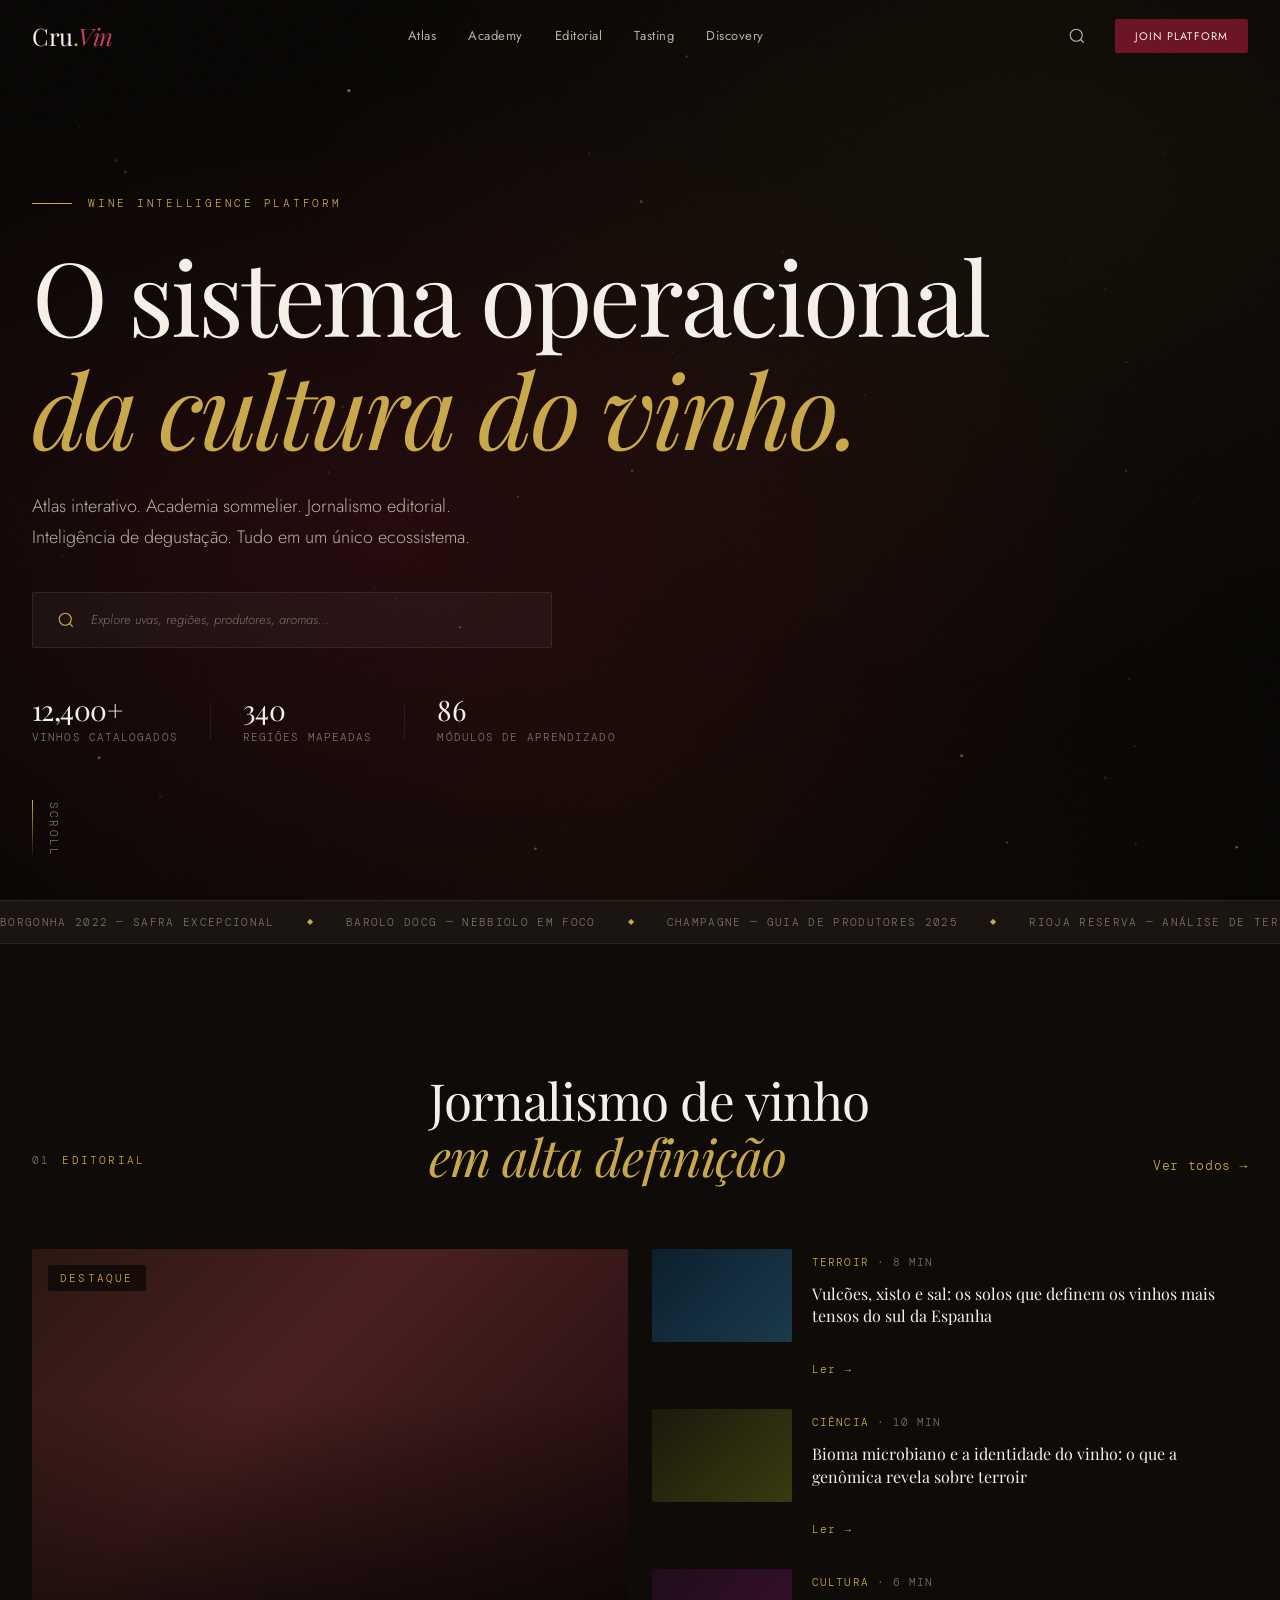
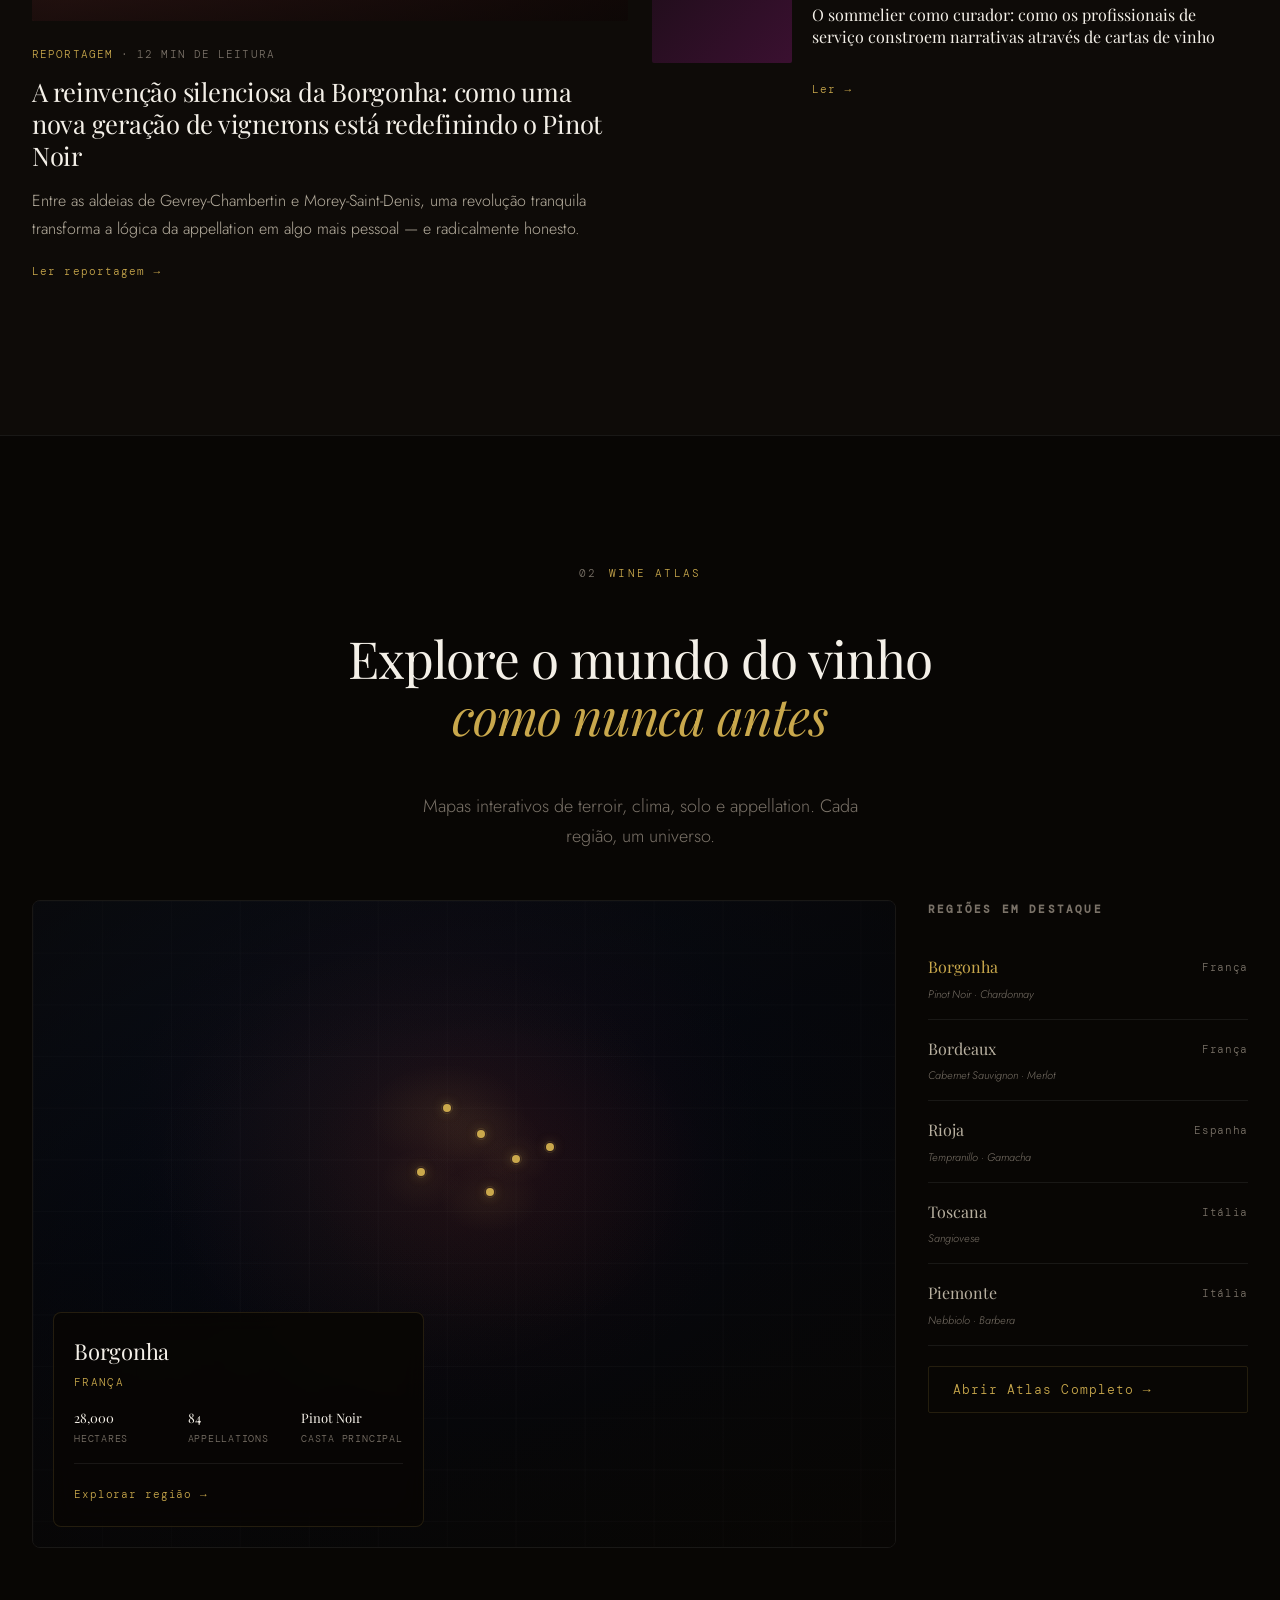
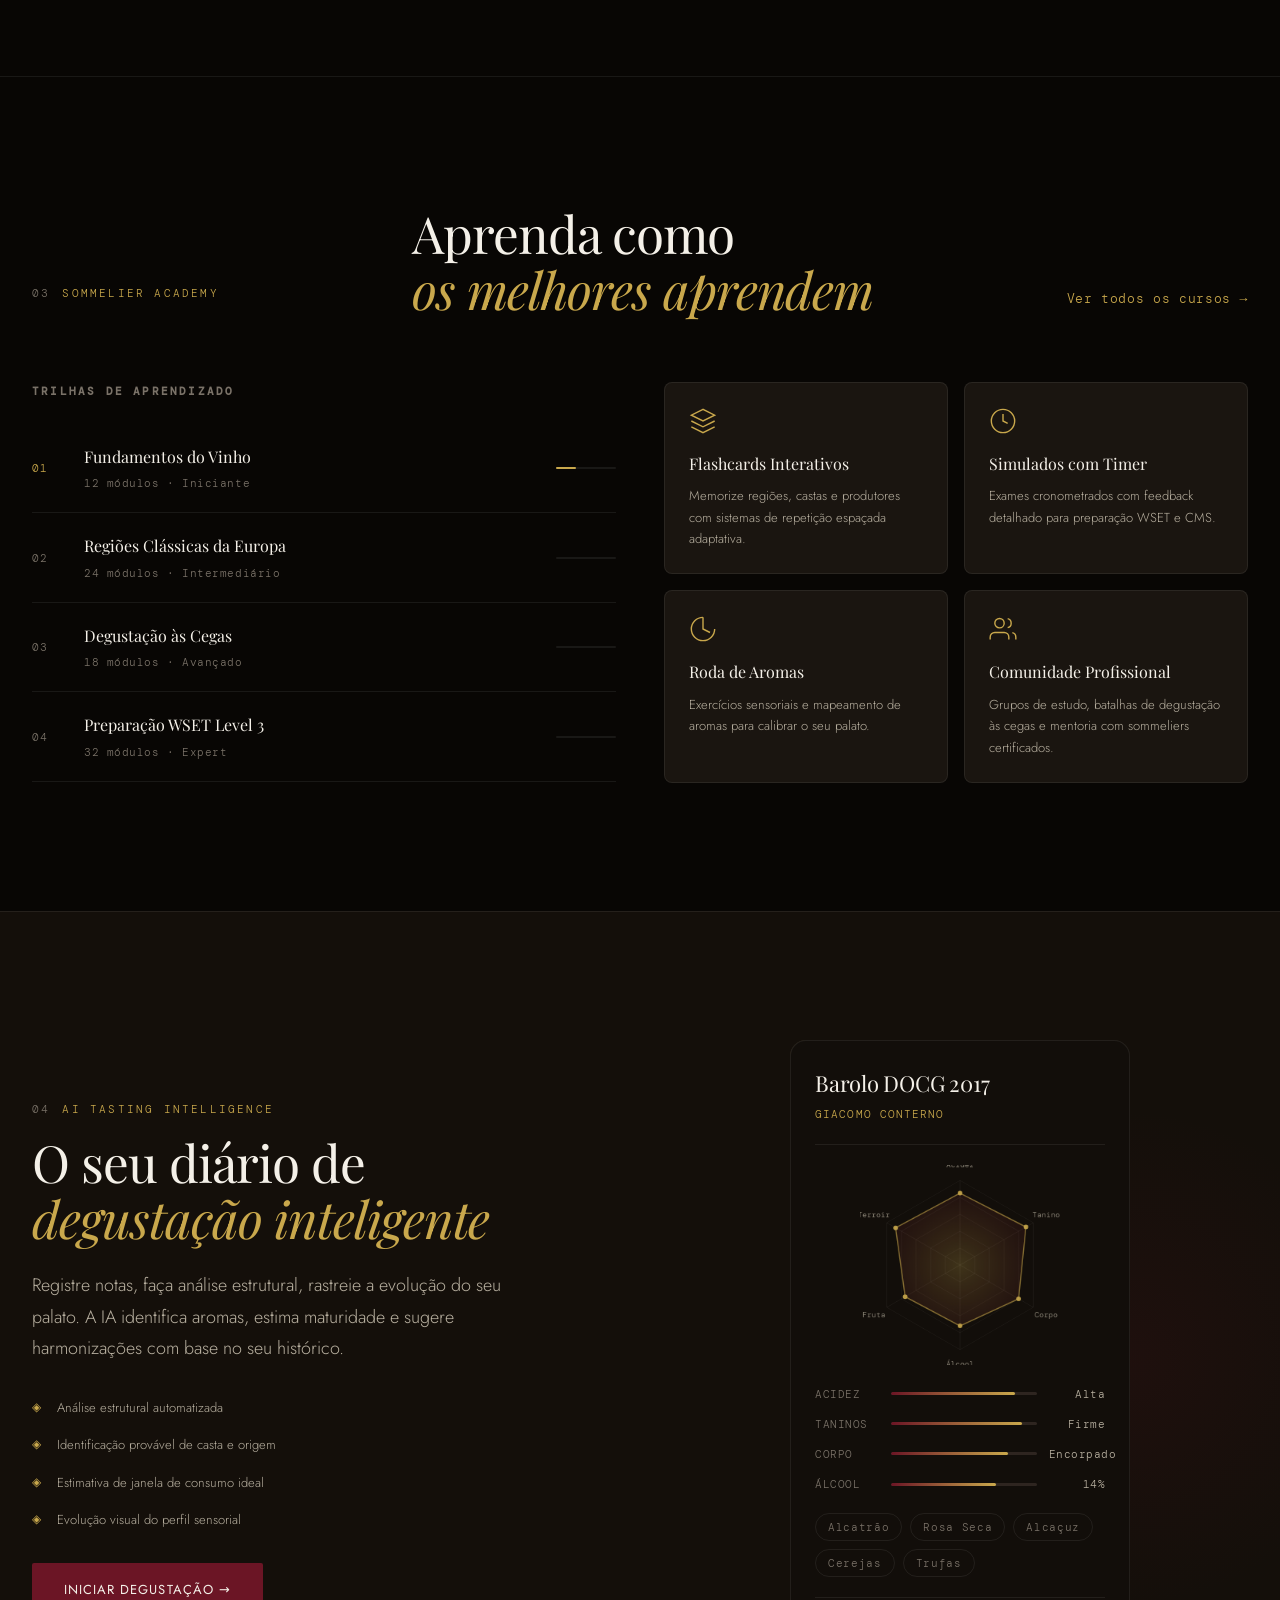
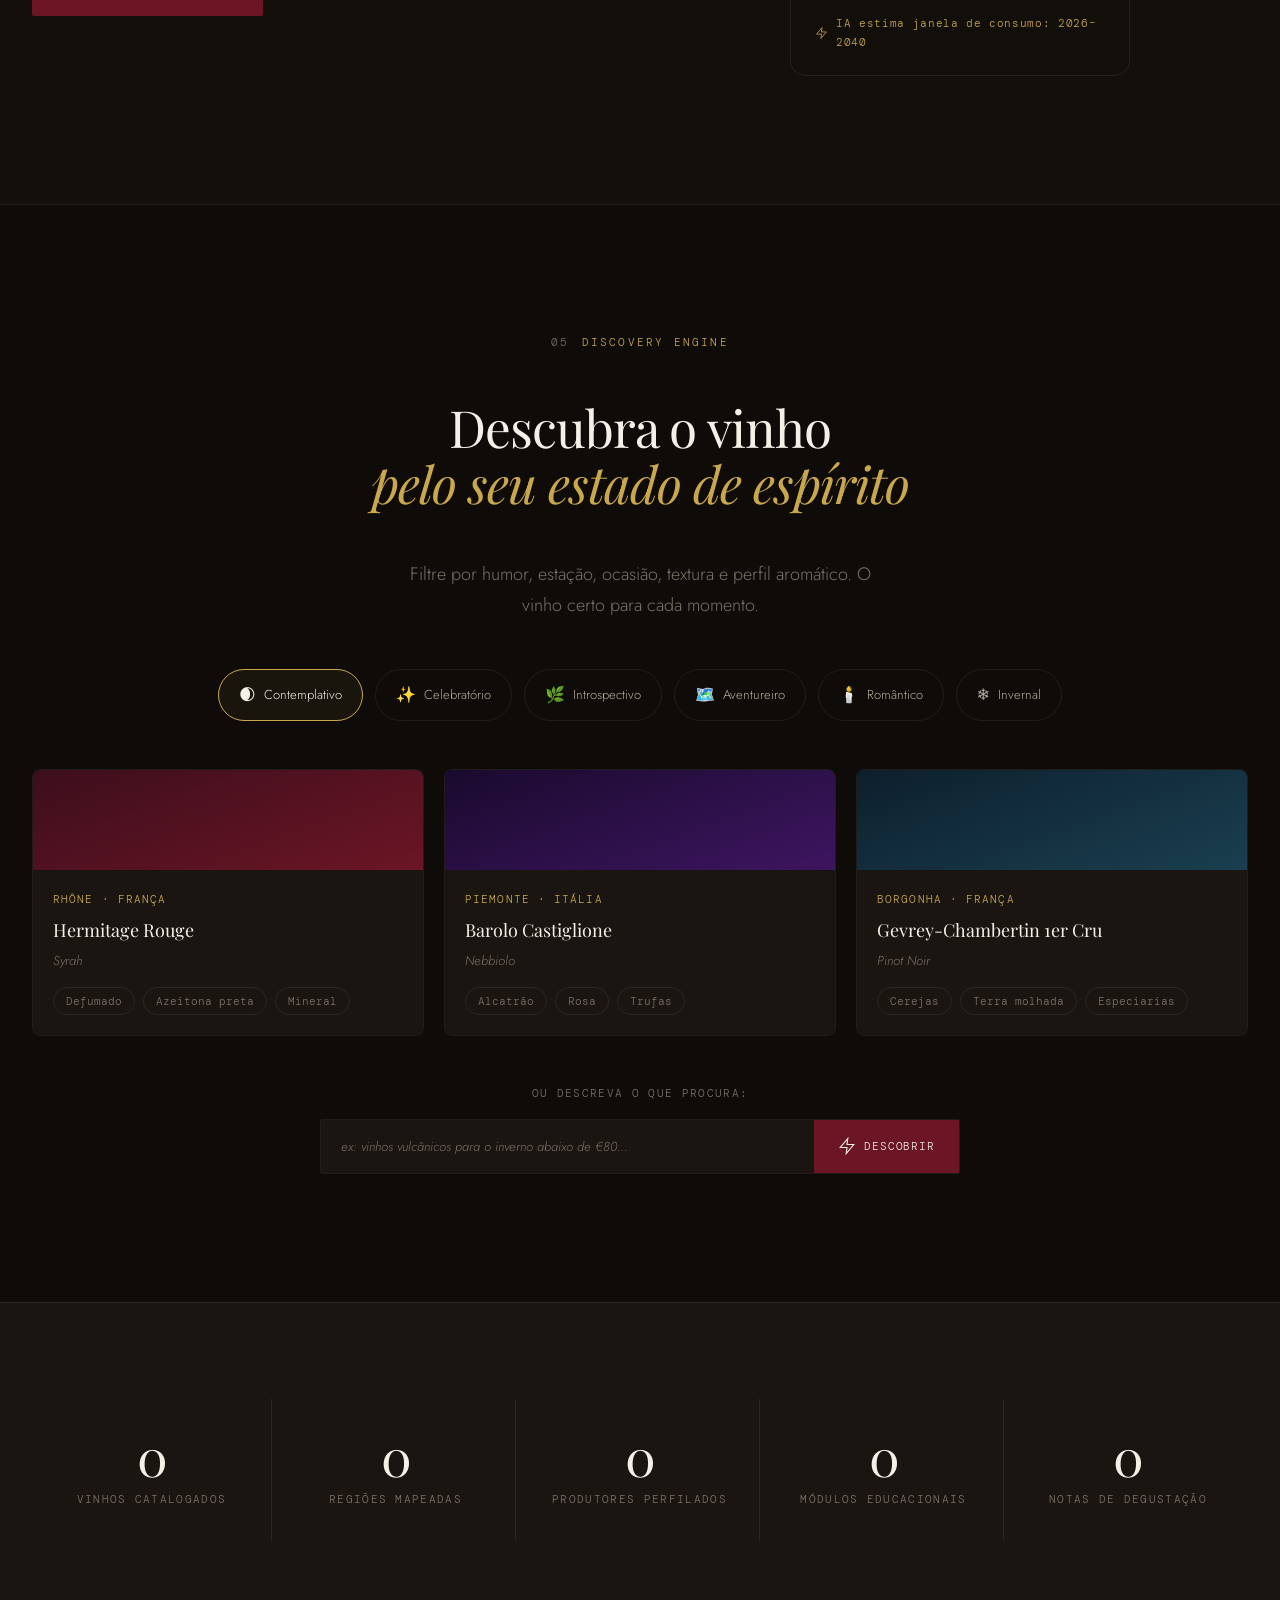
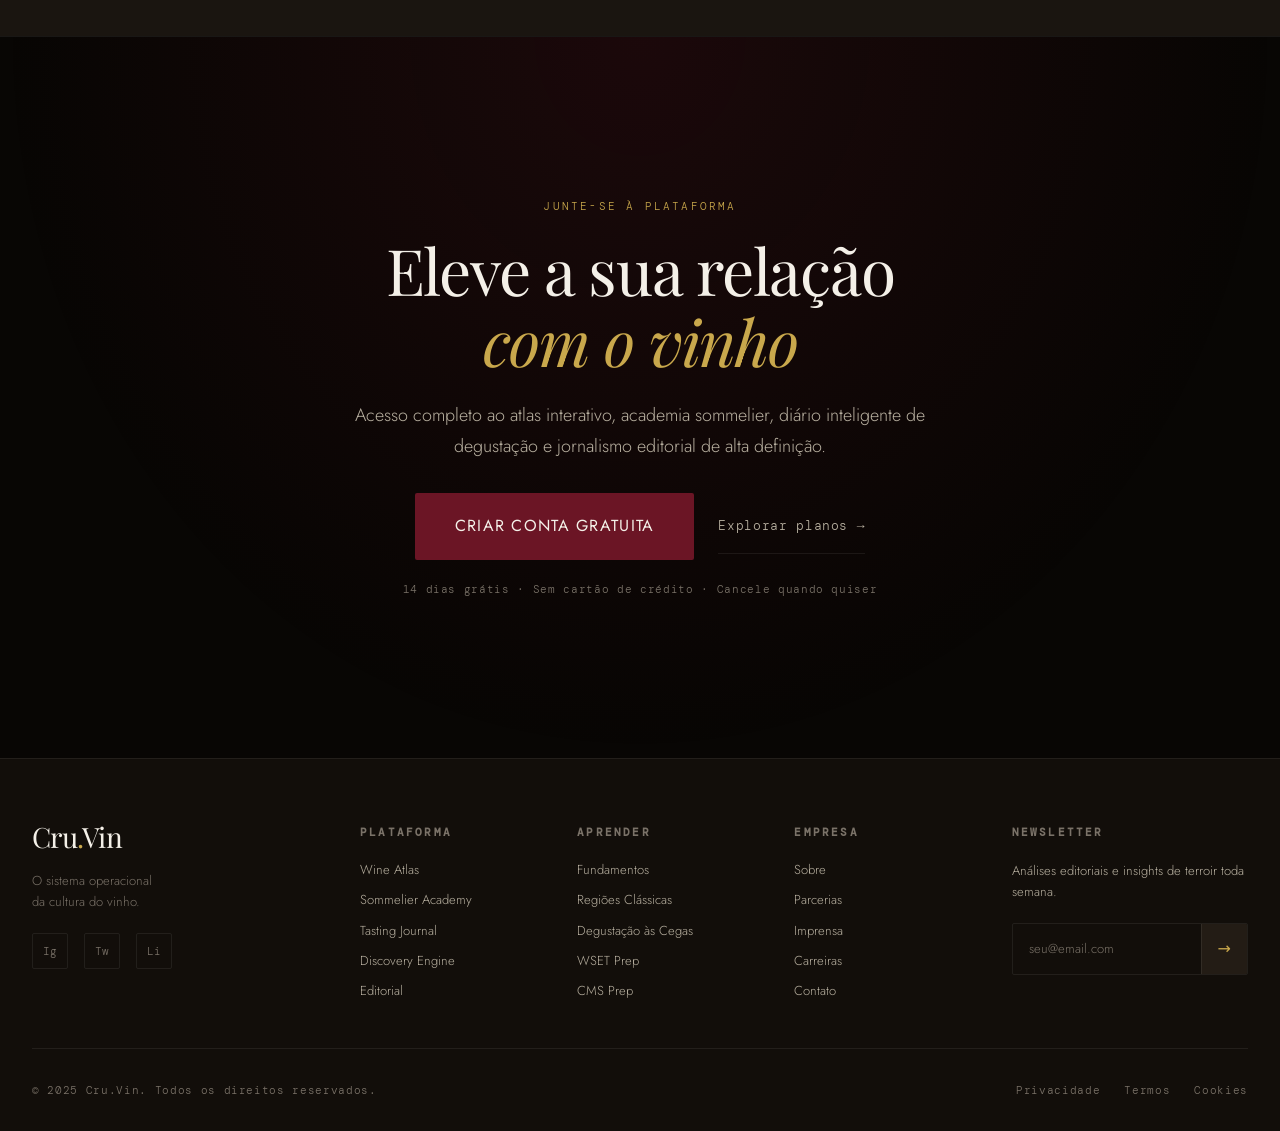
<file: index.html>
<!DOCTYPE html>
<html lang="pt">
<head>
  <meta charset="UTF-8" />
  <meta name="viewport" content="width=device-width, initial-scale=1.0" />
  <title>Cru.Vin — Wine Intelligence Platform</title>
  <meta name="description" content="The definitive operating system for modern wine culture. Education, tasting intelligence, and wine discovery." />

  <!-- Fonts -->
  <link rel="preconnect" href="https://fonts.googleapis.com" />
  <link rel="preconnect" href="https://fonts.gstatic.com" crossorigin />
  <link href="https://fonts.googleapis.com/css2?family=Cormorant+Garamond:ital,wght@0,300;0,400;0,500;0,600;1,300;1,400;1,500&family=Neue+Haas+Grotesk+Display+Pro:wght@400;500;700&family=DM+Mono:wght@300;400&display=swap" rel="stylesheet" />
  <link href="https://fonts.googleapis.com/css2?family=Playfair+Display:ital,wght@0,400;0,700;0,900;1,400;1,700&family=Jost:wght@200;300;400;500&family=DM+Mono:ital,wght@0,300;1,300&display=swap" rel="stylesheet" />

  <!-- Styles -->
  <link rel="stylesheet" href="css/reset.css" />
  <link rel="stylesheet" href="css/tokens.css" />
  <link rel="stylesheet" href="css/layout.css" />
  <link rel="stylesheet" href="css/nav.css" />
  <link rel="stylesheet" href="css/hero.css" />
  <link rel="stylesheet" href="css/sections.css" />
  <link rel="stylesheet" href="css/cards.css" />
  <link rel="stylesheet" href="css/atlas.css" />
  <link rel="stylesheet" href="css/tasting.css" />
  <link rel="stylesheet" href="css/footer.css" />
  <link rel="stylesheet" href="css/animations.css" />
</head>
<body class="theme-dark">

  <!-- ═══════════════════════════════════════
       NAVIGATION
  ════════════════════════════════════════ -->
  <header id="site-nav" class="nav" role="banner">
    <div class="nav__inner">
      <a href="/" class="nav__logo" aria-label="Cru.Vin Home">
        <span class="nav__logo-cru">Cru</span><span class="nav__logo-dot">.</span><span class="nav__logo-vin">Vin</span>
      </a>

      <nav class="nav__links" role="navigation" aria-label="Main navigation">
        <a href="#atlas" class="nav__link">Atlas</a>
        <a href="#education" class="nav__link">Academy</a>
        <a href="#editorial" class="nav__link">Editorial</a>
        <a href="#tasting" class="nav__link">Tasting</a>
        <a href="#discovery" class="nav__link">Discovery</a>
      </nav>

      <div class="nav__actions">
        <button class="nav__search-btn" id="search-trigger" aria-label="Open search">
          <svg width="18" height="18" viewBox="0 0 24 24" fill="none" stroke="currentColor" stroke-width="1.5"><circle cx="11" cy="11" r="8"/><path d="m21 21-4.35-4.35"/></svg>
        </button>
        <a href="#" class="nav__cta">Join Platform</a>
        <button class="nav__hamburger" id="nav-toggle" aria-label="Toggle menu">
          <span></span><span></span>
        </button>
      </div>
    </div>

    <!-- Mobile menu -->
    <div class="nav__mobile" id="nav-mobile">
      <a href="#atlas">Atlas</a>
      <a href="#education">Academy</a>
      <a href="#editorial">Editorial</a>
      <a href="#tasting">Tasting</a>
      <a href="#discovery">Discovery</a>
      <a href="#" class="btn-primary">Join Platform</a>
    </div>
  </header>

  <!-- Global Search Overlay -->
  <div class="search-overlay" id="search-overlay" role="dialog" aria-modal="true" aria-label="Search">
    <div class="search-overlay__inner">
      <button class="search-overlay__close" id="search-close" aria-label="Close search">
        <svg width="24" height="24" viewBox="0 0 24 24" fill="none" stroke="currentColor" stroke-width="1.5"><path d="M18 6 6 18M6 6l12 12"/></svg>
      </button>
      <div class="search-overlay__input-wrap">
        <svg class="search-overlay__icon" width="22" height="22" viewBox="0 0 24 24" fill="none" stroke="currentColor" stroke-width="1.5"><circle cx="11" cy="11" r="8"/><path d="m21 21-4.35-4.35"/></svg>
        <input type="text" class="search-overlay__input" id="search-input" placeholder="Busque uvas, regiões, produtores, aromas…" autocomplete="off" />
      </div>
      <div class="search-overlay__suggestions">
        <p class="search-overlay__label">Sugestões populares</p>
        <div class="search-overlay__tags">
          <span class="search-tag">Borgonha</span>
          <span class="search-tag">Nebbiolo</span>
          <span class="search-tag">Barolo 2019</span>
          <span class="search-tag">Chenin Blanc</span>
          <span class="search-tag">Champagne</span>
          <span class="search-tag">Wines for autumn</span>
          <span class="search-tag">Volcanic reds</span>
          <span class="search-tag">Natural wine</span>
        </div>
      </div>
    </div>
  </div>

  <main id="main-content">

    <!-- ═══════════════════════════════════════
         HERO
    ════════════════════════════════════════ -->
    <section class="hero" id="hero" aria-label="Hero">
      <div class="hero__canvas" id="hero-canvas"></div>
      <div class="hero__grain"></div>

      <div class="hero__content">
        <div class="hero__eyebrow" data-reveal>
          <span class="hero__eyebrow-line"></span>
          <span>Wine Intelligence Platform</span>
        </div>

        <h1 class="hero__title" data-reveal>
          <span class="hero__title-line">O sistema operacional</span>
          <span class="hero__title-line hero__title-italic">da cultura do vinho.</span>
        </h1>

        <p class="hero__subtitle" data-reveal>
          Atlas interativo. Academia sommelier. Jornalismo editorial.<br />
          Inteligência de degustação. Tudo em um único ecossistema.
        </p>

        <div class="hero__search-wrap" data-reveal>
          <div class="hero__search" id="hero-search-trigger">
            <svg width="18" height="18" viewBox="0 0 24 24" fill="none" stroke="currentColor" stroke-width="1.5"><circle cx="11" cy="11" r="8"/><path d="m21 21-4.35-4.35"/></svg>
            <span>Explore uvas, regiões, produtores, aromas…</span>
          </div>
        </div>

        <div class="hero__stats" data-reveal>
          <div class="hero__stat">
            <span class="hero__stat-value">12,400+</span>
            <span class="hero__stat-label">Vinhos catalogados</span>
          </div>
          <div class="hero__stat-divider"></div>
          <div class="hero__stat">
            <span class="hero__stat-value">340</span>
            <span class="hero__stat-label">Regiões mapeadas</span>
          </div>
          <div class="hero__stat-divider"></div>
          <div class="hero__stat">
            <span class="hero__stat-value">86</span>
            <span class="hero__stat-label">Módulos de aprendizado</span>
          </div>
        </div>
      </div>

      <div class="hero__scroll-indicator" aria-hidden="true">
        <span>Scroll</span>
        <div class="hero__scroll-line"></div>
      </div>
    </section>

    <!-- ═══════════════════════════════════════
         TICKER
    ════════════════════════════════════════ -->
    <div class="ticker" aria-hidden="true">
      <div class="ticker__track" id="ticker-track">
        <span>Borgonha 2022 — Safra excepcional</span>
        <span class="ticker__dot">◆</span>
        <span>Barolo DOCG — Nebbiolo em foco</span>
        <span class="ticker__dot">◆</span>
        <span>Champagne — Guia de produtores 2025</span>
        <span class="ticker__dot">◆</span>
        <span>Rioja Reserva — Análise de terroir</span>
        <span class="ticker__dot">◆</span>
        <span>Priorat — Vinhos vulcânicos</span>
        <span class="ticker__dot">◆</span>
        <span>Napa Valley Cabernet — Safra 2021</span>
        <span class="ticker__dot">◆</span>
        <span>Loire Valley — Chenin Blanc masterclass</span>
        <span class="ticker__dot">◆</span>
        <span>Borgonha 2022 — Safra excepcional</span>
        <span class="ticker__dot">◆</span>
        <span>Barolo DOCG — Nebbiolo em foco</span>
        <span class="ticker__dot">◆</span>
        <span>Champagne — Guia de produtores 2025</span>
        <span class="ticker__dot">◆</span>
        <span>Rioja Reserva — Análise de terroir</span>
        <span class="ticker__dot">◆</span>
        <span>Priorat — Vinhos vulcânicos</span>
        <span class="ticker__dot">◆</span>
      </div>
    </div>

    <!-- ═══════════════════════════════════════
         EDITORIAL STORIES
    ════════════════════════════════════════ -->
    <section class="section section--editorial" id="editorial" aria-label="Editorial Stories">
      <div class="container">
        <div class="section__header">
          <div class="section__eyebrow">
            <span class="section__eyebrow-num">01</span>
            <span>Editorial</span>
          </div>
          <h2 class="section__title">Jornalismo de vinho<br /><em>em alta definição</em></h2>
          <a href="#" class="section__link">Ver todos →</a>
        </div>

        <div class="editorial-grid">
          <!-- Feature story -->
          <article class="editorial-feature" data-reveal>
            <div class="editorial-feature__image">
              <div class="editorial-feature__image-inner" style="background: linear-gradient(135deg, #2c1810 0%, #4a2020 40%, #1a0a0a 100%);">
                <div class="editorial-feature__overlay"></div>
                <div class="editorial-feature__label">Destaque</div>
              </div>
            </div>
            <div class="editorial-feature__content">
              <div class="article-meta">
                <span class="article-meta__category">Reportagem</span>
                <span class="article-meta__divider">·</span>
                <span class="article-meta__time">12 min de leitura</span>
              </div>
              <h3 class="editorial-feature__title">A reinvenção silenciosa da Borgonha: como uma nova geração de vignerons está redefinindo o Pinot Noir</h3>
              <p class="editorial-feature__excerpt">Entre as aldeias de Gevrey-Chambertin e Morey-Saint-Denis, uma revolução tranquila transforma a lógica da appellation em algo mais pessoal — e radicalmente honesto.</p>
              <a href="#" class="article-readmore">Ler reportagem →</a>
            </div>
          </article>

          <!-- Side stories -->
          <div class="editorial-side">
            <article class="editorial-card" data-reveal>
              <div class="editorial-card__image" style="background: linear-gradient(135deg, #0d1f2d 0%, #1a3a4a 100%);"></div>
              <div class="editorial-card__content">
                <div class="article-meta">
                  <span class="article-meta__category">Terroir</span>
                  <span class="article-meta__divider">·</span>
                  <span class="article-meta__time">8 min</span>
                </div>
                <h4 class="editorial-card__title">Vulcões, xisto e sal: os solos que definem os vinhos mais tensos do sul da Espanha</h4>
                <a href="#" class="article-readmore">Ler →</a>
              </div>
            </article>

            <article class="editorial-card" data-reveal>
              <div class="editorial-card__image" style="background: linear-gradient(135deg, #1a1a0d 0%, #3a3a10 100%);"></div>
              <div class="editorial-card__content">
                <div class="article-meta">
                  <span class="article-meta__category">Ciência</span>
                  <span class="article-meta__divider">·</span>
                  <span class="article-meta__time">10 min</span>
                </div>
                <h4 class="editorial-card__title">Bioma microbiano e a identidade do vinho: o que a genômica revela sobre terroir</h4>
                <a href="#" class="article-readmore">Ler →</a>
              </div>
            </article>

            <article class="editorial-card" data-reveal>
              <div class="editorial-card__image" style="background: linear-gradient(135deg, #1f0d1a 0%, #3a1030 100%);"></div>
              <div class="editorial-card__content">
                <div class="article-meta">
                  <span class="article-meta__category">Cultura</span>
                  <span class="article-meta__divider">·</span>
                  <span class="article-meta__time">6 min</span>
                </div>
                <h4 class="editorial-card__title">O sommelier como curador: como os profissionais de serviço constroem narrativas através de cartas de vinho</h4>
                <a href="#" class="article-readmore">Ler →</a>
              </div>
            </article>
          </div>
        </div>
      </div>
    </section>

    <!-- ═══════════════════════════════════════
         WINE ATLAS PREVIEW
    ════════════════════════════════════════ -->
    <section class="section section--atlas" id="atlas" aria-label="Wine Atlas">
      <div class="container">
        <div class="section__header section__header--centered">
          <div class="section__eyebrow">
            <span class="section__eyebrow-num">02</span>
            <span>Wine Atlas</span>
          </div>
          <h2 class="section__title section__title--center">Explore o mundo do vinho<br /><em>como nunca antes</em></h2>
          <p class="section__subtitle">Mapas interativos de terroir, clima, solo e appellation. Cada região, um universo.</p>
        </div>

        <div class="atlas-preview" data-reveal>
          <div class="atlas-map" id="atlas-map">
            <div class="atlas-map__bg"></div>
            <div class="atlas-map__overlay"></div>

            <!-- Map pins -->
            <div class="atlas-pin" style="left: 48%; top: 32%;" data-region="Borgonha">
              <div class="atlas-pin__dot"></div>
              <div class="atlas-pin__label">Borgonha</div>
            </div>
            <div class="atlas-pin" style="left: 52%; top: 36%;" data-region="Bordeaux">
              <div class="atlas-pin__dot"></div>
              <div class="atlas-pin__label">Bordeaux</div>
            </div>
            <div class="atlas-pin" style="left: 45%; top: 42%;" data-region="Rioja">
              <div class="atlas-pin__dot"></div>
              <div class="atlas-pin__label">Rioja</div>
            </div>
            <div class="atlas-pin" style="left: 53%; top: 45%;" data-region="Toscana">
              <div class="atlas-pin__dot"></div>
              <div class="atlas-pin__label">Toscana</div>
            </div>
            <div class="atlas-pin" style="left: 56%; top: 40%;" data-region="Piemonte">
              <div class="atlas-pin__dot"></div>
              <div class="atlas-pin__label">Piemonte</div>
            </div>
            <div class="atlas-pin" style="left: 60%; top: 38%;" data-region="Tokaj">
              <div class="atlas-pin__dot"></div>
              <div class="atlas-pin__label">Tokaj</div>
            </div>

            <!-- Region info panel -->
            <div class="atlas-info" id="atlas-info">
              <div class="atlas-info__header">
                <span class="atlas-info__region" id="atlas-region-name">Borgonha</span>
                <span class="atlas-info__country">França</span>
              </div>
              <div class="atlas-info__stats">
                <div class="atlas-info__stat">
                  <span class="atlas-info__stat-val">28,000</span>
                  <span class="atlas-info__stat-lbl">hectares</span>
                </div>
                <div class="atlas-info__stat">
                  <span class="atlas-info__stat-val">84</span>
                  <span class="atlas-info__stat-lbl">appellations</span>
                </div>
                <div class="atlas-info__stat">
                  <span class="atlas-info__stat-val">Pinot Noir</span>
                  <span class="atlas-info__stat-lbl">casta principal</span>
                </div>
              </div>
              <a href="#" class="atlas-info__link">Explorar região →</a>
            </div>
          </div>

          <div class="atlas-regions">
            <h3 class="atlas-regions__title">Regiões em destaque</h3>
            <ul class="atlas-regions__list" id="atlas-regions-list">
              <li class="atlas-region-item active" data-region="Borgonha">
                <span class="atlas-region-item__name">Borgonha</span>
                <span class="atlas-region-item__country">França</span>
                <span class="atlas-region-item__grape">Pinot Noir · Chardonnay</span>
              </li>
              <li class="atlas-region-item" data-region="Bordeaux">
                <span class="atlas-region-item__name">Bordeaux</span>
                <span class="atlas-region-item__country">França</span>
                <span class="atlas-region-item__grape">Cabernet Sauvignon · Merlot</span>
              </li>
              <li class="atlas-region-item" data-region="Rioja">
                <span class="atlas-region-item__name">Rioja</span>
                <span class="atlas-region-item__country">Espanha</span>
                <span class="atlas-region-item__grape">Tempranillo · Garnacha</span>
              </li>
              <li class="atlas-region-item" data-region="Toscana">
                <span class="atlas-region-item__name">Toscana</span>
                <span class="atlas-region-item__country">Itália</span>
                <span class="atlas-region-item__grape">Sangiovese</span>
              </li>
              <li class="atlas-region-item" data-region="Piemonte">
                <span class="atlas-region-item__name">Piemonte</span>
                <span class="atlas-region-item__country">Itália</span>
                <span class="atlas-region-item__grape">Nebbiolo · Barbera</span>
              </li>
            </ul>
            <a href="#" class="btn-secondary">Abrir Atlas Completo →</a>
          </div>
        </div>
      </div>
    </section>

    <!-- ═══════════════════════════════════════
         SOMMELIER ACADEMY
    ════════════════════════════════════════ -->
    <section class="section section--academy" id="education" aria-label="Sommelier Academy">
      <div class="container">
        <div class="section__header">
          <div class="section__eyebrow">
            <span class="section__eyebrow-num">03</span>
            <span>Sommelier Academy</span>
          </div>
          <h2 class="section__title">Aprenda como<br /><em>os melhores aprendem</em></h2>
          <a href="#" class="section__link">Ver todos os cursos →</a>
        </div>

        <div class="academy-grid">
          <div class="academy-paths" data-reveal>
            <h3 class="academy-paths__title">Trilhas de aprendizado</h3>
            <div class="path-list">
              <div class="path-item path-item--active">
                <div class="path-item__num">01</div>
                <div class="path-item__content">
                  <strong>Fundamentos do Vinho</strong>
                  <span>12 módulos · Iniciante</span>
                </div>
                <div class="path-item__progress">
                  <div class="path-item__bar" style="--progress: 0%"></div>
                </div>
              </div>
              <div class="path-item">
                <div class="path-item__num">02</div>
                <div class="path-item__content">
                  <strong>Regiões Clássicas da Europa</strong>
                  <span>24 módulos · Intermediário</span>
                </div>
                <div class="path-item__progress">
                  <div class="path-item__bar" style="--progress: 0%"></div>
                </div>
              </div>
              <div class="path-item">
                <div class="path-item__num">03</div>
                <div class="path-item__content">
                  <strong>Degustação às Cegas</strong>
                  <span>18 módulos · Avançado</span>
                </div>
                <div class="path-item__progress">
                  <div class="path-item__bar" style="--progress: 0%"></div>
                </div>
              </div>
              <div class="path-item">
                <div class="path-item__num">04</div>
                <div class="path-item__content">
                  <strong>Preparação WSET Level 3</strong>
                  <span>32 módulos · Expert</span>
                </div>
                <div class="path-item__progress">
                  <div class="path-item__bar" style="--progress: 0%"></div>
                </div>
              </div>
            </div>
          </div>

          <div class="academy-features" data-reveal>
            <div class="academy-feature-card">
              <div class="academy-feature-card__icon">
                <svg width="28" height="28" viewBox="0 0 24 24" fill="none" stroke="currentColor" stroke-width="1.2"><path d="M12 2L2 7l10 5 10-5-10-5z"/><path d="M2 17l10 5 10-5"/><path d="M2 12l10 5 10-5"/></svg>
              </div>
              <h4>Flashcards Interativos</h4>
              <p>Memorize regiões, castas e produtores com sistemas de repetição espaçada adaptativa.</p>
            </div>
            <div class="academy-feature-card">
              <div class="academy-feature-card__icon">
                <svg width="28" height="28" viewBox="0 0 24 24" fill="none" stroke="currentColor" stroke-width="1.2"><circle cx="12" cy="12" r="10"/><path d="M12 6v6l4 2"/></svg>
              </div>
              <h4>Simulados com Timer</h4>
              <p>Exames cronometrados com feedback detalhado para preparação WSET e CMS.</p>
            </div>
            <div class="academy-feature-card">
              <div class="academy-feature-card__icon">
                <svg width="28" height="28" viewBox="0 0 24 24" fill="none" stroke="currentColor" stroke-width="1.2"><path d="M12 2a10 10 0 1 0 10 10"/><path d="M12 2v10l6 3"/></svg>
              </div>
              <h4>Roda de Aromas</h4>
              <p>Exercícios sensoriais e mapeamento de aromas para calibrar o seu palato.</p>
            </div>
            <div class="academy-feature-card">
              <div class="academy-feature-card__icon">
                <svg width="28" height="28" viewBox="0 0 24 24" fill="none" stroke="currentColor" stroke-width="1.2"><path d="M17 21v-2a4 4 0 0 0-4-4H5a4 4 0 0 0-4 4v2"/><circle cx="9" cy="7" r="4"/><path d="M23 21v-2a4 4 0 0 0-3-3.87"/><path d="M16 3.13a4 4 0 0 1 0 7.75"/></svg>
              </div>
              <h4>Comunidade Profissional</h4>
              <p>Grupos de estudo, batalhas de degustação às cegas e mentoria com sommeliers certificados.</p>
            </div>
          </div>
        </div>
      </div>
    </section>

    <!-- ═══════════════════════════════════════
         AI TASTING ASSISTANT PREVIEW
    ════════════════════════════════════════ -->
    <section class="section section--tasting" id="tasting" aria-label="AI Tasting Assistant">
      <div class="container">
        <div class="tasting-split" data-reveal>
          <div class="tasting-split__content">
            <div class="section__eyebrow">
              <span class="section__eyebrow-num">04</span>
              <span>AI Tasting Intelligence</span>
            </div>
            <h2 class="section__title">O seu diário de<br /><em>degustação inteligente</em></h2>
            <p class="tasting-split__text">
              Registre notas, faça análise estrutural, rastreie a evolução do seu palato. 
              A IA identifica aromas, estima maturidade e sugere harmonizações com base no seu histórico.
            </p>
            <div class="tasting-features">
              <div class="tasting-feature">
                <span class="tasting-feature__icon">◈</span>
                <span>Análise estrutural automatizada</span>
              </div>
              <div class="tasting-feature">
                <span class="tasting-feature__icon">◈</span>
                <span>Identificação provável de casta e origem</span>
              </div>
              <div class="tasting-feature">
                <span class="tasting-feature__icon">◈</span>
                <span>Estimativa de janela de consumo ideal</span>
              </div>
              <div class="tasting-feature">
                <span class="tasting-feature__icon">◈</span>
                <span>Evolução visual do perfil sensorial</span>
              </div>
            </div>
            <a href="#" class="btn-primary">Iniciar Degustação →</a>
          </div>

          <div class="tasting-split__visual">
            <div class="tasting-card">
              <div class="tasting-card__header">
                <span class="tasting-card__wine">Barolo DOCG 2017</span>
                <span class="tasting-card__producer">Giacomo Conterno</span>
              </div>

              <div class="tasting-radar" id="tasting-radar">
                <canvas id="radar-canvas" width="260" height="260"></canvas>
              </div>

              <div class="tasting-card__notes">
                <div class="tasting-note-row">
                  <span class="tasting-note-row__label">Acidez</span>
                  <div class="tasting-note-row__bar">
                    <div class="tasting-note-row__fill" style="--val: 85%"></div>
                  </div>
                  <span class="tasting-note-row__val">Alta</span>
                </div>
                <div class="tasting-note-row">
                  <span class="tasting-note-row__label">Taninos</span>
                  <div class="tasting-note-row__bar">
                    <div class="tasting-note-row__fill" style="--val: 90%"></div>
                  </div>
                  <span class="tasting-note-row__val">Firme</span>
                </div>
                <div class="tasting-note-row">
                  <span class="tasting-note-row__label">Corpo</span>
                  <div class="tasting-note-row__bar">
                    <div class="tasting-note-row__fill" style="--val: 80%"></div>
                  </div>
                  <span class="tasting-note-row__val">Encorpado</span>
                </div>
                <div class="tasting-note-row">
                  <span class="tasting-note-row__label">Álcool</span>
                  <div class="tasting-note-row__bar">
                    <div class="tasting-note-row__fill" style="--val: 72%"></div>
                  </div>
                  <span class="tasting-note-row__val">14%</span>
                </div>
              </div>

              <div class="tasting-card__aromas">
                <span>Alcatrão</span><span>Rosa Seca</span><span>Alcaçuz</span><span>Cerejas</span><span>Trufas</span>
              </div>

              <div class="tasting-card__ai">
                <svg width="14" height="14" viewBox="0 0 24 24" fill="none" stroke="currentColor" stroke-width="1.5"><polygon points="13 2 3 14 12 14 11 22 21 10 12 10 13 2"/></svg>
                <span>IA estima janela de consumo: 2026–2040</span>
              </div>
            </div>
          </div>
        </div>
      </div>
    </section>

    <!-- ═══════════════════════════════════════
         DISCOVERY ENGINE
    ════════════════════════════════════════ -->
    <section class="section section--discovery" id="discovery" aria-label="Wine Discovery">
      <div class="container">
        <div class="section__header section__header--centered">
          <div class="section__eyebrow">
            <span class="section__eyebrow-num">05</span>
            <span>Discovery Engine</span>
          </div>
          <h2 class="section__title section__title--center">Descubra o vinho<br /><em>pelo seu estado de espírito</em></h2>
          <p class="section__subtitle">Filtre por humor, estação, ocasião, textura e perfil aromático. O vinho certo para cada momento.</p>
        </div>

        <div class="discovery-moods" data-reveal>
          <button class="mood-btn mood-btn--active" data-mood="contemplativo">
            <span class="mood-btn__icon">🌒</span>
            <span>Contemplativo</span>
          </button>
          <button class="mood-btn" data-mood="celebratorio">
            <span class="mood-btn__icon">✨</span>
            <span>Celebratório</span>
          </button>
          <button class="mood-btn" data-mood="introspectivo">
            <span class="mood-btn__icon">🌿</span>
            <span>Introspectivo</span>
          </button>
          <button class="mood-btn" data-mood="aventureiro">
            <span class="mood-btn__icon">🗺️</span>
            <span>Aventureiro</span>
          </button>
          <button class="mood-btn" data-mood="romantico">
            <span class="mood-btn__icon">🕯️</span>
            <span>Romântico</span>
          </button>
          <button class="mood-btn" data-mood="invernal">
            <span class="mood-btn__icon">❄️</span>
            <span>Invernal</span>
          </button>
        </div>

        <div class="discovery-results" id="discovery-results" data-reveal>
          <div class="discovery-result-card">
            <div class="discovery-result-card__color" style="background: linear-gradient(160deg, #3d0e1c, #6b1525);"></div>
            <div class="discovery-result-card__body">
              <div class="discovery-result-card__region">Rhône · França</div>
              <h4 class="discovery-result-card__wine">Hermitage Rouge</h4>
              <p class="discovery-result-card__grape">Syrah</p>
              <div class="discovery-result-card__tags">
                <span>Defumado</span><span>Azeitona preta</span><span>Mineral</span>
              </div>
            </div>
          </div>
          <div class="discovery-result-card">
            <div class="discovery-result-card__color" style="background: linear-gradient(160deg, #1a0a2e, #3d1560);"></div>
            <div class="discovery-result-card__body">
              <div class="discovery-result-card__region">Piemonte · Itália</div>
              <h4 class="discovery-result-card__wine">Barolo Castiglione</h4>
              <p class="discovery-result-card__grape">Nebbiolo</p>
              <div class="discovery-result-card__tags">
                <span>Alcatrão</span><span>Rosa</span><span>Trufas</span>
              </div>
            </div>
          </div>
          <div class="discovery-result-card">
            <div class="discovery-result-card__color" style="background: linear-gradient(160deg, #0d1f2d, #1a3f50);"></div>
            <div class="discovery-result-card__body">
              <div class="discovery-result-card__region">Borgonha · França</div>
              <h4 class="discovery-result-card__wine">Gevrey-Chambertin 1er Cru</h4>
              <p class="discovery-result-card__grape">Pinot Noir</p>
              <div class="discovery-result-card__tags">
                <span>Cerejas</span><span>Terra molhada</span><span>Especiarias</span>
              </div>
            </div>
          </div>
        </div>

        <div class="discovery-prompt" data-reveal>
          <p class="discovery-prompt__label">Ou descreva o que procura:</p>
          <div class="discovery-prompt__input-wrap">
            <input type="text" class="discovery-prompt__input" placeholder="ex: vinhos vulcânicos para o inverno abaixo de €80…" />
            <button class="discovery-prompt__btn">
              <svg width="18" height="18" viewBox="0 0 24 24" fill="none" stroke="currentColor" stroke-width="1.5"><polygon points="13 2 3 14 12 14 11 22 21 10 12 10 13 2"/></svg>
              Descobrir
            </button>
          </div>
        </div>
      </div>
    </section>

    <!-- ═══════════════════════════════════════
         PLATFORM NUMBERS
    ════════════════════════════════════════ -->
    <section class="section section--numbers" aria-label="Platform numbers">
      <div class="container">
        <div class="numbers-grid" data-reveal>
          <div class="number-item">
            <span class="number-item__val" data-count="12400">0</span>
            <span class="number-item__label">Vinhos catalogados</span>
          </div>
          <div class="number-item">
            <span class="number-item__val" data-count="340">0</span>
            <span class="number-item__label">Regiões mapeadas</span>
          </div>
          <div class="number-item">
            <span class="number-item__val" data-count="1200">0</span>
            <span class="number-item__label">Produtores perfilados</span>
          </div>
          <div class="number-item">
            <span class="number-item__val" data-count="86">0</span>
            <span class="number-item__label">Módulos educacionais</span>
          </div>
          <div class="number-item">
            <span class="number-item__val" data-count="48000">0</span>
            <span class="number-item__label">Notas de degustação</span>
          </div>
        </div>
      </div>
    </section>

    <!-- ═══════════════════════════════════════
         CTA / JOIN
    ════════════════════════════════════════ -->
    <section class="section section--cta" aria-label="Join Cru.Vin">
      <div class="container">
        <div class="cta-block" data-reveal>
          <div class="cta-block__eyebrow">Junte-se à plataforma</div>
          <h2 class="cta-block__title">Eleve a sua relação<br /><em>com o vinho</em></h2>
          <p class="cta-block__text">Acesso completo ao atlas interativo, academia sommelier, diário inteligente de degustação e jornalismo editorial de alta definição.</p>
          <div class="cta-block__actions">
            <a href="#" class="btn-primary btn-primary--large">Criar conta gratuita</a>
            <a href="#" class="btn-ghost">Explorar planos →</a>
          </div>
          <p class="cta-block__note">14 dias grátis · Sem cartão de crédito · Cancele quando quiser</p>
        </div>
      </div>
    </section>

  </main>

  <!-- ═══════════════════════════════════════
       FOOTER
  ════════════════════════════════════════ -->
  <footer class="footer" role="contentinfo">
    <div class="container">
      <div class="footer__top">
        <div class="footer__brand">
          <a href="/" class="footer__logo">
            <span>Cru</span><span class="footer__logo-dot">.</span><span>Vin</span>
          </a>
          <p class="footer__tagline">O sistema operacional<br />da cultura do vinho.</p>
          <div class="footer__social">
            <a href="#" aria-label="Instagram">Ig</a>
            <a href="#" aria-label="X/Twitter">Tw</a>
            <a href="#" aria-label="LinkedIn">Li</a>
          </div>
        </div>

        <nav class="footer__nav" aria-label="Footer navigation">
          <div class="footer__nav-col">
            <h4>Plataforma</h4>
            <a href="#">Wine Atlas</a>
            <a href="#">Sommelier Academy</a>
            <a href="#">Tasting Journal</a>
            <a href="#">Discovery Engine</a>
            <a href="#">Editorial</a>
          </div>
          <div class="footer__nav-col">
            <h4>Aprender</h4>
            <a href="#">Fundamentos</a>
            <a href="#">Regiões Clássicas</a>
            <a href="#">Degustação às Cegas</a>
            <a href="#">WSET Prep</a>
            <a href="#">CMS Prep</a>
          </div>
          <div class="footer__nav-col">
            <h4>Empresa</h4>
            <a href="#">Sobre</a>
            <a href="#">Parcerias</a>
            <a href="#">Imprensa</a>
            <a href="#">Carreiras</a>
            <a href="#">Contato</a>
          </div>
          <div class="footer__nav-col">
            <h4>Newsletter</h4>
            <p class="footer__newsletter-text">Análises editoriais e insights de terroir toda semana.</p>
            <div class="footer__newsletter-form">
              <input type="email" placeholder="seu@email.com" />
              <button>→</button>
            </div>
          </div>
        </nav>
      </div>

      <div class="footer__bottom">
        <span class="footer__copy">© 2025 Cru.Vin. Todos os direitos reservados.</span>
        <div class="footer__legal">
          <a href="#">Privacidade</a>
          <a href="#">Termos</a>
          <a href="#">Cookies</a>
        </div>
      </div>
    </div>
  </footer>

  <!-- Scripts -->
  <script src="js/utils.js"></script>
  <script src="js/nav.js"></script>
  <script src="js/hero.js"></script>
  <script src="js/atlas.js"></script>
  <script src="js/tasting.js"></script>
  <script src="js/discovery.js"></script>
  <script src="js/animations.js"></script>
  <script src="js/main.js"></script>
</body>
</html>
</file>
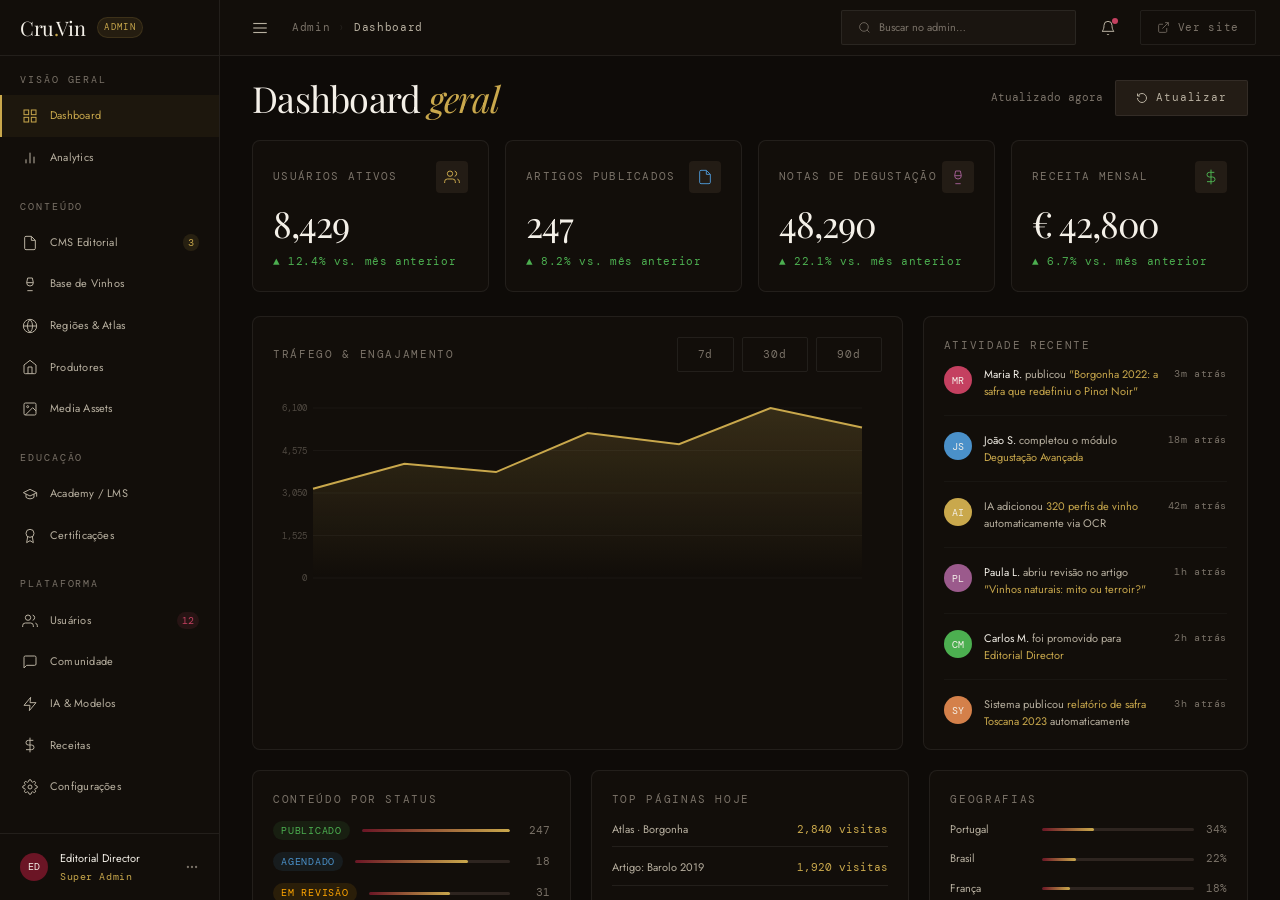
<file: admin.html>
<!DOCTYPE html>
<html lang="pt">
<head>
  <meta charset="UTF-8" />
  <meta name="viewport" content="width=device-width, initial-scale=1.0" />
  <title>Admin — Cru.Vin</title>
  <link rel="preconnect" href="https://fonts.googleapis.com" />
  <link rel="preconnect" href="https://fonts.gstatic.com" crossorigin />
  <link href="https://fonts.googleapis.com/css2?family=Playfair+Display:ital,wght@0,400;0,700;1,400&family=Jost:wght@200;300;400;500&family=DM+Mono:ital,wght@0,300;1,300&display=swap" rel="stylesheet" />
  <link rel="stylesheet" href="css/reset.css" />
  <link rel="stylesheet" href="css/tokens.css" />
  <link rel="stylesheet" href="css/admin.css" />
</head>
<body class="theme-dark admin-body">

  <div class="admin-shell" id="admin-shell">

    <!-- ══════════════ SIDEBAR ══════════════ -->
    <aside class="admin-nav" id="admin-nav">
      <div class="admin-nav__brand">
        <a href="index.html" class="admin-nav__logo">
          <span>Cru</span><span class="admin-nav__logo-dot">.</span><span>Vin</span>
        </a>
        <span class="admin-nav__badge">Admin</span>
      </div>

      <nav class="admin-nav__menu" role="navigation" aria-label="Admin navigation">
        <div class="admin-nav__group">
          <span class="admin-nav__group-label">Visão Geral</span>
          <a href="#" class="admin-nav__item active" data-module="dashboard">
            <svg width="16" height="16" viewBox="0 0 24 24" fill="none" stroke="currentColor" stroke-width="1.5"><rect x="3" y="3" width="7" height="7"/><rect x="14" y="3" width="7" height="7"/><rect x="14" y="14" width="7" height="7"/><rect x="3" y="14" width="7" height="7"/></svg>
            Dashboard
          </a>
          <a href="#" class="admin-nav__item" data-module="analytics">
            <svg width="16" height="16" viewBox="0 0 24 24" fill="none" stroke="currentColor" stroke-width="1.5"><line x1="18" y1="20" x2="18" y2="10"/><line x1="12" y1="20" x2="12" y2="4"/><line x1="6" y1="20" x2="6" y2="14"/></svg>
            Analytics
          </a>
        </div>

        <div class="admin-nav__group">
          <span class="admin-nav__group-label">Conteúdo</span>
          <a href="#" class="admin-nav__item" data-module="cms">
            <svg width="16" height="16" viewBox="0 0 24 24" fill="none" stroke="currentColor" stroke-width="1.5"><path d="M14 2H6a2 2 0 0 0-2 2v16a2 2 0 0 0 2 2h12a2 2 0 0 0 2-2V8z"/><polyline points="14 2 14 8 20 8"/></svg>
            CMS Editorial
            <span class="admin-nav__item-badge" id="badge-cms">3</span>
          </a>
          <a href="#" class="admin-nav__item" data-module="wines">
            <svg width="16" height="16" viewBox="0 0 24 24" fill="none" stroke="currentColor" stroke-width="1.5"><path d="M8 22h8M7 10h10l-1.5-7h-7L7 10zM7 10a5 5 0 0 0 10 0"/></svg>
            Base de Vinhos
          </a>
          <a href="#" class="admin-nav__item" data-module="regions">
            <svg width="16" height="16" viewBox="0 0 24 24" fill="none" stroke="currentColor" stroke-width="1.5"><circle cx="12" cy="12" r="10"/><path d="M2 12h20M12 2a15.3 15.3 0 0 1 4 10 15.3 15.3 0 0 1-4 10 15.3 15.3 0 0 1-4-10 15.3 15.3 0 0 1 4-10z"/></svg>
            Regiões & Atlas
          </a>
          <a href="#" class="admin-nav__item" data-module="producers">
            <svg width="16" height="16" viewBox="0 0 24 24" fill="none" stroke="currentColor" stroke-width="1.5"><path d="M3 9l9-7 9 7v11a2 2 0 0 1-2 2H5a2 2 0 0 1-2-2z"/><polyline points="9 22 9 12 15 12 15 22"/></svg>
            Produtores
          </a>
          <a href="#" class="admin-nav__item" data-module="media">
            <svg width="16" height="16" viewBox="0 0 24 24" fill="none" stroke="currentColor" stroke-width="1.5"><rect x="3" y="3" width="18" height="18" rx="2"/><circle cx="8.5" cy="8.5" r="1.5"/><polyline points="21 15 16 10 5 21"/></svg>
            Media Assets
          </a>
        </div>

        <div class="admin-nav__group">
          <span class="admin-nav__group-label">Educação</span>
          <a href="#" class="admin-nav__item" data-module="lms">
            <svg width="16" height="16" viewBox="0 0 24 24" fill="none" stroke="currentColor" stroke-width="1.5"><path d="M22 10v6M2 10l10-5 10 5-10 5z"/><path d="M6 12v5c3 3 9 3 12 0v-5"/></svg>
            Academy / LMS
          </a>
          <a href="#" class="admin-nav__item" data-module="certifications">
            <svg width="16" height="16" viewBox="0 0 24 24" fill="none" stroke="currentColor" stroke-width="1.5"><circle cx="12" cy="8" r="6"/><path d="M15.477 12.89 17 22l-5-3-5 3 1.523-9.11"/></svg>
            Certificações
          </a>
        </div>

        <div class="admin-nav__group">
          <span class="admin-nav__group-label">Plataforma</span>
          <a href="#" class="admin-nav__item" data-module="users">
            <svg width="16" height="16" viewBox="0 0 24 24" fill="none" stroke="currentColor" stroke-width="1.5"><path d="M17 21v-2a4 4 0 0 0-4-4H5a4 4 0 0 0-4 4v2"/><circle cx="9" cy="7" r="4"/><path d="M23 21v-2a4 4 0 0 0-3-3.87"/><path d="M16 3.13a4 4 0 0 1 0 7.75"/></svg>
            Usuários
            <span class="admin-nav__item-badge admin-nav__item-badge--red" id="badge-users">12</span>
          </a>
          <a href="#" class="admin-nav__item" data-module="community">
            <svg width="16" height="16" viewBox="0 0 24 24" fill="none" stroke="currentColor" stroke-width="1.5"><path d="M21 15a2 2 0 0 1-2 2H7l-4 4V5a2 2 0 0 1 2-2h14a2 2 0 0 1 2 2z"/></svg>
            Comunidade
          </a>
          <a href="#" class="admin-nav__item" data-module="ai">
            <svg width="16" height="16" viewBox="0 0 24 24" fill="none" stroke="currentColor" stroke-width="1.5"><polygon points="13 2 3 14 12 14 11 22 21 10 12 10 13 2"/></svg>
            IA & Modelos
          </a>
          <a href="#" class="admin-nav__item" data-module="revenue">
            <svg width="16" height="16" viewBox="0 0 24 24" fill="none" stroke="currentColor" stroke-width="1.5"><line x1="12" y1="1" x2="12" y2="23"/><path d="M17 5H9.5a3.5 3.5 0 0 0 0 7h5a3.5 3.5 0 0 1 0 7H6"/></svg>
            Receitas
          </a>
          <a href="#" class="admin-nav__item" data-module="settings">
            <svg width="16" height="16" viewBox="0 0 24 24" fill="none" stroke="currentColor" stroke-width="1.5"><circle cx="12" cy="12" r="3"/><path d="M19.4 15a1.65 1.65 0 0 0 .33 1.82l.06.06a2 2 0 0 1-2.83 2.83l-.06-.06a1.65 1.65 0 0 0-1.82-.33 1.65 1.65 0 0 0-1 1.51V21a2 2 0 0 1-4 0v-.09A1.65 1.65 0 0 0 9 19.4a1.65 1.65 0 0 0-1.82.33l-.06.06a2 2 0 0 1-2.83-2.83l.06-.06A1.65 1.65 0 0 0 4.68 15a1.65 1.65 0 0 0-1.51-1H3a2 2 0 0 1 0-4h.09A1.65 1.65 0 0 0 4.6 9a1.65 1.65 0 0 0-.33-1.82l-.06-.06a2 2 0 0 1 2.83-2.83l.06.06A1.65 1.65 0 0 0 9 4.68a1.65 1.65 0 0 0 1-1.51V3a2 2 0 0 1 4 0v.09a1.65 1.65 0 0 0 1 1.51 1.65 1.65 0 0 0 1.82-.33l.06-.06a2 2 0 0 1 2.83 2.83l-.06.06A1.65 1.65 0 0 0 19.4 9a1.65 1.65 0 0 0 1.51 1H21a2 2 0 0 1 0 4h-.09a1.65 1.65 0 0 0-1.51 1z"/></svg>
            Configurações
          </a>
        </div>
      </nav>

      <!-- User profile -->
      <div class="admin-nav__user">
        <div class="admin-nav__user-avatar">ED</div>
        <div class="admin-nav__user-info">
          <span class="admin-nav__user-name">Editorial Director</span>
          <span class="admin-nav__user-role">Super Admin</span>
        </div>
        <button class="admin-nav__user-menu" aria-label="User menu">
          <svg width="14" height="14" viewBox="0 0 24 24" fill="none" stroke="currentColor" stroke-width="2"><circle cx="12" cy="12" r="1"/><circle cx="19" cy="12" r="1"/><circle cx="5" cy="12" r="1"/></svg>
        </button>
      </div>
    </aside>

    <!-- ══════════════ CONTENT ══════════════ -->
    <div class="admin-content" id="admin-content">

      <!-- Top bar -->
      <header class="admin-topbar">
        <div class="admin-topbar__left">
          <button class="admin-topbar__sidebar-toggle" id="sidebar-toggle" aria-label="Toggle sidebar">
            <svg width="18" height="18" viewBox="0 0 24 24" fill="none" stroke="currentColor" stroke-width="1.5"><line x1="3" y1="6" x2="21" y2="6"/><line x1="3" y1="12" x2="21" y2="12"/><line x1="3" y1="18" x2="21" y2="18"/></svg>
          </button>
          <div class="admin-breadcrumb" id="admin-breadcrumb">
            <span>Admin</span>
            <span class="admin-breadcrumb__sep">›</span>
            <span id="breadcrumb-current">Dashboard</span>
          </div>
        </div>
        <div class="admin-topbar__right">
          <div class="admin-topbar__search">
            <svg width="13" height="13" viewBox="0 0 24 24" fill="none" stroke="currentColor" stroke-width="1.5"><circle cx="11" cy="11" r="8"/><path d="m21 21-4.35-4.35"/></svg>
            <input type="text" placeholder="Buscar no admin…" />
          </div>
          <button class="admin-topbar__notif" id="notif-btn" aria-label="Notifications">
            <svg width="16" height="16" viewBox="0 0 24 24" fill="none" stroke="currentColor" stroke-width="1.5"><path d="M18 8A6 6 0 0 0 6 8c0 7-3 9-3 9h18s-3-2-3-9"/><path d="M13.73 21a2 2 0 0 1-3.46 0"/></svg>
            <span class="admin-topbar__notif-dot"></span>
          </button>
          <a href="index.html" class="admin-topbar__view-site">
            <svg width="13" height="13" viewBox="0 0 24 24" fill="none" stroke="currentColor" stroke-width="1.5"><path d="M18 13v6a2 2 0 0 1-2 2H5a2 2 0 0 1-2-2V8a2 2 0 0 1 2-2h6"/><polyline points="15 3 21 3 21 9"/><line x1="10" y1="14" x2="21" y2="3"/></svg>
            Ver site
          </a>
        </div>
      </header>

      <!-- Module content -->
      <main class="admin-module" id="admin-module">
        <!-- Populated by JS -->
      </main>

    </div><!-- /admin-content -->
  </div><!-- /admin-shell -->

  <!-- Toast container -->
  <div id="admin-toasts" class="admin-toasts"></div>

  <script src="js/utils.js"></script>
  <script src="js/admin.js"></script>
</body>
</html>
</file>
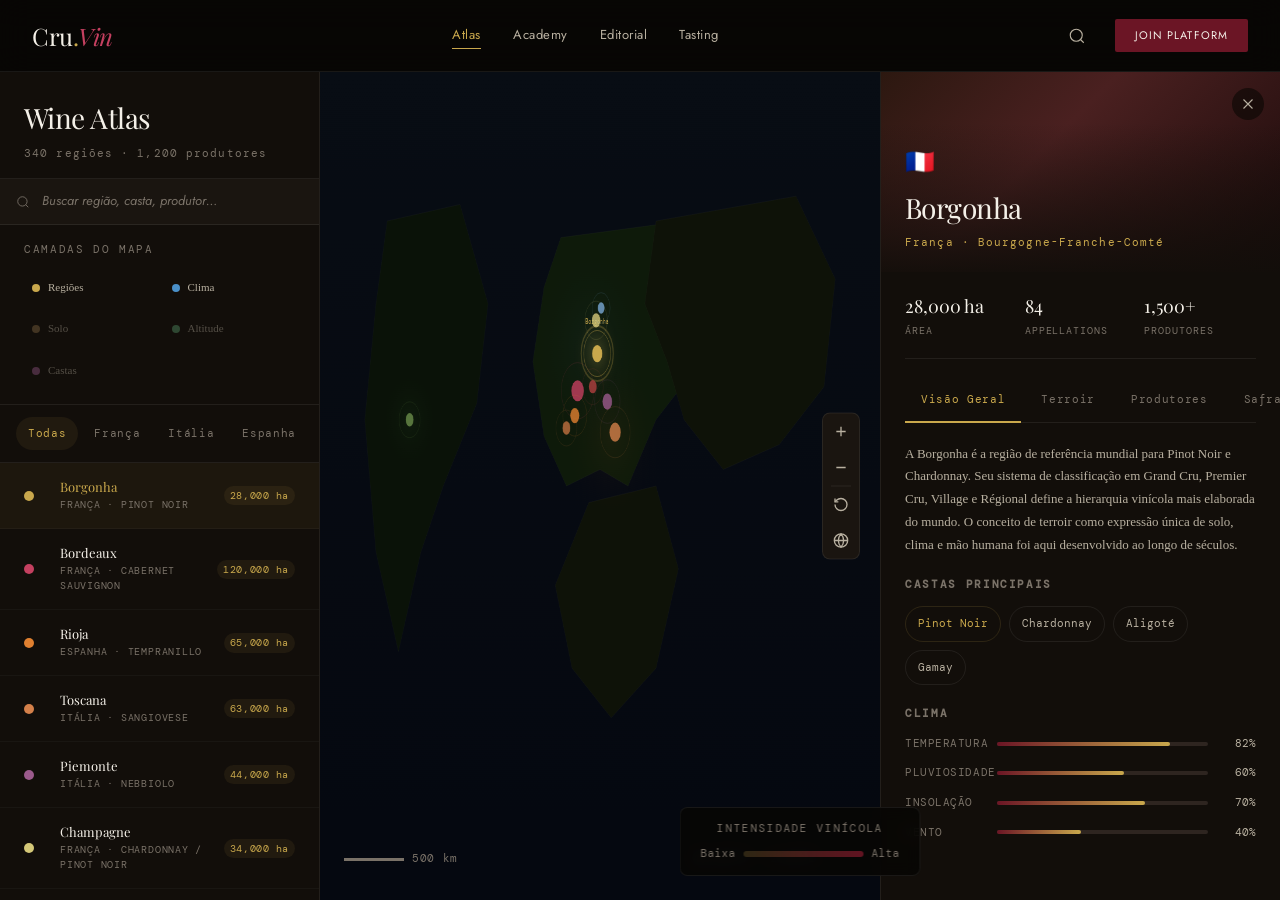
<file: atlas.html>
<!DOCTYPE html>
<html lang="pt">
<head>
  <meta charset="UTF-8" />
  <meta name="viewport" content="width=device-width, initial-scale=1.0" />
  <title>Wine Atlas — Cru.Vin</title>
  <link rel="preconnect" href="https://fonts.googleapis.com" />
  <link rel="preconnect" href="https://fonts.gstatic.com" crossorigin />
  <link href="https://fonts.googleapis.com/css2?family=Playfair+Display:ital,wght@0,400;0,700;0,900;1,400;1,700&family=Jost:wght@200;300;400;500&family=DM+Mono:ital,wght@0,300;1,300&display=swap" rel="stylesheet" />
  <link rel="stylesheet" href="css/reset.css" />
  <link rel="stylesheet" href="css/tokens.css" />
  <link rel="stylesheet" href="css/nav.css" />
  <link rel="stylesheet" href="css/atlas-full.css" />
</head>
<body class="theme-dark">

  <!-- NAV -->
  <header id="site-nav" class="nav nav--atlas scrolled" role="banner">
    <div class="nav__inner">
      <a href="index.html" class="nav__logo">
        <span class="nav__logo-cru">Cru</span><span class="nav__logo-dot">.</span><span class="nav__logo-vin">Vin</span>
      </a>
      <nav class="nav__links">
        <a href="atlas.html" class="nav__link nav__link--active">Atlas</a>
        <a href="#" class="nav__link">Academy</a>
        <a href="#" class="nav__link">Editorial</a>
        <a href="tasting.html" class="nav__link">Tasting</a>
      </nav>
      <div class="nav__actions">
        <button class="nav__search-btn" id="search-trigger" aria-label="Buscar">
          <svg width="18" height="18" viewBox="0 0 24 24" fill="none" stroke="currentColor" stroke-width="1.5"><circle cx="11" cy="11" r="8"/><path d="m21 21-4.35-4.35"/></svg>
        </button>
        <a href="#" class="nav__cta">Join Platform</a>
      </div>
    </div>
  </header>

  <div class="atlas-app" id="atlas-app">

    <!-- ═══════════════ SIDEBAR ═══════════════ -->
    <aside class="atlas-sidebar" id="atlas-sidebar">
      <div class="atlas-sidebar__header">
        <h1 class="atlas-sidebar__title">Wine Atlas</h1>
        <p class="atlas-sidebar__subtitle">340 regiões · 1,200 produtores</p>
      </div>

      <!-- Search -->
      <div class="atlas-search">
        <svg width="14" height="14" viewBox="0 0 24 24" fill="none" stroke="currentColor" stroke-width="1.5"><circle cx="11" cy="11" r="8"/><path d="m21 21-4.35-4.35"/></svg>
        <input type="text" id="atlas-search-input" placeholder="Buscar região, casta, produtor…" />
      </div>

      <!-- Layer controls -->
      <div class="atlas-layers">
        <p class="atlas-layers__label">Camadas do mapa</p>
        <div class="atlas-layer-list">
          <label class="atlas-layer-item">
            <input type="checkbox" checked data-layer="regions" />
            <span class="atlas-layer-item__dot" style="background:#c9a84c"></span>
            <span>Regiões</span>
          </label>
          <label class="atlas-layer-item">
            <input type="checkbox" checked data-layer="climate" />
            <span class="atlas-layer-item__dot" style="background:#4a90c9"></span>
            <span>Clima</span>
          </label>
          <label class="atlas-layer-item">
            <input type="checkbox" data-layer="soil" />
            <span class="atlas-layer-item__dot" style="background:#8b6f47"></span>
            <span>Solo</span>
          </label>
          <label class="atlas-layer-item">
            <input type="checkbox" data-layer="elevation" />
            <span class="atlas-layer-item__dot" style="background:#5a9e6f"></span>
            <span>Altitude</span>
          </label>
          <label class="atlas-layer-item">
            <input type="checkbox" data-layer="grapes" />
            <span class="atlas-layer-item__dot" style="background:#9b5a8c"></span>
            <span>Castas</span>
          </label>
        </div>
      </div>

      <!-- Region list -->
      <div class="atlas-region-browser">
        <div class="atlas-region-browser__tabs">
          <button class="atlas-tab active" data-tab="all">Todas</button>
          <button class="atlas-tab" data-tab="france">França</button>
          <button class="atlas-tab" data-tab="italy">Itália</button>
          <button class="atlas-tab" data-tab="spain">Espanha</button>
          <button class="atlas-tab" data-tab="other">Outras</button>
        </div>
        <div class="atlas-region-list" id="atlas-region-list">
          <!-- Populated by JS -->
        </div>
      </div>
    </aside>

    <!-- ═══════════════ MAP ═══════════════ -->
    <main class="atlas-map-wrap" id="atlas-map-wrap">
      <canvas id="atlas-canvas" aria-label="Mapa interativo de regiões vinícolas"></canvas>

      <!-- Map controls -->
      <div class="atlas-controls">
        <button class="atlas-ctrl-btn" id="ctrl-zoom-in" aria-label="Zoom in" title="Ampliar">
          <svg width="16" height="16" viewBox="0 0 24 24" fill="none" stroke="currentColor" stroke-width="2"><line x1="12" y1="5" x2="12" y2="19"/><line x1="5" y1="12" x2="19" y2="12"/></svg>
        </button>
        <button class="atlas-ctrl-btn" id="ctrl-zoom-out" aria-label="Zoom out" title="Reduzir">
          <svg width="16" height="16" viewBox="0 0 24 24" fill="none" stroke="currentColor" stroke-width="2"><line x1="5" y1="12" x2="19" y2="12"/></svg>
        </button>
        <div class="atlas-ctrl-divider"></div>
        <button class="atlas-ctrl-btn" id="ctrl-reset" aria-label="Reset view" title="Redefinir visão">
          <svg width="16" height="16" viewBox="0 0 24 24" fill="none" stroke="currentColor" stroke-width="2"><path d="M3 12a9 9 0 1 0 9-9 9.75 9.75 0 0 0-6.74 2.74L3 8"/><path d="M3 3v5h5"/></svg>
        </button>
        <button class="atlas-ctrl-btn" id="ctrl-satellite" aria-label="Toggle satellite" title="Vista satélite">
          <svg width="16" height="16" viewBox="0 0 24 24" fill="none" stroke="currentColor" stroke-width="2"><circle cx="12" cy="12" r="10"/><path d="M2 12h20M12 2a15.3 15.3 0 0 1 4 10 15.3 15.3 0 0 1-4 10 15.3 15.3 0 0 1-4-10 15.3 15.3 0 0 1 4-10z"/></svg>
        </button>
      </div>

      <!-- Scale bar -->
      <div class="atlas-scale">
        <div class="atlas-scale__bar"></div>
        <span class="atlas-scale__label" id="scale-label">500 km</span>
      </div>

      <!-- Coordinates -->
      <div class="atlas-coords" id="atlas-coords">
        <span id="coords-lat">48.85°N</span>
        <span>·</span>
        <span id="coords-lng">2.35°E</span>
      </div>

      <!-- Tooltip -->
      <div class="atlas-tooltip" id="atlas-tooltip">
        <div class="atlas-tooltip__region" id="tt-region">—</div>
        <div class="atlas-tooltip__country" id="tt-country">—</div>
      </div>
    </main>

    <!-- ═══════════════ REGION DETAIL PANEL ═══════════════ -->
    <aside class="atlas-detail" id="atlas-detail">
      <button class="atlas-detail__close" id="detail-close" aria-label="Fechar">
        <svg width="18" height="18" viewBox="0 0 24 24" fill="none" stroke="currentColor" stroke-width="1.5"><path d="M18 6 6 18M6 6l12 12"/></svg>
      </button>

      <div class="atlas-detail__hero" id="detail-hero">
        <div class="atlas-detail__hero-bg" id="detail-hero-bg"></div>
        <div class="atlas-detail__hero-content">
          <div class="atlas-detail__flag" id="detail-flag"></div>
          <h2 class="atlas-detail__name" id="detail-name">Borgonha</h2>
          <p class="atlas-detail__country" id="detail-country">França · Bourgogne-Franche-Comté</p>
        </div>
      </div>

      <div class="atlas-detail__body">
        <!-- Quick stats -->
        <div class="atlas-detail__stats" id="detail-stats">
          <!-- Populated by JS -->
        </div>

        <!-- Tabs -->
        <div class="atlas-detail__tabs">
          <button class="detail-tab active" data-dtab="overview">Visão Geral</button>
          <button class="detail-tab" data-dtab="terroir">Terroir</button>
          <button class="detail-tab" data-dtab="producers">Produtores</button>
          <button class="detail-tab" data-dtab="vintages">Safras</button>
        </div>

        <div class="atlas-detail__tab-content" id="detail-tab-content">
          <!-- Populated by JS -->
        </div>
      </div>
    </aside>

  </div><!-- /atlas-app -->

  <!-- Legend -->
  <div class="atlas-legend" id="atlas-legend">
    <p class="atlas-legend__title">Intensidade vinícola</p>
    <div class="atlas-legend__scale">
      <span>Baixa</span>
      <div class="atlas-legend__gradient"></div>
      <span>Alta</span>
    </div>
  </div>

  <script src="js/utils.js"></script>
  <script src="js/nav.js"></script>
  <script src="js/atlas-full.js"></script>
</body>
</html>
</file>
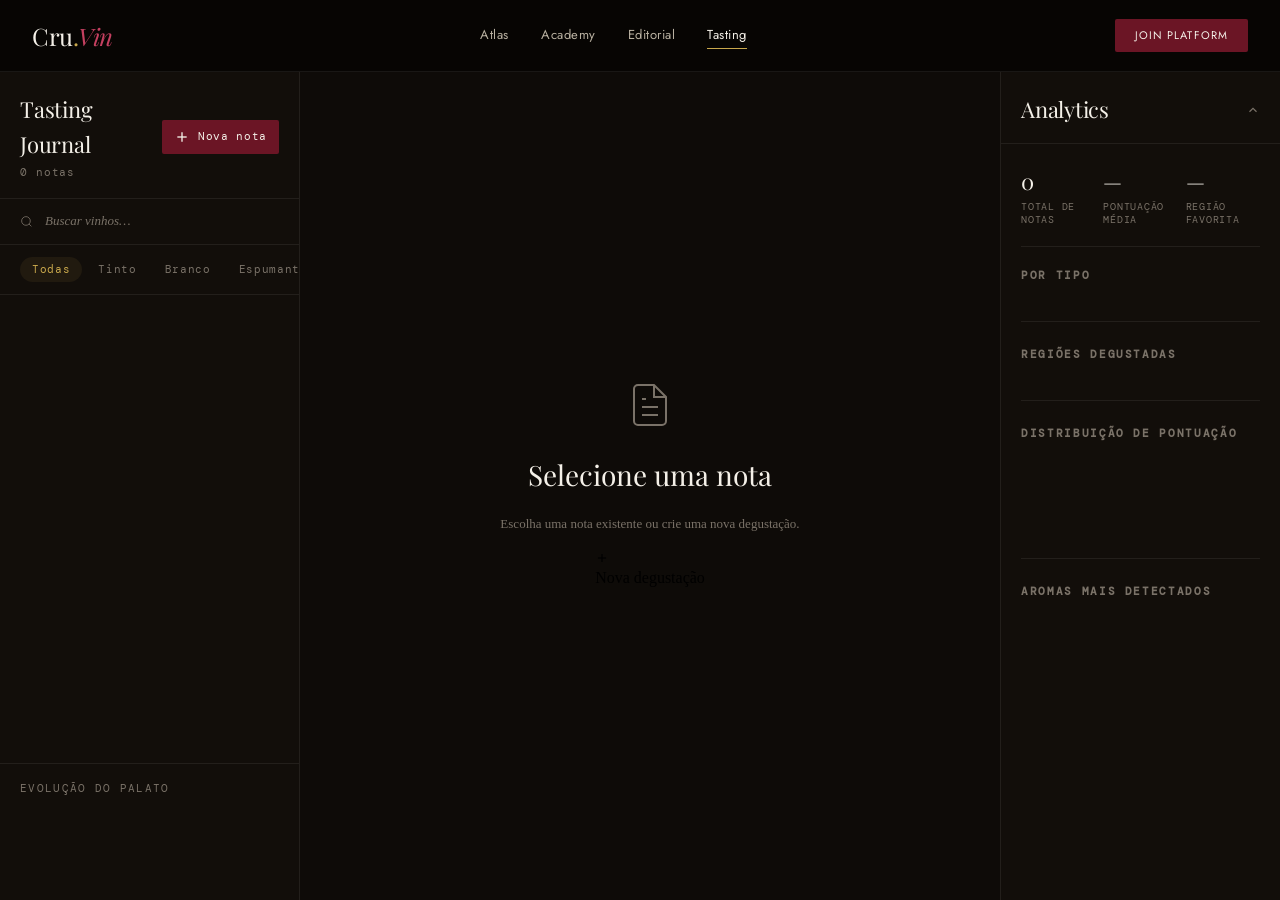
<file: tasting.html>
<!DOCTYPE html>
<html lang="pt">
<head>
  <meta charset="UTF-8" />
  <meta name="viewport" content="width=device-width, initial-scale=1.0" />
  <title>Tasting Journal — Cru.Vin</title>
  <link rel="preconnect" href="https://fonts.googleapis.com" />
  <link rel="preconnect" href="https://fonts.gstatic.com" crossorigin />
  <link href="https://fonts.googleapis.com/css2?family=Playfair+Display:ital,wght@0,400;0,700;0,900;1,400;1,700&family=Jost:wght@200;300;400;500&family=DM+Mono:ital,wght@0,300;1,300&display=swap" rel="stylesheet" />
  <link rel="stylesheet" href="css/reset.css" />
  <link rel="stylesheet" href="css/tokens.css" />
  <link rel="stylesheet" href="css/nav.css" />
  <link rel="stylesheet" href="css/tasting-full.css" />
</head>
<body class="theme-dark">

  <!-- NAV -->
  <header id="site-nav" class="nav scrolled" role="banner">
    <div class="nav__inner">
      <a href="index.html" class="nav__logo">
        <span class="nav__logo-cru">Cru</span><span class="nav__logo-dot">.</span><span class="nav__logo-vin">Vin</span>
      </a>
      <nav class="nav__links">
        <a href="atlas.html" class="nav__link">Atlas</a>
        <a href="#" class="nav__link">Academy</a>
        <a href="#" class="nav__link">Editorial</a>
        <a href="tasting.html" class="nav__link nav__link--active">Tasting</a>
      </nav>
      <div class="nav__actions">
        <a href="#" class="nav__cta">Join Platform</a>
      </div>
    </div>
  </header>

  <div class="tasting-app" id="tasting-app">

    <!-- ══════════════ SIDEBAR: JOURNAL LIST ══════════════ -->
    <aside class="tj-sidebar">
      <div class="tj-sidebar__header">
        <div>
          <h1 class="tj-sidebar__title">Tasting Journal</h1>
          <p class="tj-sidebar__meta" id="journal-count">0 notas</p>
        </div>
        <button class="tj-new-btn" id="btn-new-note" aria-label="Nova nota">
          <svg width="16" height="16" viewBox="0 0 24 24" fill="none" stroke="currentColor" stroke-width="2"><line x1="12" y1="5" x2="12" y2="19"/><line x1="5" y1="12" x2="19" y2="12"/></svg>
          <span>Nova nota</span>
        </button>
      </div>

      <div class="tj-sidebar__search">
        <svg width="13" height="13" viewBox="0 0 24 24" fill="none" stroke="currentColor" stroke-width="1.5"><circle cx="11" cy="11" r="8"/><path d="m21 21-4.35-4.35"/></svg>
        <input type="text" id="journal-search" placeholder="Buscar vinhos…" />
      </div>

      <div class="tj-sidebar__filters">
        <button class="tj-filter active" data-filter="all">Todas</button>
        <button class="tj-filter" data-filter="red">Tinto</button>
        <button class="tj-filter" data-filter="white">Branco</button>
        <button class="tj-filter" data-filter="sparkling">Espumante</button>
        <button class="tj-filter" data-filter="dessert">Sobremesa</button>
      </div>

      <div class="tj-notes-list" id="notes-list">
        <!-- Populated by JS -->
      </div>

      <!-- Palate evolution mini-chart -->
      <div class="tj-sidebar__evolution">
        <p class="tj-evolution__label">Evolução do palato</p>
        <canvas id="evolution-canvas" width="280" height="80"></canvas>
      </div>
    </aside>

    <!-- ══════════════ MAIN: NOTE EDITOR / VIEWER ══════════════ -->
    <main class="tj-main" id="tj-main">

      <!-- Empty state -->
      <div class="tj-empty" id="tj-empty">
        <div class="tj-empty__icon">
          <svg width="48" height="48" viewBox="0 0 24 24" fill="none" stroke="currentColor" stroke-width="1"><path d="M14 2H6a2 2 0 0 0-2 2v16a2 2 0 0 0 2 2h12a2 2 0 0 0 2-2V8z"/><polyline points="14 2 14 8 20 8"/><line x1="16" y1="13" x2="8" y2="13"/><line x1="16" y1="17" x2="8" y2="17"/><polyline points="10 9 9 9 8 9"/></svg>
        </div>
        <h3>Selecione uma nota</h3>
        <p>Escolha uma nota existente ou crie uma nova degustação.</p>
        <button class="btn-primary" id="btn-new-empty">
          <svg width="14" height="14" viewBox="0 0 24 24" fill="none" stroke="currentColor" stroke-width="2"><line x1="12" y1="5" x2="12" y2="19"/><line x1="5" y1="12" x2="19" y2="12"/></svg>
          Nova degustação
        </button>
      </div>

      <!-- Note editor (hidden until note selected/created) -->
      <div class="tj-editor" id="tj-editor" style="display:none;">

        <!-- Editor header -->
        <div class="tj-editor__header">
          <div class="tj-editor__header-left">
            <div class="tj-wine-type-selector" id="wine-type-selector">
              <button class="wine-type-btn active" data-type="red">Tinto</button>
              <button class="wine-type-btn" data-type="white">Branco</button>
              <button class="wine-type-btn" data-type="sparkling">Espumante</button>
              <button class="wine-type-btn" data-type="rose">Rosé</button>
              <button class="wine-type-btn" data-type="dessert">Sobremesa</button>
            </div>
          </div>
          <div class="tj-editor__header-right">
            <span class="tj-editor__date" id="note-date"></span>
            <button class="tj-action-btn tj-action-btn--ai" id="btn-ai-analyze">
              <svg width="14" height="14" viewBox="0 0 24 24" fill="none" stroke="currentColor" stroke-width="1.5"><polygon points="13 2 3 14 12 14 11 22 21 10 12 10 13 2"/></svg>
              Analisar com IA
            </button>
            <button class="tj-action-btn" id="btn-save-note">
              <svg width="14" height="14" viewBox="0 0 24 24" fill="none" stroke="currentColor" stroke-width="1.5"><path d="M19 21H5a2 2 0 0 1-2-2V5a2 2 0 0 1 2-2h11l5 5v11a2 2 0 0 1-2 2z"/><polyline points="17 21 17 13 7 13 7 21"/><polyline points="7 3 7 8 15 8"/></svg>
              Salvar
            </button>
            <button class="tj-action-btn tj-action-btn--danger" id="btn-delete-note">
              <svg width="14" height="14" viewBox="0 0 24 24" fill="none" stroke="currentColor" stroke-width="1.5"><polyline points="3 6 5 6 21 6"/><path d="M19 6l-1 14H6L5 6"/><path d="M10 11v6M14 11v6"/><path d="M9 6V4h6v2"/></svg>
            </button>
          </div>
        </div>

        <!-- Wine identity -->
        <div class="tj-identity">
          <div class="tj-identity__color-preview" id="wine-color-preview"></div>
          <div class="tj-identity__fields">
            <input type="text" class="tj-field-wine" id="field-wine-name" placeholder="Nome do vinho…" />
            <div class="tj-identity__row">
              <input type="text" class="tj-field-sm" id="field-producer" placeholder="Produtor / Château" />
              <input type="text" class="tj-field-sm" id="field-region" placeholder="Região / Appellation" />
              <input type="text" class="tj-field-sm tj-field-year" id="field-vintage" placeholder="Safra" maxlength="4" />
            </div>
          </div>
          <div class="tj-score-ring" id="score-ring">
            <canvas id="score-canvas" width="100" height="100"></canvas>
            <div class="tj-score-ring__inner">
              <input type="number" class="tj-score-input" id="field-score" min="50" max="100" placeholder="—" />
              <span class="tj-score-label">pts</span>
            </div>
          </div>
        </div>

        <!-- Tasting body -->
        <div class="tj-body">

          <!-- Left column: sliders + aromas -->
          <div class="tj-col-left">

            <!-- Visual -->
            <div class="tj-section">
              <h3 class="tj-section__title">Visual</h3>
              <div class="tj-slider-group">
                <div class="tj-slider-row" data-param="clarity">
                  <label>Limpidez</label>
                  <div class="tj-slider-wrap">
                    <input type="range" min="0" max="100" value="90" class="tj-slider" id="sl-clarity" />
                    <div class="tj-slider-track-fill" id="fill-clarity"></div>
                  </div>
                  <span class="tj-slider-val" id="val-clarity">Límpido</span>
                </div>
                <div class="tj-slider-row" data-param="intensity-visual">
                  <label>Intensidade</label>
                  <div class="tj-slider-wrap">
                    <input type="range" min="0" max="100" value="70" class="tj-slider" id="sl-intensity-v" />
                    <div class="tj-slider-track-fill" id="fill-intensity-v"></div>
                  </div>
                  <span class="tj-slider-val" id="val-intensity-v">Médio</span>
                </div>
              </div>
            </div>

            <!-- Nose -->
            <div class="tj-section">
              <h3 class="tj-section__title">Nariz</h3>
              <div class="tj-slider-group">
                <div class="tj-slider-row">
                  <label>Limpeza</label>
                  <div class="tj-slider-wrap">
                    <input type="range" min="0" max="100" value="95" class="tj-slider" id="sl-nose-clean" />
                    <div class="tj-slider-track-fill" id="fill-nose-clean"></div>
                  </div>
                  <span class="tj-slider-val" id="val-nose-clean">Limpo</span>
                </div>
                <div class="tj-slider-row">
                  <label>Intensidade</label>
                  <div class="tj-slider-wrap">
                    <input type="range" min="0" max="100" value="80" class="tj-slider" id="sl-nose-intensity" />
                    <div class="tj-slider-track-fill" id="fill-nose-intensity"></div>
                  </div>
                  <span class="tj-slider-val" id="val-nose-intensity">Pronunciado</span>
                </div>
                <div class="tj-slider-row">
                  <label>Desenvolvimento</label>
                  <div class="tj-slider-wrap">
                    <input type="range" min="0" max="100" value="75" class="tj-slider" id="sl-develop" />
                    <div class="tj-slider-track-fill" id="fill-develop"></div>
                  </div>
                  <span class="tj-slider-val" id="val-develop">Desenvolvido</span>
                </div>
              </div>
            </div>

            <!-- Palate -->
            <div class="tj-section">
              <h3 class="tj-section__title">Paladar</h3>
              <div class="tj-slider-group">
                <div class="tj-slider-row">
                  <label>Acidez</label>
                  <div class="tj-slider-wrap">
                    <input type="range" min="0" max="100" value="85" class="tj-slider" id="sl-acidity" />
                    <div class="tj-slider-track-fill" id="fill-acidity"></div>
                  </div>
                  <span class="tj-slider-val" id="val-acidity">Alta</span>
                </div>
                <div class="tj-slider-row">
                  <label>Taninos</label>
                  <div class="tj-slider-wrap">
                    <input type="range" min="0" max="100" value="90" class="tj-slider" id="sl-tannin" />
                    <div class="tj-slider-track-fill" id="fill-tannin"></div>
                  </div>
                  <span class="tj-slider-val" id="val-tannin">Firme</span>
                </div>
                <div class="tj-slider-row">
                  <label>Corpo</label>
                  <div class="tj-slider-wrap">
                    <input type="range" min="0" max="100" value="80" class="tj-slider" id="sl-body" />
                    <div class="tj-slider-track-fill" id="fill-body"></div>
                  </div>
                  <span class="tj-slider-val" id="val-body">Encorpado</span>
                </div>
                <div class="tj-slider-row">
                  <label>Álcool</label>
                  <div class="tj-slider-wrap">
                    <input type="range" min="0" max="100" value="72" class="tj-slider" id="sl-alcohol" />
                    <div class="tj-slider-track-fill" id="fill-alcohol"></div>
                  </div>
                  <span class="tj-slider-val" id="val-alcohol">14%</span>
                </div>
                <div class="tj-slider-row">
                  <label>Persistência</label>
                  <div class="tj-slider-wrap">
                    <input type="range" min="0" max="100" value="88" class="tj-slider" id="sl-finish" />
                    <div class="tj-slider-track-fill" id="fill-finish"></div>
                  </div>
                  <span class="tj-slider-val" id="val-finish">Longa</span>
                </div>
              </div>
            </div>

            <!-- Conclusion -->
            <div class="tj-section">
              <h3 class="tj-section__title">Conclusão</h3>
              <div class="tj-conclusion-grid">
                <div class="tj-field-group">
                  <label>Qualidade</label>
                  <select class="tj-select" id="field-quality">
                    <option>Excepcional</option>
                    <option selected>Superior</option>
                    <option>Muito bom</option>
                    <option>Bom</option>
                    <option>Aceitável</option>
                  </select>
                </div>
                <div class="tj-field-group">
                  <label>Potencial de guarda</label>
                  <select class="tj-select" id="field-aging">
                    <option>Beber agora</option>
                    <option>1–3 anos</option>
                    <option selected>5–10 anos</option>
                    <option>10–20 anos</option>
                    <option>20+ anos</option>
                  </select>
                </div>
              </div>
            </div>
          </div>

          <!-- Right column: radar + aromas + notes -->
          <div class="tj-col-right">

            <!-- Radar -->
            <div class="tj-section">
              <h3 class="tj-section__title">Perfil estrutural</h3>
              <div class="tj-radar-wrap">
                <canvas id="tj-radar" width="280" height="280"></canvas>
              </div>
            </div>

            <!-- Aroma wheel -->
            <div class="tj-section">
              <h3 class="tj-section__title">Aromas detectados</h3>
              <div class="tj-aroma-categories">
                <!-- Populated by JS -->
              </div>
              <div class="tj-selected-aromas" id="selected-aromas">
                <!-- Selected aroma tags -->
              </div>
            </div>

            <!-- Free text notes -->
            <div class="tj-section">
              <h3 class="tj-section__title">Notas livres</h3>
              <textarea class="tj-textarea" id="field-notes" placeholder="Descreva o vinho com suas próprias palavras…" rows="5"></textarea>
            </div>

            <!-- Food pairing -->
            <div class="tj-section">
              <h3 class="tj-section__title">Harmonização</h3>
              <div class="tj-pairing-grid" id="pairing-grid">
                <!-- Populated by JS -->
              </div>
            </div>

          </div>
        </div>

        <!-- AI Analysis panel -->
        <div class="tj-ai-panel" id="ai-panel" style="display:none;">
          <div class="tj-ai-panel__header">
            <svg width="16" height="16" viewBox="0 0 24 24" fill="none" stroke="currentColor" stroke-width="1.5"><polygon points="13 2 3 14 12 14 11 22 21 10 12 10 13 2"/></svg>
            <span>Análise de IA</span>
            <button class="tj-ai-panel__close" id="ai-panel-close">×</button>
          </div>
          <div class="tj-ai-panel__body" id="ai-panel-body">
            <!-- AI content -->
          </div>
        </div>

      </div><!-- /tj-editor -->
    </main>

    <!-- ══════════════ RIGHT PANEL: ANALYTICS ══════════════ -->
    <aside class="tj-analytics" id="tj-analytics">
      <div class="tj-analytics__header">
        <h2 class="tj-analytics__title">Analytics</h2>
        <button class="tj-analytics__toggle" id="analytics-toggle">
          <svg width="14" height="14" viewBox="0 0 24 24" fill="none" stroke="currentColor" stroke-width="2"><path d="M18 15l-6-6-6 6"/></svg>
        </button>
      </div>

      <div class="tj-analytics__body" id="analytics-body">

        <!-- Summary stats -->
        <div class="tj-stat-row">
          <div class="tj-mini-stat">
            <span class="tj-mini-stat__val" id="stat-total">0</span>
            <span class="tj-mini-stat__lbl">Total de notas</span>
          </div>
          <div class="tj-mini-stat">
            <span class="tj-mini-stat__val" id="stat-avg">—</span>
            <span class="tj-mini-stat__lbl">Pontuação média</span>
          </div>
          <div class="tj-mini-stat">
            <span class="tj-mini-stat__val" id="stat-top-region">—</span>
            <span class="tj-mini-stat__lbl">Região favorita</span>
          </div>
        </div>

        <!-- Type distribution -->
        <div class="tj-analytics__section">
          <h4 class="tj-analytics__section-title">Por tipo</h4>
          <div class="tj-type-bars" id="type-bars"></div>
        </div>

        <!-- Top regions -->
        <div class="tj-analytics__section">
          <h4 class="tj-analytics__section-title">Regiões degustadas</h4>
          <div class="tj-region-list" id="analytics-regions"></div>
        </div>

        <!-- Score distribution -->
        <div class="tj-analytics__section">
          <h4 class="tj-analytics__section-title">Distribuição de pontuação</h4>
          <canvas id="score-dist-canvas" width="240" height="80"></canvas>
        </div>

        <!-- Top aromas -->
        <div class="tj-analytics__section">
          <h4 class="tj-analytics__section-title">Aromas mais detectados</h4>
          <div class="tj-top-aromas" id="top-aromas"></div>
        </div>

      </div>
    </aside>

  </div><!-- /tasting-app -->

  <script src="js/utils.js"></script>
  <script src="js/nav.js"></script>
  <script src="js/tasting-full.js"></script>
</body>
</html>
</file>
<file: css/tokens.css>
/* ─────────────────────────────────────────
   DESIGN TOKENS — cru.vin
   All CSS custom properties (variables)
───────────────────────────────────────── */

:root {
  /* ── Color Palette ─────────────────── */
  --color-black:        #080604;
  --color-black-soft:   #0e0b08;
  --color-black-warm:   #140f0a;
  --color-charcoal:     #1c1612;

  --color-ivory:        #f4f0e8;
  --color-ivory-warm:   #ede8dc;
  --color-ivory-muted:  #d9d3c4;

  --color-burgundy:     #6b1525;
  --color-burgundy-deep:#4a0e1a;
  --color-burgundy-mid: #8c2035;
  --color-burgundy-light:#c44060;

  --color-gold:         #c9a84c;
  --color-gold-light:   #e2c876;
  --color-gold-dim:     #8a7235;

  --color-bone:         #b8b0a0;
  --color-bone-muted:   #7a7268;

  --color-surface-1:    #120e0a;
  --color-surface-2:    #1a1510;
  --color-surface-3:    #231c15;
  --color-surface-4:    #2e2520;

  --color-border:       rgba(255,255,255,0.07);
  --color-border-warm:  rgba(201,168,76,0.15);

  /* ── Typography ────────────────────── */
  --font-display:   'Playfair Display', 'Cormorant Garamond', Georgia, serif;
  --font-body:      'Jost', 'Neue Haas Grotesk Display Pro', system-ui, sans-serif;
  --font-mono:      'DM Mono', 'Courier New', monospace;

  /* ── Font Sizes (fluid) ─────────────── */
  --text-xs:    0.6875rem;  /* 11px */
  --text-sm:    0.8125rem;  /* 13px */
  --text-base:  1rem;       /* 16px */
  --text-md:    1.125rem;   /* 18px */
  --text-lg:    1.375rem;   /* 22px */
  --text-xl:    1.75rem;    /* 28px */
  --text-2xl:   2.25rem;    /* 36px */
  --text-3xl:   3rem;       /* 48px */
  --text-4xl:   4rem;       /* 64px */
  --text-5xl:   5.5rem;     /* 88px */
  --text-hero:  clamp(3.5rem, 8vw, 7rem);

  /* ── Spacing ────────────────────────── */
  --space-1:    0.25rem;
  --space-2:    0.5rem;
  --space-3:    0.75rem;
  --space-4:    1rem;
  --space-5:    1.25rem;
  --space-6:    1.5rem;
  --space-8:    2rem;
  --space-10:   2.5rem;
  --space-12:   3rem;
  --space-16:   4rem;
  --space-20:   5rem;
  --space-24:   6rem;
  --space-32:   8rem;
  --space-40:   10rem;

  /* ── Border Radius ──────────────────── */
  --radius-sm:  2px;
  --radius-md:  4px;
  --radius-lg:  8px;
  --radius-xl:  16px;
  --radius-pill: 9999px;

  /* ── Transitions ────────────────────── */
  --ease-out:    cubic-bezier(0.25, 0.46, 0.45, 0.94);
  --ease-in-out: cubic-bezier(0.45, 0, 0.55, 1);
  --ease-spring: cubic-bezier(0.34, 1.56, 0.64, 1);
  --ease-slow:   cubic-bezier(0.16, 1, 0.3, 1);

  --duration-fast:   150ms;
  --duration-base:   280ms;
  --duration-slow:   500ms;
  --duration-slower: 800ms;

  /* ── Z-index layers ─────────────────── */
  --z-base:      0;
  --z-raised:    10;
  --z-overlay:   100;
  --z-modal:     200;
  --z-nav:       300;
  --z-toast:     400;

  /* ── Shadows ────────────────────────── */
  --shadow-sm:   0 1px 3px rgba(0,0,0,0.4);
  --shadow-md:   0 4px 16px rgba(0,0,0,0.5);
  --shadow-lg:   0 8px 32px rgba(0,0,0,0.6);
  --shadow-glow: 0 0 40px rgba(107,21,37,0.3);

  /* ── Layout ─────────────────────────── */
  --container-max:  1320px;
  --container-wide: 1540px;
  --nav-height:     72px;
  --section-gap:    var(--space-32);
}

/* ── Dark theme (default) ─────────────── */
.theme-dark {
  --bg:           var(--color-black);
  --bg-soft:      var(--color-black-soft);
  --bg-surface:   var(--color-surface-1);
  --text-primary: var(--color-ivory);
  --text-secondary: var(--color-bone);
  --text-muted:   var(--color-bone-muted);
  --accent:       var(--color-burgundy);
  --accent-light: var(--color-burgundy-light);
  --gold:         var(--color-gold);
}

/* ── Light theme ──────────────────────── */
.theme-light {
  --bg:           var(--color-ivory);
  --bg-soft:      var(--color-ivory-warm);
  --bg-surface:   #fff;
  --text-primary: var(--color-black-warm);
  --text-secondary: var(--color-charcoal);
  --text-muted:   var(--color-bone-muted);
  --accent:       var(--color-burgundy);
  --accent-light: var(--color-burgundy-mid);
  --gold:         var(--color-gold-dim);
}
</file>
<file: css/layout.css>
/* ─────────────────────────────────────────
   LAYOUT — cru.vin
───────────────────────────────────────── */

body {
  background-color: var(--bg);
  color: var(--text-primary);
  font-family: var(--font-body);
  font-weight: 300;
  font-size: var(--text-base);
  line-height: 1.65;
}

/* ── Container ──────────────────────── */
.container {
  max-width: var(--container-max);
  margin: 0 auto;
  padding: 0 var(--space-8);
}

@media (max-width: 768px) {
  .container {
    padding: 0 var(--space-5);
  }
}

/* ── Sections ───────────────────────── */
.section {
  padding: var(--space-32) 0;
  position: relative;
}

.section + .section {
  border-top: 1px solid var(--color-border);
}

.section__header {
  display: flex;
  align-items: flex-end;
  justify-content: space-between;
  margin-bottom: var(--space-16);
  gap: var(--space-8);
}

.section__header--centered {
  flex-direction: column;
  align-items: center;
  text-align: center;
  margin-bottom: var(--space-12);
}

.section__eyebrow {
  display: flex;
  align-items: center;
  gap: var(--space-3);
  font-family: var(--font-mono);
  font-size: var(--text-xs);
  letter-spacing: 0.2em;
  text-transform: uppercase;
  color: var(--color-gold);
  margin-bottom: var(--space-4);
}

.section__eyebrow-num {
  color: var(--color-bone-muted);
  font-size: var(--text-xs);
}

.section__title {
  font-family: var(--font-display);
  font-size: clamp(var(--text-2xl), 4vw, var(--text-4xl));
  font-weight: 400;
  line-height: 1.1;
  color: var(--text-primary);
  letter-spacing: -0.02em;
}

.section__title em {
  font-style: italic;
  color: var(--color-gold);
}

.section__title--center {
  text-align: center;
}

.section__subtitle {
  margin-top: var(--space-4);
  font-size: var(--text-md);
  color: var(--text-muted);
  max-width: 48ch;
  text-align: center;
  line-height: 1.7;
}

.section__link {
  font-family: var(--font-mono);
  font-size: var(--text-sm);
  color: var(--color-gold);
  letter-spacing: 0.05em;
  white-space: nowrap;
  transition: color var(--duration-fast) var(--ease-out);
  align-self: flex-end;
  padding-bottom: var(--space-2);
}

.section__link:hover {
  color: var(--color-gold-light);
}

/* ── Buttons ────────────────────────── */
.btn-primary {
  display: inline-flex;
  align-items: center;
  gap: var(--space-2);
  padding: var(--space-4) var(--space-8);
  background-color: var(--color-burgundy);
  color: var(--color-ivory);
  font-family: var(--font-body);
  font-size: var(--text-sm);
  font-weight: 400;
  letter-spacing: 0.08em;
  text-transform: uppercase;
  border-radius: var(--radius-sm);
  transition: background-color var(--duration-base) var(--ease-out),
              transform var(--duration-fast) var(--ease-out);
}

.btn-primary:hover {
  background-color: var(--color-burgundy-mid);
  transform: translateY(-1px);
}

.btn-primary--large {
  padding: var(--space-5) var(--space-10);
  font-size: var(--text-base);
}

.btn-secondary {
  display: inline-flex;
  align-items: center;
  gap: var(--space-2);
  padding: var(--space-3) var(--space-6);
  border: 1px solid var(--color-border-warm);
  color: var(--color-gold);
  font-family: var(--font-mono);
  font-size: var(--text-sm);
  letter-spacing: 0.08em;
  border-radius: var(--radius-sm);
  transition: border-color var(--duration-base) var(--ease-out),
              color var(--duration-base) var(--ease-out);
}

.btn-secondary:hover {
  border-color: var(--color-gold);
  color: var(--color-gold-light);
}

.btn-ghost {
  display: inline-flex;
  align-items: center;
  gap: var(--space-2);
  color: var(--text-secondary);
  font-family: var(--font-mono);
  font-size: var(--text-sm);
  letter-spacing: 0.05em;
  padding: var(--space-4) 0;
  border-bottom: 1px solid var(--color-border);
  transition: color var(--duration-base) var(--ease-out),
              border-color var(--duration-base) var(--ease-out);
}

.btn-ghost:hover {
  color: var(--color-ivory);
  border-color: var(--color-bone-muted);
}

/* ── Article meta ────────────────────── */
.article-meta {
  display: flex;
  align-items: center;
  gap: var(--space-2);
  font-family: var(--font-mono);
  font-size: var(--text-xs);
  letter-spacing: 0.1em;
  text-transform: uppercase;
  color: var(--text-muted);
  margin-bottom: var(--space-3);
}

.article-meta__category {
  color: var(--color-gold);
}

.article-meta__divider {
  color: var(--color-bone-muted);
}

.article-readmore {
  display: inline-block;
  font-family: var(--font-mono);
  font-size: var(--text-xs);
  color: var(--color-gold);
  letter-spacing: 0.1em;
  margin-top: var(--space-5);
  transition: color var(--duration-fast);
}

.article-readmore:hover {
  color: var(--color-gold-light);
}

/* ── Ticker ─────────────────────────── */
.ticker {
  background: var(--color-surface-2);
  border-top: 1px solid var(--color-border);
  border-bottom: 1px solid var(--color-border);
  overflow: hidden;
  padding: var(--space-3) 0;
}

.ticker__track {
  display: flex;
  align-items: center;
  gap: var(--space-8);
  white-space: nowrap;
  font-family: var(--font-mono);
  font-size: var(--text-xs);
  letter-spacing: 0.12em;
  text-transform: uppercase;
  color: var(--text-muted);
  animation: ticker-scroll 40s linear infinite;
}

.ticker__dot {
  color: var(--color-gold);
  font-size: 0.5rem;
  flex-shrink: 0;
}

@keyframes ticker-scroll {
  from { transform: translateX(0); }
  to   { transform: translateX(-50%); }
}

/* ── Numbers section ─────────────────── */
.section--numbers {
  background: var(--color-surface-2);
  padding: var(--space-24) 0;
}

.numbers-grid {
  display: grid;
  grid-template-columns: repeat(5, 1fr);
  gap: var(--space-1);
}

@media (max-width: 900px) {
  .numbers-grid {
    grid-template-columns: repeat(3, 1fr);
  }
  .number-item:nth-child(4),
  .number-item:nth-child(5) {
    grid-column: span 1;
  }
}

@media (max-width: 600px) {
  .numbers-grid {
    grid-template-columns: repeat(2, 1fr);
  }
}

.number-item {
  display: flex;
  flex-direction: column;
  align-items: center;
  text-align: center;
  padding: var(--space-8);
  border-right: 1px solid var(--color-border);
}

.number-item:last-child {
  border-right: none;
}

.number-item__val {
  font-family: var(--font-display);
  font-size: clamp(var(--text-2xl), 4vw, var(--text-4xl));
  font-weight: 300;
  color: var(--text-primary);
  letter-spacing: -0.03em;
  line-height: 1;
  margin-bottom: var(--space-2);
}

.number-item__label {
  font-family: var(--font-mono);
  font-size: var(--text-xs);
  color: var(--text-muted);
  letter-spacing: 0.12em;
  text-transform: uppercase;
}

/* ── CTA section ────────────────────── */
.section--cta {
  padding: var(--space-40) 0;
  background: radial-gradient(ellipse at 50% 0%, rgba(107,21,37,0.2) 0%, transparent 70%);
}

.cta-block {
  display: flex;
  flex-direction: column;
  align-items: center;
  text-align: center;
  max-width: 640px;
  margin: 0 auto;
}

.cta-block__eyebrow {
  font-family: var(--font-mono);
  font-size: var(--text-xs);
  letter-spacing: 0.2em;
  text-transform: uppercase;
  color: var(--color-gold);
  margin-bottom: var(--space-5);
}

.cta-block__title {
  font-family: var(--font-display);
  font-size: clamp(var(--text-2xl), 5vw, var(--text-4xl));
  font-weight: 400;
  line-height: 1.1;
  margin-bottom: var(--space-6);
  letter-spacing: -0.02em;
}

.cta-block__title em {
  font-style: italic;
  color: var(--color-gold);
}

.cta-block__text {
  font-size: var(--text-md);
  color: var(--text-secondary);
  line-height: 1.7;
  margin-bottom: var(--space-8);
}

.cta-block__actions {
  display: flex;
  align-items: center;
  gap: var(--space-6);
  margin-bottom: var(--space-5);
  flex-wrap: wrap;
  justify-content: center;
}

.cta-block__note {
  font-family: var(--font-mono);
  font-size: var(--text-xs);
  color: var(--text-muted);
  letter-spacing: 0.06em;
}
</file>
<file: css/nav.css>
/* ─────────────────────────────────────────
   NAVIGATION — cru.vin
───────────────────────────────────────── */

.nav {
  position: fixed;
  top: 0;
  left: 0;
  right: 0;
  z-index: var(--z-nav);
  height: var(--nav-height);
  transition: background var(--duration-base) var(--ease-out),
              border-color var(--duration-base) var(--ease-out);
}

.nav.scrolled {
  background: rgba(8, 6, 4, 0.92);
  backdrop-filter: blur(16px);
  -webkit-backdrop-filter: blur(16px);
  border-bottom: 1px solid var(--color-border);
}

.nav__inner {
  max-width: var(--container-max);
  margin: 0 auto;
  padding: 0 var(--space-8);
  height: 100%;
  display: flex;
  align-items: center;
  justify-content: space-between;
  gap: var(--space-6);
}

/* ── Logo ───────────────────────────── */
.nav__logo {
  font-family: var(--font-display);
  font-size: 1.5rem;
  font-weight: 400;
  letter-spacing: -0.02em;
  line-height: 1;
  flex-shrink: 0;
}

.nav__logo-cru {
  color: var(--color-ivory);
}

.nav__logo-dot {
  color: var(--color-gold);
}

.nav__logo-vin {
  color: var(--color-burgundy-light);
  font-style: italic;
}

/* ── Links ──────────────────────────── */
.nav__links {
  display: flex;
  align-items: center;
  gap: var(--space-8);
}

.nav__link {
  font-family: var(--font-body);
  font-size: var(--text-sm);
  font-weight: 400;
  letter-spacing: 0.04em;
  color: var(--text-secondary);
  transition: color var(--duration-fast) var(--ease-out);
  position: relative;
}

.nav__link::after {
  content: '';
  position: absolute;
  bottom: -3px;
  left: 0;
  right: 0;
  height: 1px;
  background: var(--color-gold);
  transform: scaleX(0);
  transform-origin: left;
  transition: transform var(--duration-base) var(--ease-out);
}

.nav__link:hover {
  color: var(--text-primary);
}

.nav__link:hover::after {
  transform: scaleX(1);
}

/* ── Actions ────────────────────────── */
.nav__actions {
  display: flex;
  align-items: center;
  gap: var(--space-5);
}

.nav__search-btn {
  display: flex;
  align-items: center;
  justify-content: center;
  width: 36px;
  height: 36px;
  color: var(--text-secondary);
  border-radius: var(--radius-md);
  transition: color var(--duration-fast), background var(--duration-fast);
}

.nav__search-btn:hover {
  color: var(--text-primary);
  background: var(--color-surface-3);
}

.nav__cta {
  padding: var(--space-2) var(--space-5);
  background: var(--color-burgundy);
  color: var(--color-ivory);
  font-family: var(--font-body);
  font-size: var(--text-xs);
  font-weight: 400;
  letter-spacing: 0.1em;
  text-transform: uppercase;
  border-radius: var(--radius-sm);
  transition: background var(--duration-fast);
}

.nav__cta:hover {
  background: var(--color-burgundy-mid);
}

/* ── Hamburger ──────────────────────── */
.nav__hamburger {
  display: none;
  flex-direction: column;
  justify-content: center;
  gap: 5px;
  width: 36px;
  height: 36px;
  padding: 8px;
}

.nav__hamburger span {
  display: block;
  height: 1px;
  background: var(--text-primary);
  transition: transform var(--duration-base) var(--ease-out),
              opacity var(--duration-base);
}

.nav__hamburger.active span:first-child {
  transform: rotate(45deg) translate(4px, 4px);
}

.nav__hamburger.active span:last-child {
  transform: rotate(-45deg) translate(4px, -4px);
}

/* ── Mobile menu ────────────────────── */
.nav__mobile {
  display: none;
  flex-direction: column;
  padding: var(--space-6) var(--space-8);
  background: var(--color-surface-1);
  border-bottom: 1px solid var(--color-border);
  gap: var(--space-5);
}

.nav__mobile.open {
  display: flex;
}

.nav__mobile a {
  font-size: var(--text-md);
  color: var(--text-secondary);
  padding: var(--space-3) 0;
  border-bottom: 1px solid var(--color-border);
  transition: color var(--duration-fast);
}

.nav__mobile a:last-child {
  border-bottom: none;
}

.nav__mobile a:hover {
  color: var(--text-primary);
}

.nav__mobile .btn-primary {
  display: block;
  text-align: center;
  margin-top: var(--space-2);
}

/* ── Search Overlay ──────────────────── */
.search-overlay {
  position: fixed;
  inset: 0;
  z-index: var(--z-modal);
  background: rgba(8, 6, 4, 0.96);
  backdrop-filter: blur(24px);
  -webkit-backdrop-filter: blur(24px);
  display: flex;
  align-items: flex-start;
  justify-content: center;
  padding-top: 15vh;
  opacity: 0;
  pointer-events: none;
  transition: opacity var(--duration-base) var(--ease-out);
}

.search-overlay.open {
  opacity: 1;
  pointer-events: all;
}

.search-overlay__inner {
  width: 100%;
  max-width: 720px;
  padding: 0 var(--space-8);
}

.search-overlay__close {
  position: absolute;
  top: var(--space-8);
  right: var(--space-8);
  color: var(--text-muted);
  width: 40px;
  height: 40px;
  display: flex;
  align-items: center;
  justify-content: center;
  transition: color var(--duration-fast);
}

.search-overlay__close:hover {
  color: var(--text-primary);
}

.search-overlay__input-wrap {
  display: flex;
  align-items: center;
  gap: var(--space-4);
  border-bottom: 1px solid var(--color-border-warm);
  padding-bottom: var(--space-4);
}

.search-overlay__icon {
  color: var(--color-gold);
  flex-shrink: 0;
}

.search-overlay__input {
  flex: 1;
  background: transparent;
  color: var(--text-primary);
  font-family: var(--font-display);
  font-size: var(--text-xl);
  font-weight: 300;
  letter-spacing: -0.01em;
  caret-color: var(--color-gold);
}

.search-overlay__input::placeholder {
  color: var(--text-muted);
  font-style: italic;
}

.search-overlay__label {
  font-family: var(--font-mono);
  font-size: var(--text-xs);
  letter-spacing: 0.15em;
  text-transform: uppercase;
  color: var(--text-muted);
  margin-top: var(--space-8);
  margin-bottom: var(--space-4);
}

.search-overlay__tags {
  display: flex;
  flex-wrap: wrap;
  gap: var(--space-2);
}

.search-tag {
  font-family: var(--font-mono);
  font-size: var(--text-xs);
  letter-spacing: 0.08em;
  color: var(--text-secondary);
  padding: var(--space-2) var(--space-4);
  border: 1px solid var(--color-border);
  border-radius: var(--radius-pill);
  cursor: pointer;
  transition: border-color var(--duration-fast), color var(--duration-fast);
}

.search-tag:hover {
  border-color: var(--color-gold);
  color: var(--color-gold);
}

/* ── Active link (inner pages) ──────── */
.nav__link--active {
  color: var(--text-primary);
}

.nav__link--active::after {
  transform: scaleX(1);
}

/* ── Responsive ─────────────────────── */
@media (max-width: 900px) {
  .nav__links {
    display: none;
  }

  .nav__hamburger {
    display: flex;
  }

  .nav__cta {
    display: none;
  }
}
</file>
<file: css/hero.css>
/* ─────────────────────────────────────────
   HERO — cru.vin
───────────────────────────────────────── */

.hero {
  position: relative;
  min-height: 100vh;
  display: flex;
  align-items: center;
  overflow: hidden;
  background: var(--color-black);
}

/* ── Canvas / background ────────────── */
.hero__canvas {
  position: absolute;
  inset: 0;
  z-index: 0;
  background:
    radial-gradient(ellipse at 30% 60%, rgba(107, 21, 37, 0.25) 0%, transparent 60%),
    radial-gradient(ellipse at 80% 20%, rgba(201, 168, 76, 0.06) 0%, transparent 50%),
    radial-gradient(ellipse at 50% 100%, rgba(20, 10, 5, 0.8) 0%, transparent 70%);
}

.hero__grain {
  position: absolute;
  inset: 0;
  z-index: 1;
  background-image: url("data:image/svg+xml,%3Csvg viewBox='0 0 256 256' xmlns='http://www.w3.org/2000/svg'%3E%3Cfilter id='noise'%3E%3CfeTurbulence type='fractalNoise' baseFrequency='0.9' numOctaves='4' stitchTiles='stitch'/%3E%3C/filter%3E%3Crect width='100%25' height='100%25' filter='url(%23noise)' opacity='0.04'/%3E%3C/svg%3E");
  opacity: 0.5;
  pointer-events: none;
}

/* ── Content ────────────────────────── */
.hero__content {
  position: relative;
  z-index: 2;
  max-width: var(--container-max);
  width: 100%;
  margin: 0 auto;
  padding: calc(var(--nav-height) + var(--space-16)) var(--space-8) var(--space-24);
}

/* ── Eyebrow ────────────────────────── */
.hero__eyebrow {
  display: flex;
  align-items: center;
  gap: var(--space-4);
  font-family: var(--font-mono);
  font-size: var(--text-xs);
  letter-spacing: 0.25em;
  text-transform: uppercase;
  color: var(--color-gold);
  margin-bottom: var(--space-8);
  opacity: 0;
  transform: translateY(12px);
}

.hero__eyebrow-line {
  display: block;
  width: 40px;
  height: 1px;
  background: var(--color-gold);
}

/* ── Title ──────────────────────────── */
.hero__title {
  font-family: var(--font-display);
  font-size: var(--text-hero);
  font-weight: 400;
  line-height: 1.0;
  letter-spacing: -0.03em;
  color: var(--color-ivory);
  margin-bottom: var(--space-8);
  display: flex;
  flex-direction: column;
  gap: 0.1em;
}

.hero__title-line {
  display: block;
  opacity: 0;
  transform: translateY(24px);
}

.hero__title-line:nth-child(1) {
  transition-delay: 0.1s;
}

.hero__title-line:nth-child(2) {
  transition-delay: 0.2s;
}

.hero__title-italic {
  font-style: italic;
  color: var(--color-gold);
}

/* ── Subtitle ───────────────────────── */
.hero__subtitle {
  font-size: clamp(var(--text-base), 1.5vw, var(--text-md));
  font-weight: 300;
  color: var(--text-secondary);
  line-height: 1.7;
  max-width: 52ch;
  margin-bottom: var(--space-10);
  opacity: 0;
  transform: translateY(16px);
}

/* ── Search bar ─────────────────────── */
.hero__search-wrap {
  opacity: 0;
  transform: translateY(16px);
  margin-bottom: var(--space-12);
}

.hero__search {
  display: inline-flex;
  align-items: center;
  gap: var(--space-4);
  padding: var(--space-4) var(--space-6);
  background: rgba(255, 255, 255, 0.04);
  border: 1px solid rgba(255, 255, 255, 0.08);
  border-radius: var(--radius-sm);
  cursor: pointer;
  transition: border-color var(--duration-base) var(--ease-out),
              background var(--duration-base) var(--ease-out);
  min-width: min(520px, 90vw);
  color: var(--text-muted);
  font-size: var(--text-sm);
  font-style: italic;
}

.hero__search:hover {
  border-color: rgba(201, 168, 76, 0.3);
  background: rgba(255, 255, 255, 0.06);
  color: var(--text-secondary);
}

.hero__search svg {
  color: var(--color-gold);
  flex-shrink: 0;
}

/* ── Stats ──────────────────────────── */
.hero__stats {
  display: flex;
  align-items: center;
  gap: var(--space-8);
  opacity: 0;
  transform: translateY(16px);
}

.hero__stat {
  display: flex;
  flex-direction: column;
  gap: var(--space-1);
}

.hero__stat-value {
  font-family: var(--font-display);
  font-size: var(--text-xl);
  font-weight: 300;
  color: var(--text-primary);
  line-height: 1;
  letter-spacing: -0.02em;
}

.hero__stat-label {
  font-family: var(--font-mono);
  font-size: var(--text-xs);
  color: var(--text-muted);
  letter-spacing: 0.1em;
  text-transform: uppercase;
}

.hero__stat-divider {
  width: 1px;
  height: 36px;
  background: var(--color-border);
}

/* ── Scroll indicator ───────────────── */
.hero__scroll-indicator {
  position: absolute;
  bottom: var(--space-10);
  left: var(--space-8);
  z-index: 2;
  display: flex;
  flex-direction: column;
  align-items: center;
  gap: var(--space-3);
  font-family: var(--font-mono);
  font-size: var(--text-xs);
  letter-spacing: 0.2em;
  text-transform: uppercase;
  color: var(--text-muted);
  writing-mode: vertical-rl;
  opacity: 0;
  animation: fadeIn 1s var(--ease-out) 1.5s forwards;
}

.hero__scroll-line {
  width: 1px;
  height: 60px;
  background: linear-gradient(to bottom, var(--color-gold), transparent);
  animation: scroll-pulse 2s ease-in-out infinite;
}

@keyframes scroll-pulse {
  0%, 100% { transform: scaleY(1); opacity: 0.5; }
  50% { transform: scaleY(0.6); opacity: 1; }
}

/* ── Animated reveals ───────────────── */
.hero__eyebrow.revealed,
.hero__title-line.revealed,
.hero__subtitle.revealed,
.hero__search-wrap.revealed,
.hero__stats.revealed {
  opacity: 1;
  transform: translateY(0);
  transition: opacity var(--duration-slower) var(--ease-slow),
              transform var(--duration-slower) var(--ease-slow);
}

/* ── Responsive ─────────────────────── */
@media (max-width: 768px) {
  .hero__stats {
    flex-wrap: wrap;
    gap: var(--space-6);
  }

  .hero__stat-divider {
    display: none;
  }

  .hero__title {
    font-size: clamp(2.5rem, 10vw, 5rem);
  }
}
</file>
<file: css/sections.css>
/* ─────────────────────────────────────────
   SECTIONS — cru.vin
   Editorial, Academy, Discovery, CTA
───────────────────────────────────────── */

/* ════════════════════════════════════════
   EDITORIAL
════════════════════════════════════════ */
.section--editorial {
  background: var(--color-black-soft);
}

.editorial-grid {
  display: grid;
  grid-template-columns: 1fr 1fr;
  gap: var(--space-6);
}

.editorial-feature {
  display: flex;
  flex-direction: column;
  gap: 0;
}

.editorial-feature__image {
  position: relative;
  aspect-ratio: 16 / 10;
  overflow: hidden;
  border-radius: var(--radius-sm);
}

.editorial-feature__image-inner {
  width: 100%;
  height: 100%;
  transition: transform var(--duration-slow) var(--ease-out);
}

.editorial-feature:hover .editorial-feature__image-inner {
  transform: scale(1.04);
}

.editorial-feature__overlay {
  position: absolute;
  inset: 0;
  background: linear-gradient(to top, rgba(8,6,4,0.7) 0%, transparent 60%);
}

.editorial-feature__label {
  position: absolute;
  top: var(--space-4);
  left: var(--space-4);
  font-family: var(--font-mono);
  font-size: var(--text-xs);
  letter-spacing: 0.2em;
  text-transform: uppercase;
  color: var(--color-gold);
  background: rgba(8,6,4,0.7);
  padding: var(--space-1) var(--space-3);
  border-radius: var(--radius-sm);
}

.editorial-feature__content {
  padding: var(--space-6) 0;
}

.editorial-feature__title {
  font-family: var(--font-display);
  font-size: clamp(var(--text-lg), 2vw, var(--text-xl));
  font-weight: 400;
  line-height: 1.25;
  letter-spacing: -0.01em;
  color: var(--text-primary);
  margin-bottom: var(--space-4);
}

.editorial-feature__excerpt {
  font-size: var(--text-base);
  color: var(--text-secondary);
  line-height: 1.7;
}

/* ── Side articles ───────────────────── */
.editorial-side {
  display: flex;
  flex-direction: column;
  gap: var(--space-6);
}

.editorial-card {
  display: grid;
  grid-template-columns: 140px 1fr;
  gap: var(--space-5);
  align-items: start;
}

.editorial-card__image {
  aspect-ratio: 3/2;
  border-radius: var(--radius-sm);
  overflow: hidden;
  transition: opacity var(--duration-base);
}

.editorial-card:hover .editorial-card__image {
  opacity: 0.85;
}

.editorial-card__content {
  padding: var(--space-1) 0;
}

.editorial-card__title {
  font-family: var(--font-display);
  font-size: var(--text-base);
  font-weight: 400;
  line-height: 1.4;
  color: var(--text-primary);
  margin-bottom: var(--space-3);
}

@media (max-width: 900px) {
  .editorial-grid {
    grid-template-columns: 1fr;
  }
}

@media (max-width: 600px) {
  .editorial-card {
    grid-template-columns: 100px 1fr;
  }
}

/* ════════════════════════════════════════
   ACADEMY
════════════════════════════════════════ */
.section--academy {
  background: var(--color-black);
}

.academy-grid {
  display: grid;
  grid-template-columns: 1fr 1fr;
  gap: var(--space-12);
  align-items: start;
}

.academy-paths__title {
  font-family: var(--font-mono);
  font-size: var(--text-xs);
  letter-spacing: 0.2em;
  text-transform: uppercase;
  color: var(--text-muted);
  margin-bottom: var(--space-6);
}

.path-list {
  display: flex;
  flex-direction: column;
  gap: 0;
}

.path-item {
  display: grid;
  grid-template-columns: 32px 1fr auto;
  align-items: center;
  gap: var(--space-5);
  padding: var(--space-5) 0;
  border-bottom: 1px solid var(--color-border);
  cursor: pointer;
  transition: opacity var(--duration-fast);
}

.path-item:hover {
  opacity: 0.8;
}

.path-item--active .path-item__num {
  color: var(--color-gold);
}

.path-item__num {
  font-family: var(--font-mono);
  font-size: var(--text-xs);
  color: var(--text-muted);
  letter-spacing: 0.05em;
}

.path-item__content {
  display: flex;
  flex-direction: column;
  gap: var(--space-1);
}

.path-item__content strong {
  font-family: var(--font-display);
  font-size: var(--text-base);
  font-weight: 400;
  color: var(--text-primary);
}

.path-item__content span {
  font-family: var(--font-mono);
  font-size: var(--text-xs);
  color: var(--text-muted);
  letter-spacing: 0.05em;
}

.path-item__progress {
  width: 60px;
  height: 2px;
  background: var(--color-border);
  border-radius: var(--radius-pill);
}

.path-item__bar {
  height: 100%;
  background: var(--color-gold);
  border-radius: var(--radius-pill);
  width: var(--progress, 0%);
  transition: width 1s var(--ease-slow);
}

/* ── Feature cards ────────────────────── */
.academy-features {
  display: grid;
  grid-template-columns: 1fr 1fr;
  gap: var(--space-4);
}

.academy-feature-card {
  padding: var(--space-6);
  background: var(--color-surface-2);
  border: 1px solid var(--color-border);
  border-radius: var(--radius-lg);
  transition: border-color var(--duration-base) var(--ease-out),
              background var(--duration-base);
}

.academy-feature-card:hover {
  border-color: var(--color-border-warm);
  background: var(--color-surface-3);
}

.academy-feature-card__icon {
  color: var(--color-gold);
  margin-bottom: var(--space-4);
}

.academy-feature-card h4 {
  font-family: var(--font-display);
  font-size: var(--text-base);
  font-weight: 400;
  color: var(--text-primary);
  margin-bottom: var(--space-2);
}

.academy-feature-card p {
  font-size: var(--text-sm);
  color: var(--text-secondary);
  line-height: 1.65;
}

@media (max-width: 900px) {
  .academy-grid {
    grid-template-columns: 1fr;
    gap: var(--space-8);
  }
}

@media (max-width: 600px) {
  .academy-features {
    grid-template-columns: 1fr;
  }
}

/* ════════════════════════════════════════
   DISCOVERY
════════════════════════════════════════ */
.section--discovery {
  background: var(--color-black-soft);
}

.discovery-moods {
  display: flex;
  justify-content: center;
  flex-wrap: wrap;
  gap: var(--space-3);
  margin-bottom: var(--space-12);
}

.mood-btn {
  display: inline-flex;
  align-items: center;
  gap: var(--space-2);
  padding: var(--space-3) var(--space-5);
  border: 1px solid var(--color-border);
  border-radius: var(--radius-pill);
  font-family: var(--font-body);
  font-size: var(--text-sm);
  font-weight: 300;
  color: var(--text-secondary);
  transition: all var(--duration-base) var(--ease-out);
}

.mood-btn:hover,
.mood-btn--active {
  border-color: var(--color-gold);
  color: var(--text-primary);
  background: rgba(201, 168, 76, 0.06);
}

.mood-btn__icon {
  font-size: 1rem;
}

.discovery-results {
  display: grid;
  grid-template-columns: repeat(3, 1fr);
  gap: var(--space-5);
  margin-bottom: var(--space-12);
}

.discovery-result-card {
  border-radius: var(--radius-lg);
  overflow: hidden;
  border: 1px solid var(--color-border);
  transition: border-color var(--duration-base), transform var(--duration-base) var(--ease-out);
}

.discovery-result-card:hover {
  border-color: var(--color-border-warm);
  transform: translateY(-4px);
}

.discovery-result-card__color {
  height: 100px;
}

.discovery-result-card__body {
  padding: var(--space-5);
  background: var(--color-surface-2);
}

.discovery-result-card__region {
  font-family: var(--font-mono);
  font-size: var(--text-xs);
  color: var(--color-gold);
  letter-spacing: 0.1em;
  text-transform: uppercase;
  margin-bottom: var(--space-2);
}

.discovery-result-card__wine {
  font-family: var(--font-display);
  font-size: var(--text-md);
  font-weight: 400;
  color: var(--text-primary);
  margin-bottom: var(--space-1);
}

.discovery-result-card__grape {
  font-size: var(--text-sm);
  color: var(--text-muted);
  margin-bottom: var(--space-4);
  font-style: italic;
}

.discovery-result-card__tags {
  display: flex;
  flex-wrap: wrap;
  gap: var(--space-2);
}

.discovery-result-card__tags span {
  font-family: var(--font-mono);
  font-size: var(--text-xs);
  color: var(--text-muted);
  padding: var(--space-1) var(--space-3);
  border: 1px solid var(--color-border);
  border-radius: var(--radius-pill);
}

/* ── Prompt input ───────────────────── */
.discovery-prompt {
  max-width: 640px;
  margin: 0 auto;
  text-align: center;
}

.discovery-prompt__label {
  font-family: var(--font-mono);
  font-size: var(--text-xs);
  color: var(--text-muted);
  letter-spacing: 0.12em;
  text-transform: uppercase;
  margin-bottom: var(--space-4);
}

.discovery-prompt__input-wrap {
  display: flex;
  border: 1px solid var(--color-border);
  border-radius: var(--radius-sm);
  overflow: hidden;
  transition: border-color var(--duration-base);
}

.discovery-prompt__input-wrap:focus-within {
  border-color: var(--color-border-warm);
}

.discovery-prompt__input {
  flex: 1;
  padding: var(--space-4) var(--space-5);
  background: var(--color-surface-2);
  color: var(--text-primary);
  font-size: var(--text-sm);
  font-style: italic;
}

.discovery-prompt__input::placeholder {
  color: var(--text-muted);
}

.discovery-prompt__btn {
  display: flex;
  align-items: center;
  gap: var(--space-2);
  padding: var(--space-4) var(--space-6);
  background: var(--color-burgundy);
  color: var(--color-ivory);
  font-family: var(--font-mono);
  font-size: var(--text-xs);
  letter-spacing: 0.08em;
  text-transform: uppercase;
  transition: background var(--duration-fast);
  flex-shrink: 0;
}

.discovery-prompt__btn:hover {
  background: var(--color-burgundy-mid);
}

@media (max-width: 768px) {
  .discovery-results {
    grid-template-columns: 1fr;
  }
}
</file>
<file: css/cards.css>
/* ─────────────────────────────────────────
   CARDS — cru.vin
   Shared card component styles
───────────────────────────────────────── */

/* ── Base card ──────────────────────── */
.card {
  background: var(--color-surface-2);
  border: 1px solid var(--color-border);
  border-radius: var(--radius-lg);
  overflow: hidden;
  transition: border-color var(--duration-base) var(--ease-out),
              transform var(--duration-base) var(--ease-out);
}

.card:hover {
  border-color: var(--color-border-warm);
  transform: translateY(-2px);
}

/* ── Wine bottle card ────────────────── */
.wine-card {
  display: flex;
  flex-direction: column;
}

.wine-card__image {
  aspect-ratio: 3/4;
  overflow: hidden;
}

.wine-card__body {
  padding: var(--space-5);
  flex: 1;
  display: flex;
  flex-direction: column;
  gap: var(--space-2);
}

.wine-card__region {
  font-family: var(--font-mono);
  font-size: var(--text-xs);
  color: var(--color-gold);
  letter-spacing: 0.12em;
  text-transform: uppercase;
}

.wine-card__name {
  font-family: var(--font-display);
  font-size: var(--text-md);
  font-weight: 400;
  color: var(--text-primary);
  line-height: 1.3;
}

.wine-card__producer {
  font-size: var(--text-sm);
  color: var(--text-muted);
}

.wine-card__score {
  display: flex;
  align-items: center;
  gap: var(--space-2);
  margin-top: auto;
  padding-top: var(--space-3);
  border-top: 1px solid var(--color-border);
}

.wine-card__score-val {
  font-family: var(--font-display);
  font-size: var(--text-xl);
  font-weight: 300;
  color: var(--text-primary);
}

.wine-card__score-lbl {
  font-family: var(--font-mono);
  font-size: var(--text-xs);
  color: var(--text-muted);
  letter-spacing: 0.08em;
  text-transform: uppercase;
}

/* ── Producer card ───────────────────── */
.producer-card {
  position: relative;
  aspect-ratio: 16/9;
  overflow: hidden;
  border-radius: var(--radius-lg);
}

.producer-card__bg {
  position: absolute;
  inset: 0;
  transition: transform var(--duration-slow) var(--ease-out);
}

.producer-card:hover .producer-card__bg {
  transform: scale(1.06);
}

.producer-card__overlay {
  position: absolute;
  inset: 0;
  background: linear-gradient(to top, rgba(8,6,4,0.85) 0%, transparent 60%);
}

.producer-card__content {
  position: absolute;
  bottom: 0;
  left: 0;
  right: 0;
  padding: var(--space-6);
}

.producer-card__region {
  font-family: var(--font-mono);
  font-size: var(--text-xs);
  color: var(--color-gold);
  letter-spacing: 0.12em;
  text-transform: uppercase;
  margin-bottom: var(--space-2);
}

.producer-card__name {
  font-family: var(--font-display);
  font-size: var(--text-xl);
  font-weight: 400;
  color: var(--color-ivory);
}

/* ── Grape profile card ──────────────── */
.grape-card {
  padding: var(--space-6);
  border: 1px solid var(--color-border);
  border-radius: var(--radius-lg);
  background: var(--color-surface-2);
  display: flex;
  flex-direction: column;
  gap: var(--space-4);
  transition: border-color var(--duration-base);
}

.grape-card:hover {
  border-color: var(--color-border-warm);
}

.grape-card__color-dot {
  width: 16px;
  height: 16px;
  border-radius: 50%;
  flex-shrink: 0;
}

.grape-card__name {
  font-family: var(--font-display);
  font-size: var(--text-lg);
  font-weight: 400;
  color: var(--text-primary);
  letter-spacing: -0.01em;
}

.grape-card__origin {
  font-family: var(--font-mono);
  font-size: var(--text-xs);
  color: var(--color-gold);
  letter-spacing: 0.1em;
}

.grape-card__profile {
  display: flex;
  flex-wrap: wrap;
  gap: var(--space-2);
}

.grape-card__profile span {
  font-family: var(--font-mono);
  font-size: var(--text-xs);
  color: var(--text-muted);
  padding: var(--space-1) var(--space-3);
  border: 1px solid var(--color-border);
  border-radius: var(--radius-pill);
}
</file>
<file: css/atlas.css>
/* ─────────────────────────────────────────
   ATLAS — cru.vin
───────────────────────────────────────── */

.section--atlas {
  background: var(--color-black);
  overflow: hidden;
}

.atlas-preview {
  display: grid;
  grid-template-columns: 1fr 320px;
  gap: var(--space-8);
  align-items: start;
}

/* ── Map area ───────────────────────── */
.atlas-map {
  position: relative;
  aspect-ratio: 4/3;
  border-radius: var(--radius-lg);
  overflow: hidden;
  border: 1px solid var(--color-border);
  cursor: crosshair;
}

.atlas-map__bg {
  position: absolute;
  inset: 0;
  background:
    radial-gradient(ellipse at 48% 35%, rgba(107,21,37,0.15) 0%, transparent 50%),
    radial-gradient(ellipse at 55% 42%, rgba(107,21,37,0.1) 0%, transparent 30%),
    radial-gradient(ellipse at 45% 40%, rgba(201,168,76,0.05) 0%, transparent 40%),
    linear-gradient(160deg, #0a0f1a 0%, #050810 40%, #080604 100%);
}

/* Simplified Europe SVG shapes */
.atlas-map__bg::before {
  content: '';
  position: absolute;
  inset: 0;
  background-image:
    radial-gradient(ellipse 80px 50px at 48% 33%, rgba(201,168,76,0.08) 0%, transparent 100%),
    radial-gradient(ellipse 60px 40px at 52% 37%, rgba(201,168,76,0.06) 0%, transparent 100%),
    radial-gradient(ellipse 40px 30px at 45% 43%, rgba(201,168,76,0.05) 0%, transparent 100%),
    radial-gradient(ellipse 50px 35px at 53% 46%, rgba(201,168,76,0.07) 0%, transparent 100%),
    radial-gradient(ellipse 35px 25px at 56% 40%, rgba(201,168,76,0.06) 0%, transparent 100%);
}

.atlas-map__overlay {
  position: absolute;
  inset: 0;
  background: radial-gradient(ellipse at center, transparent 40%, rgba(8,6,4,0.6) 100%);
  pointer-events: none;
}

/* Grid lines */
.atlas-map__bg::after {
  content: '';
  position: absolute;
  inset: 0;
  background-image:
    linear-gradient(rgba(255,255,255,0.02) 1px, transparent 1px),
    linear-gradient(90deg, rgba(255,255,255,0.02) 1px, transparent 1px);
  background-size: 8% 8%;
}

/* ── Pins ───────────────────────────── */
.atlas-pin {
  position: absolute;
  transform: translate(-50%, -50%);
  cursor: pointer;
  z-index: 2;
}

.atlas-pin__dot {
  width: 8px;
  height: 8px;
  border-radius: 50%;
  background: var(--color-gold);
  border: 2px solid rgba(201,168,76,0.3);
  box-shadow: 0 0 12px rgba(201,168,76,0.4);
  transition: transform var(--duration-base) var(--ease-spring),
              box-shadow var(--duration-base);
  position: relative;
}

.atlas-pin__dot::before {
  content: '';
  position: absolute;
  inset: -4px;
  border-radius: 50%;
  border: 1px solid rgba(201,168,76,0.15);
  animation: pin-pulse 2.5s ease-in-out infinite;
}

.atlas-pin:hover .atlas-pin__dot,
.atlas-pin.active .atlas-pin__dot {
  transform: scale(1.6);
  box-shadow: 0 0 20px rgba(201,168,76,0.6);
  background: var(--color-gold-light);
}

.atlas-pin__label {
  position: absolute;
  bottom: 100%;
  left: 50%;
  transform: translateX(-50%) translateY(-6px);
  background: rgba(8,6,4,0.92);
  border: 1px solid var(--color-border-warm);
  border-radius: var(--radius-sm);
  padding: var(--space-1) var(--space-3);
  font-family: var(--font-mono);
  font-size: var(--text-xs);
  color: var(--color-gold);
  letter-spacing: 0.08em;
  white-space: nowrap;
  opacity: 0;
  pointer-events: none;
  transition: opacity var(--duration-fast), transform var(--duration-fast);
}

.atlas-pin:hover .atlas-pin__label,
.atlas-pin.active .atlas-pin__label {
  opacity: 1;
  transform: translateX(-50%) translateY(-10px);
}

/* ── Info panel ─────────────────────── */
.atlas-info {
  position: absolute;
  bottom: var(--space-5);
  left: var(--space-5);
  z-index: 3;
  background: rgba(8,6,4,0.88);
  backdrop-filter: blur(12px);
  border: 1px solid var(--color-border-warm);
  border-radius: var(--radius-lg);
  padding: var(--space-5);
  min-width: 220px;
}

.atlas-info__header {
  display: flex;
  flex-direction: column;
  gap: var(--space-1);
  margin-bottom: var(--space-4);
}

.atlas-info__region {
  font-family: var(--font-display);
  font-size: var(--text-lg);
  font-weight: 400;
  color: var(--text-primary);
  letter-spacing: -0.01em;
}

.atlas-info__country {
  font-family: var(--font-mono);
  font-size: var(--text-xs);
  color: var(--color-gold);
  letter-spacing: 0.12em;
  text-transform: uppercase;
}

.atlas-info__stats {
  display: grid;
  grid-template-columns: repeat(3, 1fr);
  gap: var(--space-3);
  margin-bottom: var(--space-4);
  padding-bottom: var(--space-4);
  border-bottom: 1px solid var(--color-border);
}

.atlas-info__stat {
  display: flex;
  flex-direction: column;
  gap: 2px;
}

.atlas-info__stat-val {
  font-family: var(--font-display);
  font-size: var(--text-sm);
  color: var(--text-primary);
  font-weight: 400;
}

.atlas-info__stat-lbl {
  font-family: var(--font-mono);
  font-size: 0.6rem;
  color: var(--text-muted);
  letter-spacing: 0.08em;
  text-transform: uppercase;
}

.atlas-info__link {
  font-family: var(--font-mono);
  font-size: var(--text-xs);
  color: var(--color-gold);
  letter-spacing: 0.08em;
  transition: color var(--duration-fast);
}

.atlas-info__link:hover {
  color: var(--color-gold-light);
}

/* ── Regions sidebar ─────────────────── */
.atlas-regions {
  display: flex;
  flex-direction: column;
  gap: var(--space-5);
}

.atlas-regions__title {
  font-family: var(--font-mono);
  font-size: var(--text-xs);
  letter-spacing: 0.2em;
  text-transform: uppercase;
  color: var(--text-muted);
}

.atlas-regions__list {
  display: flex;
  flex-direction: column;
  gap: 0;
  flex: 1;
}

.atlas-region-item {
  padding: var(--space-4) 0;
  border-bottom: 1px solid var(--color-border);
  cursor: pointer;
  display: grid;
  grid-template-columns: 1fr auto;
  align-items: center;
  row-gap: var(--space-1);
  column-gap: var(--space-2);
  transition: opacity var(--duration-fast);
}

.atlas-region-item:hover {
  opacity: 0.8;
}

.atlas-region-item.active .atlas-region-item__name {
  color: var(--color-gold);
}

.atlas-region-item__name {
  font-family: var(--font-display);
  font-size: var(--text-base);
  font-weight: 400;
  color: var(--text-secondary);
  grid-column: 1;
  transition: color var(--duration-fast);
}

.atlas-region-item__country {
  font-family: var(--font-mono);
  font-size: var(--text-xs);
  color: var(--text-muted);
  grid-column: 2;
  letter-spacing: 0.06em;
  text-align: right;
}

.atlas-region-item__grape {
  font-size: var(--text-xs);
  color: var(--text-muted);
  grid-column: 1 / -1;
  font-style: italic;
}

@keyframes pin-pulse {
  0%, 100% { transform: scale(1); opacity: 0.4; }
  50% { transform: scale(1.8); opacity: 0; }
}

/* ── Responsive ─────────────────────── */
@media (max-width: 900px) {
  .atlas-preview {
    grid-template-columns: 1fr;
  }

  .atlas-map {
    aspect-ratio: 16/9;
  }
}
</file>
<file: css/tasting.css>
/* ─────────────────────────────────────────
   TASTING — cru.vin
───────────────────────────────────────── */

.section--tasting {
  background: var(--color-black-warm);
  overflow: hidden;
}

.section--tasting::before {
  content: '';
  position: absolute;
  right: -100px;
  top: 50%;
  transform: translateY(-50%);
  width: 500px;
  height: 500px;
  background: radial-gradient(circle, rgba(107,21,37,0.12) 0%, transparent 70%);
  pointer-events: none;
}

/* ── Layout ─────────────────────────── */
.tasting-split {
  display: grid;
  grid-template-columns: 1fr 1fr;
  gap: var(--space-16);
  align-items: center;
}

.tasting-split__content {
  max-width: 520px;
}

.tasting-split__text {
  font-size: var(--text-md);
  color: var(--text-secondary);
  line-height: 1.75;
  margin: var(--space-6) 0 var(--space-8);
}

.tasting-features {
  display: flex;
  flex-direction: column;
  gap: var(--space-4);
  margin-bottom: var(--space-8);
}

.tasting-feature {
  display: flex;
  align-items: center;
  gap: var(--space-4);
  font-size: var(--text-sm);
  color: var(--text-secondary);
}

.tasting-feature__icon {
  color: var(--color-gold);
  font-size: 0.75rem;
  flex-shrink: 0;
}

/* ── Tasting card ────────────────────── */
.tasting-card {
  background: var(--color-surface-1);
  border: 1px solid var(--color-border);
  border-radius: var(--radius-xl);
  padding: var(--space-6);
  max-width: 340px;
  margin: 0 auto;
  position: relative;
}

.tasting-card::before {
  content: '';
  position: absolute;
  inset: -1px;
  border-radius: var(--radius-xl);
  background: linear-gradient(135deg, rgba(201,168,76,0.15), transparent, rgba(107,21,37,0.1));
  z-index: -1;
}

.tasting-card__header {
  display: flex;
  flex-direction: column;
  gap: var(--space-1);
  padding-bottom: var(--space-5);
  border-bottom: 1px solid var(--color-border);
  margin-bottom: var(--space-5);
}

.tasting-card__wine {
  font-family: var(--font-display);
  font-size: var(--text-lg);
  font-weight: 400;
  color: var(--text-primary);
  letter-spacing: -0.01em;
}

.tasting-card__producer {
  font-family: var(--font-mono);
  font-size: var(--text-xs);
  color: var(--color-gold);
  letter-spacing: 0.1em;
  text-transform: uppercase;
}

/* ── Radar chart ─────────────────────── */
.tasting-radar {
  display: flex;
  justify-content: center;
  margin-bottom: var(--space-5);
}

#radar-canvas {
  width: 200px;
  height: 200px;
}

/* ── Bar notes ───────────────────────── */
.tasting-card__notes {
  display: flex;
  flex-direction: column;
  gap: var(--space-3);
  margin-bottom: var(--space-5);
}

.tasting-note-row {
  display: grid;
  grid-template-columns: 64px 1fr 56px;
  align-items: center;
  gap: var(--space-3);
}

.tasting-note-row__label {
  font-family: var(--font-mono);
  font-size: var(--text-xs);
  color: var(--text-muted);
  letter-spacing: 0.05em;
  text-transform: uppercase;
}

.tasting-note-row__bar {
  height: 3px;
  background: var(--color-surface-4);
  border-radius: var(--radius-pill);
  overflow: hidden;
}

.tasting-note-row__fill {
  height: 100%;
  width: 0%;
  background: linear-gradient(to right, var(--color-burgundy), var(--color-gold));
  border-radius: var(--radius-pill);
  transition: width 1.2s var(--ease-slow);
}

.tasting-note-row__val {
  font-family: var(--font-mono);
  font-size: var(--text-xs);
  color: var(--text-secondary);
  text-align: right;
  letter-spacing: 0.04em;
}

/* ── Aromas ──────────────────────────── */
.tasting-card__aromas {
  display: flex;
  flex-wrap: wrap;
  gap: var(--space-2);
  padding-bottom: var(--space-5);
  border-bottom: 1px solid var(--color-border);
  margin-bottom: var(--space-4);
}

.tasting-card__aromas span {
  font-family: var(--font-mono);
  font-size: var(--text-xs);
  color: var(--text-muted);
  padding: var(--space-1) var(--space-3);
  border: 1px solid var(--color-border);
  border-radius: var(--radius-pill);
  letter-spacing: 0.06em;
}

/* ── AI badge ────────────────────────── */
.tasting-card__ai {
  display: flex;
  align-items: center;
  gap: var(--space-2);
  font-family: var(--font-mono);
  font-size: var(--text-xs);
  color: var(--color-gold);
  letter-spacing: 0.06em;
}

/* ── Responsive ─────────────────────── */
@media (max-width: 900px) {
  .tasting-split {
    grid-template-columns: 1fr;
    gap: var(--space-10);
  }
}
</file>
<file: css/footer.css>
/* ─────────────────────────────────────────
   FOOTER — cru.vin
───────────────────────────────────────── */

.footer {
  background: var(--color-surface-1);
  border-top: 1px solid var(--color-border);
  padding: var(--space-16) 0 var(--space-8);
}

.footer__top {
  display: grid;
  grid-template-columns: 280px 1fr;
  gap: var(--space-12);
  padding-bottom: var(--space-12);
  border-bottom: 1px solid var(--color-border);
  margin-bottom: var(--space-8);
}

/* ── Brand ──────────────────────────── */
.footer__brand {
  display: flex;
  flex-direction: column;
  gap: var(--space-5);
}

.footer__logo {
  font-family: var(--font-display);
  font-size: 1.75rem;
  font-weight: 400;
  letter-spacing: -0.02em;
  line-height: 1;
}

.footer__logo-dot {
  color: var(--color-gold);
}

.footer__tagline {
  font-size: var(--text-sm);
  color: var(--text-muted);
  line-height: 1.6;
}

.footer__social {
  display: flex;
  gap: var(--space-4);
}

.footer__social a {
  width: 36px;
  height: 36px;
  display: flex;
  align-items: center;
  justify-content: center;
  font-family: var(--font-mono);
  font-size: var(--text-xs);
  color: var(--text-muted);
  border: 1px solid var(--color-border);
  border-radius: var(--radius-sm);
  transition: color var(--duration-fast), border-color var(--duration-fast);
}

.footer__social a:hover {
  color: var(--color-gold);
  border-color: var(--color-border-warm);
}

/* ── Navigation grid ─────────────────── */
.footer__nav {
  display: grid;
  grid-template-columns: repeat(4, 1fr);
  gap: var(--space-8);
}

.footer__nav-col {
  display: flex;
  flex-direction: column;
  gap: var(--space-3);
}

.footer__nav-col h4 {
  font-family: var(--font-mono);
  font-size: var(--text-xs);
  letter-spacing: 0.2em;
  text-transform: uppercase;
  color: var(--text-muted);
  margin-bottom: var(--space-2);
}

.footer__nav-col a {
  font-size: var(--text-sm);
  color: var(--text-secondary);
  transition: color var(--duration-fast);
  line-height: 1.4;
}

.footer__nav-col a:hover {
  color: var(--text-primary);
}

/* ── Newsletter ─────────────────────── */
.footer__newsletter-text {
  font-size: var(--text-sm);
  color: var(--text-secondary);
  line-height: 1.6;
}

.footer__newsletter-form {
  display: flex;
  border: 1px solid var(--color-border);
  border-radius: var(--radius-sm);
  overflow: hidden;
  margin-top: var(--space-2);
  transition: border-color var(--duration-base);
}

.footer__newsletter-form:focus-within {
  border-color: var(--color-border-warm);
}

.footer__newsletter-form input {
  flex: 1;
  background: transparent;
  color: var(--text-primary);
  font-size: var(--text-sm);
  padding: var(--space-3) var(--space-4);
}

.footer__newsletter-form input::placeholder {
  color: var(--text-muted);
}

.footer__newsletter-form button {
  padding: var(--space-3) var(--space-4);
  background: var(--color-surface-3);
  color: var(--color-gold);
  font-size: var(--text-base);
  border-left: 1px solid var(--color-border);
  transition: background var(--duration-fast), color var(--duration-fast);
}

.footer__newsletter-form button:hover {
  background: var(--color-burgundy);
  color: var(--color-ivory);
}

/* ── Bottom bar ─────────────────────── */
.footer__bottom {
  display: flex;
  align-items: center;
  justify-content: space-between;
  gap: var(--space-6);
}

.footer__copy {
  font-family: var(--font-mono);
  font-size: var(--text-xs);
  color: var(--text-muted);
  letter-spacing: 0.06em;
}

.footer__legal {
  display: flex;
  gap: var(--space-6);
}

.footer__legal a {
  font-family: var(--font-mono);
  font-size: var(--text-xs);
  color: var(--text-muted);
  letter-spacing: 0.06em;
  transition: color var(--duration-fast);
}

.footer__legal a:hover {
  color: var(--text-secondary);
}

/* ── Responsive ─────────────────────── */
@media (max-width: 1024px) {
  .footer__nav {
    grid-template-columns: repeat(2, 1fr);
  }
}

@media (max-width: 768px) {
  .footer__top {
    grid-template-columns: 1fr;
    gap: var(--space-8);
  }

  .footer__nav {
    grid-template-columns: repeat(2, 1fr);
  }

  .footer__bottom {
    flex-direction: column;
    align-items: flex-start;
    gap: var(--space-4);
  }
}

@media (max-width: 480px) {
  .footer__nav {
    grid-template-columns: 1fr;
  }
}
</file>
<file: css/animations.css>
/* ─────────────────────────────────────────
   ANIMATIONS — cru.vin
───────────────────────────────────────── */

/* ── Base keyframes ─────────────────── */
@keyframes fadeIn {
  from { opacity: 0; }
  to   { opacity: 1; }
}

@keyframes fadeInUp {
  from { opacity: 0; transform: translateY(24px); }
  to   { opacity: 1; transform: translateY(0); }
}

@keyframes fadeInLeft {
  from { opacity: 0; transform: translateX(-24px); }
  to   { opacity: 1; transform: translateX(0); }
}

@keyframes scaleIn {
  from { opacity: 0; transform: scale(0.95); }
  to   { opacity: 1; transform: scale(1); }
}

@keyframes lineGrow {
  from { width: 0; }
  to   { width: 100%; }
}

/* ── Scroll reveal system ────────────── */
[data-reveal] {
  opacity: 0;
  transform: translateY(32px);
  transition: opacity var(--duration-slower) var(--ease-slow),
              transform var(--duration-slower) var(--ease-slow);
}

[data-reveal].revealed {
  opacity: 1;
  transform: translateY(0);
}

[data-reveal][data-delay="100"] { transition-delay: 100ms; }
[data-reveal][data-delay="200"] { transition-delay: 200ms; }
[data-reveal][data-delay="300"] { transition-delay: 300ms; }
[data-reveal][data-delay="400"] { transition-delay: 400ms; }

/* ── Number counter animation ────────── */
.number-item__val {
  font-variant-numeric: tabular-nums;
}

/* ── Bar fill animation ──────────────── */
.bars-animated .tasting-note-row__fill {
  width: var(--val);
}

/* ── Staggered children ──────────────── */
.stagger-children > * {
  opacity: 0;
  transform: translateY(16px);
}

.stagger-children.revealed > *:nth-child(1) { animation: fadeInUp 0.6s var(--ease-slow) 0s forwards; }
.stagger-children.revealed > *:nth-child(2) { animation: fadeInUp 0.6s var(--ease-slow) 0.1s forwards; }
.stagger-children.revealed > *:nth-child(3) { animation: fadeInUp 0.6s var(--ease-slow) 0.2s forwards; }
.stagger-children.revealed > *:nth-child(4) { animation: fadeInUp 0.6s var(--ease-slow) 0.3s forwards; }
.stagger-children.revealed > *:nth-child(5) { animation: fadeInUp 0.6s var(--ease-slow) 0.4s forwards; }
.stagger-children.revealed > *:nth-child(6) { animation: fadeInUp 0.6s var(--ease-slow) 0.5s forwards; }

/* ── Page load ──────────────────────── */
.page-enter {
  animation: fadeIn 0.5s var(--ease-out) forwards;
}

/* ── Hover shimmer ───────────────────── */
.shimmer {
  position: relative;
  overflow: hidden;
}

.shimmer::after {
  content: '';
  position: absolute;
  inset: 0;
  background: linear-gradient(90deg, transparent 0%, rgba(255,255,255,0.04) 50%, transparent 100%);
  transform: translateX(-100%);
  transition: transform 0.8s var(--ease-slow);
}

.shimmer:hover::after {
  transform: translateX(100%);
}

/* ── Loading spinner ─────────────────── */
.spinner {
  width: 20px;
  height: 20px;
  border: 2px solid var(--color-border);
  border-top-color: var(--color-gold);
  border-radius: 50%;
  animation: spin 0.8s linear infinite;
}

@keyframes spin {
  to { transform: rotate(360deg); }
}

/* ── Underline hover animation ───────── */
.link-underline {
  position: relative;
}

.link-underline::after {
  content: '';
  position: absolute;
  bottom: -2px;
  left: 0;
  width: 0;
  height: 1px;
  background: currentColor;
  transition: width var(--duration-base) var(--ease-out);
}

.link-underline:hover::after {
  width: 100%;
}

/* ── Reduce motion ───────────────────── */
@media (prefers-reduced-motion: reduce) {
  *, *::before, *::after {
    animation-duration: 0.01ms !important;
    animation-iteration-count: 1 !important;
    transition-duration: 0.01ms !important;
  }

  [data-reveal] {
    opacity: 1;
    transform: none;
  }

  .ticker__track {
    animation: none;
  }

  .hero__scroll-line {
    animation: none;
  }
}
</file>
<file: css/admin.css>
/* ─────────────────────────────────────────
   ADMIN DASHBOARD — cru.vin
───────────────────────────────────────── */

html, body { height: 100%; overflow: hidden; }

.admin-body {
  background: var(--color-black);
  font-family: var(--font-body);
  font-size: var(--text-sm);
  color: var(--text-primary);
}

/* ══════════════════════════════════════
   SHELL
══════════════════════════════════════ */
.admin-shell {
  display: grid;
  grid-template-columns: 220px 1fr;
  height: 100vh;
  transition: grid-template-columns var(--duration-slow) var(--ease-slow);
}

.admin-shell.nav-collapsed {
  grid-template-columns: 56px 1fr;
}

/* ══════════════════════════════════════
   SIDEBAR NAV
══════════════════════════════════════ */
.admin-nav {
  background: var(--color-surface-1);
  border-right: 1px solid var(--color-border);
  display: flex;
  flex-direction: column;
  overflow: hidden;
  z-index: 10;
  transition: width var(--duration-slow) var(--ease-slow);
}

/* Brand */
.admin-nav__brand {
  display: flex;
  align-items: center;
  gap: var(--space-3);
  padding: var(--space-5) var(--space-5);
  border-bottom: 1px solid var(--color-border);
  flex-shrink: 0;
  height: 56px;
}

.admin-nav__logo {
  font-family: var(--font-display);
  font-size: 1.25rem;
  font-weight: 400;
  letter-spacing: -0.02em;
  color: var(--text-primary);
  white-space: nowrap;
}

.admin-nav__logo-dot { color: var(--color-gold); }

.admin-nav__badge {
  font-family: var(--font-mono);
  font-size: 0.55rem;
  letter-spacing: 0.15em;
  text-transform: uppercase;
  color: var(--color-gold);
  background: rgba(201,168,76,0.1);
  border: 1px solid var(--color-border-warm);
  padding: 2px 6px;
  border-radius: var(--radius-pill);
  white-space: nowrap;
}

/* Menu */
.admin-nav__menu {
  flex: 1;
  overflow-y: auto;
  padding: var(--space-4) 0;
  scrollbar-width: none;
}

.admin-nav__menu::-webkit-scrollbar { display: none; }

.admin-nav__group {
  margin-bottom: var(--space-5);
}

.admin-nav__group-label {
  display: block;
  font-family: var(--font-mono);
  font-size: 0.6rem;
  letter-spacing: 0.2em;
  text-transform: uppercase;
  color: var(--text-muted);
  padding: 0 var(--space-5) var(--space-2);
  white-space: nowrap;
  overflow: hidden;
}

.admin-nav__item {
  display: flex;
  align-items: center;
  gap: var(--space-3);
  padding: var(--space-3) var(--space-5);
  font-size: var(--text-xs);
  font-weight: 400;
  color: var(--text-secondary);
  letter-spacing: 0.02em;
  border-radius: 0;
  border-left: 2px solid transparent;
  transition: all var(--duration-fast);
  white-space: nowrap;
  cursor: pointer;
}

.admin-nav__item:hover {
  color: var(--text-primary);
  background: var(--color-surface-2);
}

.admin-nav__item.active {
  color: var(--color-gold);
  background: rgba(201,168,76,0.06);
  border-left-color: var(--color-gold);
}

.admin-nav__item svg { flex-shrink: 0; }

.admin-nav__item-badge {
  margin-left: auto;
  font-family: var(--font-mono);
  font-size: 0.6rem;
  background: rgba(201,168,76,0.12);
  color: var(--color-gold);
  padding: 1px 5px;
  border-radius: var(--radius-pill);
  flex-shrink: 0;
}

.admin-nav__item-badge--red {
  background: rgba(196,64,96,0.12);
  color: var(--color-burgundy-light);
}

/* User */
.admin-nav__user {
  display: flex;
  align-items: center;
  gap: var(--space-3);
  padding: var(--space-4) var(--space-5);
  border-top: 1px solid var(--color-border);
  flex-shrink: 0;
}

.admin-nav__user-avatar {
  width: 28px;
  height: 28px;
  border-radius: 50%;
  background: var(--color-burgundy);
  display: flex;
  align-items: center;
  justify-content: center;
  font-family: var(--font-mono);
  font-size: 0.6rem;
  color: var(--color-ivory);
  letter-spacing: 0.05em;
  flex-shrink: 0;
}

.admin-nav__user-info {
  display: flex;
  flex-direction: column;
  gap: 1px;
  overflow: hidden;
  flex: 1;
}

.admin-nav__user-name {
  font-size: var(--text-xs);
  color: var(--text-primary);
  font-weight: 400;
  white-space: nowrap;
  overflow: hidden;
  text-overflow: ellipsis;
}

.admin-nav__user-role {
  font-family: var(--font-mono);
  font-size: 0.6rem;
  color: var(--color-gold);
  letter-spacing: 0.06em;
}

.admin-nav__user-menu {
  color: var(--text-muted);
  flex-shrink: 0;
  transition: color var(--duration-fast);
}
.admin-nav__user-menu:hover { color: var(--text-primary); }

/* ══════════════════════════════════════
   CONTENT AREA
══════════════════════════════════════ */
.admin-content {
  display: flex;
  flex-direction: column;
  overflow: hidden;
  background: var(--color-black-soft);
}

/* ── Topbar ─────────────────────────── */
.admin-topbar {
  display: flex;
  align-items: center;
  justify-content: space-between;
  padding: 0 var(--space-6);
  height: 56px;
  background: var(--color-surface-1);
  border-bottom: 1px solid var(--color-border);
  flex-shrink: 0;
  gap: var(--space-4);
}

.admin-topbar__left { display: flex; align-items: center; gap: var(--space-4); }
.admin-topbar__right { display: flex; align-items: center; gap: var(--space-4); }

.admin-topbar__sidebar-toggle {
  color: var(--text-secondary);
  width: 32px;
  height: 32px;
  display: flex;
  align-items: center;
  justify-content: center;
  border-radius: var(--radius-md);
  transition: all var(--duration-fast);
}
.admin-topbar__sidebar-toggle:hover { background: var(--color-surface-3); color: var(--text-primary); }

.admin-breadcrumb {
  display: flex;
  align-items: center;
  gap: var(--space-2);
  font-family: var(--font-mono);
  font-size: var(--text-xs);
  color: var(--text-muted);
  letter-spacing: 0.06em;
}

.admin-breadcrumb__sep { color: var(--color-border); }
#breadcrumb-current { color: var(--text-secondary); }

.admin-topbar__search {
  display: flex;
  align-items: center;
  gap: var(--space-2);
  background: var(--color-surface-2);
  border: 1px solid var(--color-border);
  border-radius: var(--radius-sm);
  padding: var(--space-2) var(--space-4);
  transition: border-color var(--duration-fast);
}

.admin-topbar__search:focus-within { border-color: var(--color-border-warm); }
.admin-topbar__search svg { color: var(--text-muted); flex-shrink: 0; }
.admin-topbar__search input { background: transparent; color: var(--text-primary); font-size: var(--text-xs); width: 180px; }
.admin-topbar__search input::placeholder { color: var(--text-muted); }

.admin-topbar__notif {
  position: relative;
  width: 32px;
  height: 32px;
  display: flex;
  align-items: center;
  justify-content: center;
  color: var(--text-secondary);
  border-radius: var(--radius-md);
  transition: all var(--duration-fast);
}
.admin-topbar__notif:hover { background: var(--color-surface-3); color: var(--text-primary); }

.admin-topbar__notif-dot {
  position: absolute;
  top: 6px;
  right: 6px;
  width: 6px;
  height: 6px;
  border-radius: 50%;
  background: var(--color-burgundy-light);
}

.admin-topbar__view-site {
  display: flex;
  align-items: center;
  gap: var(--space-2);
  font-family: var(--font-mono);
  font-size: var(--text-xs);
  color: var(--text-muted);
  letter-spacing: 0.06em;
  padding: var(--space-2) var(--space-4);
  border: 1px solid var(--color-border);
  border-radius: var(--radius-sm);
  transition: all var(--duration-fast);
}
.admin-topbar__view-site:hover { border-color: var(--color-border-warm); color: var(--color-gold); }

/* ── Module area ────────────────────── */
.admin-module {
  flex: 1;
  overflow-y: auto;
  padding: var(--space-6) var(--space-8);
  scrollbar-width: thin;
  scrollbar-color: var(--color-surface-4) transparent;
}
.admin-module::-webkit-scrollbar { width: 4px; }
.admin-module::-webkit-scrollbar-thumb { background: var(--color-surface-4); }

/* ══════════════════════════════════════
   SHARED COMPONENTS
══════════════════════════════════════ */

/* ── Module header ───────────────────── */
.module-header {
  display: flex;
  align-items: flex-end;
  justify-content: space-between;
  margin-bottom: var(--space-6);
  gap: var(--space-4);
  flex-wrap: wrap;
}

.module-header__title {
  font-family: var(--font-display);
  font-size: var(--text-2xl);
  font-weight: 400;
  color: var(--text-primary);
  letter-spacing: -0.02em;
  line-height: 1;
}

.module-header__title em {
  font-style: italic;
  color: var(--color-gold);
}

.module-header__actions {
  display: flex;
  align-items: center;
  gap: var(--space-3);
}

/* ── Admin buttons ───────────────────── */
.admin-btn {
  display: inline-flex;
  align-items: center;
  gap: var(--space-2);
  padding: var(--space-2) var(--space-5);
  font-family: var(--font-mono);
  font-size: var(--text-xs);
  letter-spacing: 0.08em;
  border-radius: var(--radius-sm);
  transition: all var(--duration-fast);
  cursor: pointer;
  white-space: nowrap;
}

.admin-btn--primary {
  background: var(--color-burgundy);
  color: var(--color-ivory);
  border: 1px solid transparent;
}
.admin-btn--primary:hover { background: var(--color-burgundy-mid); }

.admin-btn--secondary {
  background: var(--color-surface-3);
  color: var(--text-secondary);
  border: 1px solid var(--color-border);
}
.admin-btn--secondary:hover { border-color: var(--color-border-warm); color: var(--text-primary); }

.admin-btn--ghost {
  background: transparent;
  color: var(--text-muted);
  border: 1px solid var(--color-border);
}
.admin-btn--ghost:hover { color: var(--text-primary); border-color: var(--color-border-warm); }

/* ── Cards ──────────────────────────── */
.admin-card {
  background: var(--color-surface-1);
  border: 1px solid var(--color-border);
  border-radius: var(--radius-lg);
  padding: var(--space-5);
  transition: border-color var(--duration-fast);
}

.admin-card:hover { border-color: rgba(255,255,255,0.1); }

.admin-card__title {
  font-family: var(--font-mono);
  font-size: var(--text-xs);
  letter-spacing: 0.15em;
  text-transform: uppercase;
  color: var(--text-muted);
  margin-bottom: var(--space-3);
}

/* ── KPI stat card ───────────────────── */
.kpi-card {
  background: var(--color-surface-1);
  border: 1px solid var(--color-border);
  border-radius: var(--radius-lg);
  padding: var(--space-5);
  display: flex;
  flex-direction: column;
  gap: var(--space-3);
  transition: border-color var(--duration-fast), transform var(--duration-fast);
}

.kpi-card:hover { border-color: var(--color-border-warm); transform: translateY(-1px); }

.kpi-card__top {
  display: flex;
  align-items: center;
  justify-content: space-between;
}

.kpi-card__label {
  font-family: var(--font-mono);
  font-size: var(--text-xs);
  letter-spacing: 0.12em;
  text-transform: uppercase;
  color: var(--text-muted);
}

.kpi-card__icon {
  width: 32px;
  height: 32px;
  border-radius: var(--radius-md);
  display: flex;
  align-items: center;
  justify-content: center;
  background: var(--color-surface-3);
}

.kpi-card__value {
  font-family: var(--font-display);
  font-size: var(--text-2xl);
  font-weight: 300;
  color: var(--text-primary);
  letter-spacing: -0.03em;
  line-height: 1;
}

.kpi-card__trend {
  display: flex;
  align-items: center;
  gap: var(--space-2);
  font-family: var(--font-mono);
  font-size: var(--text-xs);
  letter-spacing: 0.06em;
}

.kpi-card__trend--up   { color: #4caf50; }
.kpi-card__trend--down { color: #f44336; }
.kpi-card__trend--flat { color: var(--text-muted); }

/* ── Data table ─────────────────────── */
.admin-table-wrap {
  overflow-x: auto;
  border-radius: var(--radius-lg);
  border: 1px solid var(--color-border);
  background: var(--color-surface-1);
}

.admin-table {
  width: 100%;
  border-collapse: collapse;
}

.admin-table th {
  font-family: var(--font-mono);
  font-size: 0.6rem;
  letter-spacing: 0.15em;
  text-transform: uppercase;
  color: var(--text-muted);
  padding: var(--space-3) var(--space-5);
  text-align: left;
  border-bottom: 1px solid var(--color-border);
  background: var(--color-surface-2);
  white-space: nowrap;
  cursor: pointer;
  user-select: none;
  transition: color var(--duration-fast);
}

.admin-table th:hover { color: var(--text-primary); }
.admin-table th.sorted { color: var(--color-gold); }
.admin-table th.sorted::after { content: ' ↑'; }
.admin-table th.sorted.desc::after { content: ' ↓'; }

.admin-table td {
  padding: var(--space-4) var(--space-5);
  border-bottom: 1px solid rgba(255,255,255,0.03);
  font-size: var(--text-xs);
  color: var(--text-secondary);
  white-space: nowrap;
}

.admin-table tr:last-child td { border-bottom: none; }
.admin-table tr:hover td { background: rgba(255,255,255,0.02); }

.admin-table td.primary {
  font-family: var(--font-display);
  font-size: var(--text-sm);
  font-weight: 400;
  color: var(--text-primary);
  max-width: 240px;
  overflow: hidden;
  text-overflow: ellipsis;
}

/* ── Status badges ───────────────────── */
.status-badge {
  display: inline-flex;
  align-items: center;
  gap: 4px;
  font-family: var(--font-mono);
  font-size: 0.6rem;
  letter-spacing: 0.08em;
  text-transform: uppercase;
  padding: 2px 8px;
  border-radius: var(--radius-pill);
}

.status-badge--published { background: rgba(76,175,80,0.1); color: #4caf50; }
.status-badge--draft     { background: rgba(255,255,255,0.06); color: var(--text-muted); }
.status-badge--review    { background: rgba(255,165,0,0.1); color: #ffa500; }
.status-badge--scheduled { background: rgba(74,144,201,0.1); color: #4a90c9; }
.status-badge--archived  { background: rgba(255,255,255,0.04); color: var(--text-muted); opacity: 0.6; }

/* ── Table actions ───────────────────── */
.table-actions {
  display: flex;
  align-items: center;
  gap: var(--space-2);
}

.table-action-btn {
  width: 28px;
  height: 28px;
  display: flex;
  align-items: center;
  justify-content: center;
  border-radius: var(--radius-sm);
  color: var(--text-muted);
  transition: all var(--duration-fast);
}

.table-action-btn:hover { background: var(--color-surface-3); color: var(--text-primary); }
.table-action-btn--danger:hover { color: var(--color-burgundy-light); }

/* ── Chart container ─────────────────── */
.chart-container {
  position: relative;
  padding: var(--space-4) 0;
}

/* ── Filters bar ────────────────────── */
.table-filters {
  display: flex;
  align-items: center;
  gap: var(--space-3);
  margin-bottom: var(--space-4);
  flex-wrap: wrap;
}

.table-filter-input {
  display: flex;
  align-items: center;
  gap: var(--space-2);
  background: var(--color-surface-2);
  border: 1px solid var(--color-border);
  border-radius: var(--radius-sm);
  padding: var(--space-2) var(--space-4);
  transition: border-color var(--duration-fast);
  flex: 1;
  min-width: 200px;
  max-width: 320px;
}

.table-filter-input:focus-within { border-color: var(--color-border-warm); }
.table-filter-input svg { color: var(--text-muted); flex-shrink: 0; }
.table-filter-input input { background: transparent; color: var(--text-primary); font-size: var(--text-xs); flex: 1; }
.table-filter-input input::placeholder { color: var(--text-muted); }

.table-filter-select {
  background: var(--color-surface-2);
  border: 1px solid var(--color-border);
  color: var(--text-secondary);
  font-family: var(--font-mono);
  font-size: var(--text-xs);
  letter-spacing: 0.04em;
  padding: var(--space-2) var(--space-8) var(--space-2) var(--space-4);
  border-radius: var(--radius-sm);
  appearance: none;
  background-image: url("data:image/svg+xml,%3Csvg width='10' height='10' viewBox='0 0 24 24' fill='none' stroke='%237a7268' stroke-width='2' xmlns='http://www.w3.org/2000/svg'%3E%3Cpolyline points='6 9 12 15 18 9'/%3E%3C/svg%3E");
  background-repeat: no-repeat;
  background-position: right 10px center;
  cursor: pointer;
  transition: border-color var(--duration-fast);
}

.table-filter-select:focus { outline: none; border-color: var(--color-border-warm); }

/* ── Pagination ─────────────────────── */
.admin-pagination {
  display: flex;
  align-items: center;
  justify-content: space-between;
  padding: var(--space-4) var(--space-5);
  border-top: 1px solid var(--color-border);
  background: var(--color-surface-1);
  border-radius: 0 0 var(--radius-lg) var(--radius-lg);
}

.admin-pagination__info {
  font-family: var(--font-mono);
  font-size: var(--text-xs);
  color: var(--text-muted);
  letter-spacing: 0.06em;
}

.admin-pagination__btns {
  display: flex;
  gap: var(--space-1);
}

.pagination-btn {
  width: 28px;
  height: 28px;
  display: flex;
  align-items: center;
  justify-content: center;
  font-family: var(--font-mono);
  font-size: var(--text-xs);
  color: var(--text-muted);
  border-radius: var(--radius-sm);
  transition: all var(--duration-fast);
}

.pagination-btn:hover { background: var(--color-surface-3); color: var(--text-primary); }
.pagination-btn.active { background: var(--color-burgundy); color: var(--color-ivory); }

/* ── Activity feed ───────────────────── */
.activity-feed { display: flex; flex-direction: column; gap: var(--space-4); }

.activity-item {
  display: grid;
  grid-template-columns: 28px 1fr auto;
  gap: var(--space-3);
  align-items: start;
  padding-bottom: var(--space-4);
  border-bottom: 1px solid rgba(255,255,255,0.03);
}
.activity-item:last-child { border-bottom: none; padding-bottom: 0; }

.activity-item__avatar {
  width: 28px;
  height: 28px;
  border-radius: 50%;
  display: flex;
  align-items: center;
  justify-content: center;
  font-family: var(--font-mono);
  font-size: 0.6rem;
  color: var(--color-ivory);
  flex-shrink: 0;
}

.activity-item__body {
  display: flex;
  flex-direction: column;
  gap: 2px;
}

.activity-item__text {
  font-size: var(--text-xs);
  color: var(--text-secondary);
  line-height: 1.5;
}

.activity-item__text strong { color: var(--text-primary); font-weight: 400; }
.activity-item__text em { color: var(--color-gold); font-style: normal; }

.activity-item__time {
  font-family: var(--font-mono);
  font-size: 0.6rem;
  color: var(--text-muted);
  letter-spacing: 0.06em;
  white-space: nowrap;
}

/* ── Workflow pipeline ───────────────── */
.pipeline {
  display: grid;
  grid-template-columns: repeat(5, 1fr);
  gap: var(--space-3);
}

.pipeline-col {
  background: var(--color-surface-2);
  border: 1px solid var(--color-border);
  border-radius: var(--radius-lg);
  padding: var(--space-4);
  min-height: 200px;
}

.pipeline-col__header {
  display: flex;
  align-items: center;
  justify-content: space-between;
  margin-bottom: var(--space-4);
}

.pipeline-col__label {
  font-family: var(--font-mono);
  font-size: 0.6rem;
  letter-spacing: 0.15em;
  text-transform: uppercase;
  color: var(--text-muted);
}

.pipeline-col__count {
  font-family: var(--font-mono);
  font-size: 0.6rem;
  background: var(--color-surface-4);
  color: var(--text-muted);
  width: 18px;
  height: 18px;
  display: flex;
  align-items: center;
  justify-content: center;
  border-radius: 50%;
}

.pipeline-card {
  background: var(--color-surface-3);
  border: 1px solid var(--color-border);
  border-radius: var(--radius-md);
  padding: var(--space-3);
  margin-bottom: var(--space-2);
  cursor: grab;
  transition: all var(--duration-fast);
}

.pipeline-card:hover {
  border-color: var(--color-border-warm);
  transform: translateY(-1px);
  box-shadow: var(--shadow-md);
}

.pipeline-card:last-child { margin-bottom: 0; }

.pipeline-card__type {
  font-family: var(--font-mono);
  font-size: 0.55rem;
  letter-spacing: 0.1em;
  text-transform: uppercase;
  color: var(--color-gold);
  margin-bottom: var(--space-1);
}

.pipeline-card__title {
  font-size: var(--text-xs);
  color: var(--text-primary);
  line-height: 1.4;
  margin-bottom: var(--space-2);
  font-family: var(--font-display);
  font-weight: 400;
}

.pipeline-card__meta {
  font-family: var(--font-mono);
  font-size: 0.55rem;
  color: var(--text-muted);
  letter-spacing: 0.06em;
}

/* ── Mini canvas chart ───────────────── */
.sparkline-canvas { display: block; }

/* ── Progress indicator ──────────────── */
.admin-progress {
  height: 3px;
  background: var(--color-surface-4);
  border-radius: var(--radius-pill);
  overflow: hidden;
}

.admin-progress__fill {
  height: 100%;
  border-radius: var(--radius-pill);
  background: linear-gradient(to right, var(--color-burgundy), var(--color-gold));
  transition: width 0.8s var(--ease-slow);
}

/* ── Grid layouts ────────────────────── */
.admin-grid-2 { display: grid; grid-template-columns: 1fr 1fr; gap: var(--space-5); }
.admin-grid-3 { display: grid; grid-template-columns: repeat(3, 1fr); gap: var(--space-5); }
.admin-grid-4 { display: grid; grid-template-columns: repeat(4, 1fr); gap: var(--space-4); }
.admin-grid-32 { display: grid; grid-template-columns: 2fr 1fr; gap: var(--space-5); }
.admin-grid-23 { display: grid; grid-template-columns: 1fr 2fr; gap: var(--space-5); }

/* ── Toast ──────────────────────────── */
.admin-toasts {
  position: fixed;
  bottom: var(--space-6);
  right: var(--space-6);
  display: flex;
  flex-direction: column;
  gap: var(--space-3);
  z-index: var(--z-toast);
}

.admin-toast {
  display: flex;
  align-items: center;
  gap: var(--space-3);
  padding: var(--space-3) var(--space-5);
  background: var(--color-surface-3);
  border: 1px solid var(--color-border);
  border-radius: var(--radius-lg);
  font-family: var(--font-mono);
  font-size: var(--text-xs);
  color: var(--text-primary);
  letter-spacing: 0.06em;
  box-shadow: var(--shadow-lg);
  animation: slideInRight 0.3s var(--ease-out);
}

.admin-toast--success { border-color: rgba(76,175,80,0.3); }
.admin-toast--success svg { color: #4caf50; }
.admin-toast--error { border-color: rgba(244,67,54,0.3); }
.admin-toast--error svg { color: #f44336; }

@keyframes slideInRight {
  from { opacity: 0; transform: translateX(20px); }
  to { opacity: 1; transform: translateX(0); }
}

/* ── AI module specific ──────────────── */
.ai-model-card {
  background: var(--color-surface-1);
  border: 1px solid var(--color-border);
  border-radius: var(--radius-lg);
  padding: var(--space-5);
}

.ai-model-card__header {
  display: flex;
  align-items: center;
  justify-content: space-between;
  margin-bottom: var(--space-4);
}

.ai-model-card__name {
  font-family: var(--font-display);
  font-size: var(--text-md);
  font-weight: 400;
  color: var(--text-primary);
}

.ai-toggle {
  width: 40px;
  height: 22px;
  background: var(--color-surface-4);
  border-radius: var(--radius-pill);
  position: relative;
  cursor: pointer;
  transition: background var(--duration-fast);
  flex-shrink: 0;
}

.ai-toggle.on { background: var(--color-burgundy); }

.ai-toggle::after {
  content: '';
  position: absolute;
  top: 3px;
  left: 3px;
  width: 16px;
  height: 16px;
  border-radius: 50%;
  background: var(--color-ivory);
  transition: transform var(--duration-fast);
}

.ai-toggle.on::after { transform: translateX(18px); }

/* ── Modal ──────────────────────────── */
.admin-modal-overlay {
  position: fixed;
  inset: 0;
  z-index: var(--z-modal);
  background: rgba(8,6,4,0.85);
  backdrop-filter: blur(8px);
  display: flex;
  align-items: center;
  justify-content: center;
  padding: var(--space-8);
  opacity: 0;
  pointer-events: none;
  transition: opacity var(--duration-base);
}

.admin-modal-overlay.open {
  opacity: 1;
  pointer-events: all;
}

.admin-modal {
  background: var(--color-surface-1);
  border: 1px solid var(--color-border);
  border-radius: var(--radius-xl);
  width: 100%;
  max-width: 640px;
  max-height: 80vh;
  overflow-y: auto;
  transform: scale(0.97) translateY(10px);
  transition: transform var(--duration-base) var(--ease-out);
}

.admin-modal-overlay.open .admin-modal {
  transform: scale(1) translateY(0);
}

.admin-modal__header {
  display: flex;
  align-items: center;
  justify-content: space-between;
  padding: var(--space-5) var(--space-6);
  border-bottom: 1px solid var(--color-border);
}

.admin-modal__title {
  font-family: var(--font-display);
  font-size: var(--text-lg);
  font-weight: 400;
  color: var(--text-primary);
}

.admin-modal__close {
  color: var(--text-muted);
  font-size: var(--text-xl);
  line-height: 1;
  transition: color var(--duration-fast);
}
.admin-modal__close:hover { color: var(--text-primary); }

.admin-modal__body { padding: var(--space-6); }

.admin-modal__footer {
  display: flex;
  align-items: center;
  justify-content: flex-end;
  gap: var(--space-3);
  padding: var(--space-4) var(--space-6);
  border-top: 1px solid var(--color-border);
}

/* ── Form fields ────────────────────── */
.admin-form-row {
  display: grid;
  grid-template-columns: 1fr 1fr;
  gap: var(--space-4);
  margin-bottom: var(--space-5);
}

.admin-form-row.full { grid-template-columns: 1fr; }

.admin-field label {
  display: block;
  font-family: var(--font-mono);
  font-size: var(--text-xs);
  color: var(--text-muted);
  letter-spacing: 0.1em;
  text-transform: uppercase;
  margin-bottom: var(--space-2);
}

.admin-field input, .admin-field textarea, .admin-field select {
  width: 100%;
  background: var(--color-surface-2);
  border: 1px solid var(--color-border);
  color: var(--text-primary);
  font-family: var(--font-body);
  font-size: var(--text-sm);
  padding: var(--space-3) var(--space-4);
  border-radius: var(--radius-sm);
  transition: border-color var(--duration-fast);
}

.admin-field input:focus, .admin-field textarea:focus, .admin-field select:focus {
  outline: none;
  border-color: var(--color-gold);
}

.admin-field input::placeholder, .admin-field textarea::placeholder { color: var(--text-muted); }
.admin-field textarea { resize: vertical; }
.admin-field select { appearance: none; cursor: pointer; }

/* ── Responsive ─────────────────────── */
@media (max-width: 1100px) {
  .admin-grid-4 { grid-template-columns: repeat(2, 1fr); }
  .pipeline { grid-template-columns: repeat(3, 1fr); }
}

@media (max-width: 900px) {
  .admin-shell { grid-template-columns: 56px 1fr; }
  .admin-nav__menu .admin-nav__group-label,
  .admin-nav__item span:not(svg),
  .admin-nav__item-badge,
  .admin-nav__user-info,
  .admin-nav__badge { display: none; }
  .admin-nav__item { justify-content: center; padding: var(--space-4); }
  .admin-nav__user { justify-content: center; padding: var(--space-4) 0; }
  .admin-grid-2, .admin-grid-32, .admin-grid-23 { grid-template-columns: 1fr; }
  .admin-grid-3 { grid-template-columns: repeat(2, 1fr); }
}

@media (max-width: 640px) {
  .admin-module { padding: var(--space-4) var(--space-4); }
  .admin-grid-4 { grid-template-columns: 1fr 1fr; }
  .pipeline { grid-template-columns: 1fr 1fr; }
}
</file>
<file: css/atlas-full.css>
/* ─────────────────────────────────────────
   ATLAS FULL PAGE — cru.vin
───────────────────────────────────────── */

html, body { height: 100%; overflow: hidden; }

/* ── App shell ──────────────────────── */
.atlas-app {
  display: grid;
  grid-template-columns: 320px 1fr 0px;
  height: 100vh;
  padding-top: var(--nav-height);
  transition: grid-template-columns var(--duration-slow) var(--ease-slow);
  background: #0a0d12;
}

.atlas-app.detail-open {
  grid-template-columns: 320px 1fr 400px;
}

/* ═══════════════════════════════════════
   SIDEBAR
═══════════════════════════════════════ */
.atlas-sidebar {
  background: var(--color-surface-1);
  border-right: 1px solid var(--color-border);
  display: flex;
  flex-direction: column;
  overflow: hidden;
  z-index: 10;
}

.atlas-sidebar__header {
  padding: var(--space-6) var(--space-6) var(--space-4);
  border-bottom: 1px solid var(--color-border);
  flex-shrink: 0;
}

.atlas-sidebar__title {
  font-family: var(--font-display);
  font-size: var(--text-xl);
  font-weight: 400;
  color: var(--text-primary);
  letter-spacing: -0.02em;
  margin-bottom: var(--space-1);
}

.atlas-sidebar__subtitle {
  font-family: var(--font-mono);
  font-size: var(--text-xs);
  color: var(--text-muted);
  letter-spacing: 0.1em;
}

/* ── Search ─────────────────────────── */
.atlas-search {
  display: flex;
  align-items: center;
  gap: var(--space-3);
  padding: var(--space-3) var(--space-4);
  background: var(--color-surface-2);
  border-bottom: 1px solid var(--color-border);
  flex-shrink: 0;
}

.atlas-search svg { color: var(--text-muted); flex-shrink: 0; }

.atlas-search input {
  flex: 1;
  background: transparent;
  color: var(--text-primary);
  font-size: var(--text-sm);
  font-family: var(--font-body);
}

.atlas-search input::placeholder { color: var(--text-muted); font-style: italic; }

/* ── Layers ─────────────────────────── */
.atlas-layers {
  padding: var(--space-4) var(--space-6);
  border-bottom: 1px solid var(--color-border);
  flex-shrink: 0;
}

.atlas-layers__label {
  font-family: var(--font-mono);
  font-size: var(--text-xs);
  color: var(--text-muted);
  letter-spacing: 0.15em;
  text-transform: uppercase;
  margin-bottom: var(--space-3);
}

.atlas-layer-list {
  display: grid;
  grid-template-columns: 1fr 1fr;
  gap: var(--space-2);
}

.atlas-layer-item {
  display: flex;
  align-items: center;
  gap: var(--space-2);
  font-size: var(--text-xs);
  color: var(--text-secondary);
  cursor: pointer;
  padding: var(--space-2);
  border-radius: var(--radius-md);
  transition: background var(--duration-fast);
  user-select: none;
}

.atlas-layer-item:hover { background: var(--color-surface-3); }

.atlas-layer-item input[type="checkbox"] { display: none; }

.atlas-layer-item__dot {
  width: 8px;
  height: 8px;
  border-radius: 50%;
  flex-shrink: 0;
  opacity: 0.4;
  transition: opacity var(--duration-fast);
}

.atlas-layer-item input:checked + .atlas-layer-item__dot { opacity: 1; }
.atlas-layer-item input:not(:checked) ~ span { opacity: 0.4; }

/* ── Region browser ─────────────────── */
.atlas-region-browser {
  display: flex;
  flex-direction: column;
  overflow: hidden;
  flex: 1;
  min-height: 0;
}

.atlas-region-browser__tabs {
  display: flex;
  padding: var(--space-3) var(--space-4);
  gap: var(--space-1);
  border-bottom: 1px solid var(--color-border);
  overflow-x: auto;
  flex-shrink: 0;
}

.atlas-tab {
  font-family: var(--font-mono);
  font-size: var(--text-xs);
  color: var(--text-muted);
  letter-spacing: 0.06em;
  padding: var(--space-2) var(--space-3);
  border-radius: var(--radius-pill);
  white-space: nowrap;
  transition: all var(--duration-fast);
}

.atlas-tab:hover { color: var(--text-primary); background: var(--color-surface-3); }
.atlas-tab.active { color: var(--color-gold); background: rgba(201,168,76,0.08); }

.atlas-region-list {
  overflow-y: auto;
  flex: 1;
  scrollbar-width: thin;
  scrollbar-color: var(--color-surface-4) transparent;
}

.atlas-region-list::-webkit-scrollbar { width: 4px; }
.atlas-region-list::-webkit-scrollbar-thumb { background: var(--color-surface-4); border-radius: 2px; }

.atlas-region-entry {
  display: grid;
  grid-template-columns: 24px 1fr auto;
  align-items: center;
  gap: var(--space-3);
  padding: var(--space-4) var(--space-6);
  border-bottom: 1px solid rgba(255,255,255,0.03);
  cursor: pointer;
  transition: background var(--duration-fast);
}

.atlas-region-entry:hover { background: var(--color-surface-2); }
.atlas-region-entry.active { background: rgba(201,168,76,0.06); }
.atlas-region-entry.active .atlas-region-entry__name { color: var(--color-gold); }

.atlas-region-entry__color {
  width: 10px;
  height: 10px;
  border-radius: 50%;
}

.atlas-region-entry__info { display: flex; flex-direction: column; gap: 2px; }

.atlas-region-entry__name {
  font-size: var(--text-sm);
  font-family: var(--font-display);
  font-weight: 400;
  color: var(--text-primary);
  line-height: 1.2;
}

.atlas-region-entry__sub {
  font-family: var(--font-mono);
  font-size: 0.6rem;
  color: var(--text-muted);
  letter-spacing: 0.08em;
  text-transform: uppercase;
}

.atlas-region-entry__badge {
  font-family: var(--font-mono);
  font-size: 0.6rem;
  color: var(--color-gold);
  background: rgba(201,168,76,0.08);
  padding: 2px 6px;
  border-radius: var(--radius-pill);
  letter-spacing: 0.06em;
  white-space: nowrap;
}

/* ═══════════════════════════════════════
   MAP
═══════════════════════════════════════ */
.atlas-map-wrap {
  position: relative;
  overflow: hidden;
  cursor: grab;
}

.atlas-map-wrap:active { cursor: grabbing; }

#atlas-canvas {
  width: 100%;
  height: 100%;
  display: block;
}

/* ── Controls ───────────────────────── */
.atlas-controls {
  position: absolute;
  right: var(--space-5);
  top: 50%;
  transform: translateY(-50%);
  display: flex;
  flex-direction: column;
  background: var(--color-surface-2);
  border: 1px solid var(--color-border);
  border-radius: var(--radius-lg);
  overflow: hidden;
  z-index: 5;
}

.atlas-ctrl-btn {
  width: 36px;
  height: 36px;
  display: flex;
  align-items: center;
  justify-content: center;
  color: var(--text-secondary);
  transition: background var(--duration-fast), color var(--duration-fast);
}

.atlas-ctrl-btn:hover { background: var(--color-surface-3); color: var(--text-primary); }
.atlas-ctrl-btn.active { color: var(--color-gold); }

.atlas-ctrl-divider {
  height: 1px;
  background: var(--color-border);
  margin: 0 8px;
}

/* ── Scale & coords ─────────────────── */
.atlas-scale {
  position: absolute;
  bottom: var(--space-8);
  left: var(--space-6);
  display: flex;
  align-items: center;
  gap: var(--space-2);
  font-family: var(--font-mono);
  font-size: var(--text-xs);
  color: var(--text-muted);
  letter-spacing: 0.06em;
  z-index: 5;
}

.atlas-scale__bar {
  width: 60px;
  height: 3px;
  background: var(--text-muted);
  border-left: 2px solid var(--text-muted);
  border-right: 2px solid var(--text-muted);
}

.atlas-coords {
  position: absolute;
  bottom: var(--space-8);
  right: var(--space-16);
  display: flex;
  align-items: center;
  gap: var(--space-2);
  font-family: var(--font-mono);
  font-size: var(--text-xs);
  color: var(--text-muted);
  letter-spacing: 0.06em;
  z-index: 5;
}

/* ── Tooltip ────────────────────────── */
.atlas-tooltip {
  position: absolute;
  pointer-events: none;
  background: rgba(8,6,4,0.92);
  border: 1px solid var(--color-border-warm);
  border-radius: var(--radius-md);
  padding: var(--space-3) var(--space-4);
  opacity: 0;
  transition: opacity var(--duration-fast);
  z-index: 20;
  white-space: nowrap;
  transform: translate(-50%, -120%);
}

.atlas-tooltip.visible { opacity: 1; }

.atlas-tooltip__region {
  font-family: var(--font-display);
  font-size: var(--text-sm);
  font-weight: 400;
  color: var(--text-primary);
}

.atlas-tooltip__country {
  font-family: var(--font-mono);
  font-size: var(--text-xs);
  color: var(--color-gold);
  letter-spacing: 0.08em;
}

/* ── Legend ─────────────────────────── */
.atlas-legend {
  position: fixed;
  bottom: var(--space-6);
  left: 50%;
  transform: translateX(-50%) translateX(160px);
  background: rgba(8,6,4,0.85);
  border: 1px solid var(--color-border);
  border-radius: var(--radius-lg);
  padding: var(--space-3) var(--space-5);
  z-index: 10;
  backdrop-filter: blur(8px);
}

.atlas-legend__title {
  font-family: var(--font-mono);
  font-size: var(--text-xs);
  color: var(--text-muted);
  letter-spacing: 0.12em;
  text-transform: uppercase;
  margin-bottom: var(--space-2);
  text-align: center;
}

.atlas-legend__scale {
  display: flex;
  align-items: center;
  gap: var(--space-2);
  font-family: var(--font-mono);
  font-size: var(--text-xs);
  color: var(--text-muted);
}

.atlas-legend__gradient {
  width: 120px;
  height: 6px;
  border-radius: var(--radius-pill);
  background: linear-gradient(to right, rgba(201,168,76,0.2), rgba(107,21,37,0.9));
}

/* ═══════════════════════════════════════
   DETAIL PANEL
═══════════════════════════════════════ */
.atlas-detail {
  background: var(--color-surface-1);
  border-left: 1px solid var(--color-border);
  overflow-y: auto;
  overflow-x: hidden;
  scrollbar-width: thin;
  scrollbar-color: var(--color-surface-4) transparent;
  position: relative;
  z-index: 10;
  opacity: 0;
  transform: translateX(20px);
  transition: opacity var(--duration-slow) var(--ease-slow),
              transform var(--duration-slow) var(--ease-slow);
  pointer-events: none;
}

.atlas-detail::-webkit-scrollbar { width: 4px; }
.atlas-detail::-webkit-scrollbar-thumb { background: var(--color-surface-4); }

.atlas-app.detail-open .atlas-detail {
  opacity: 1;
  transform: translateX(0);
  pointer-events: all;
}

.atlas-detail__close {
  position: absolute;
  top: var(--space-4);
  right: var(--space-4);
  z-index: 10;
  width: 32px;
  height: 32px;
  display: flex;
  align-items: center;
  justify-content: center;
  background: rgba(8,6,4,0.6);
  border-radius: 50%;
  color: var(--text-secondary);
  transition: background var(--duration-fast), color var(--duration-fast);
}

.atlas-detail__close:hover { background: var(--color-surface-3); color: var(--text-primary); }

/* ── Hero image ─────────────────────── */
.atlas-detail__hero {
  position: relative;
  height: 200px;
  overflow: hidden;
}

.atlas-detail__hero-bg {
  position: absolute;
  inset: 0;
  background-size: cover;
  background-position: center;
  transition: background var(--duration-slow);
}

.atlas-detail__hero-content {
  position: absolute;
  bottom: 0;
  left: 0;
  right: 0;
  padding: var(--space-5) var(--space-6);
  background: linear-gradient(to top, rgba(18,14,10,0.95) 0%, transparent 100%);
}

.atlas-detail__flag {
  font-size: 1.5rem;
  margin-bottom: var(--space-1);
}

.atlas-detail__name {
  font-family: var(--font-display);
  font-size: var(--text-xl);
  font-weight: 400;
  color: var(--color-ivory);
  letter-spacing: -0.02em;
}

.atlas-detail__country {
  font-family: var(--font-mono);
  font-size: var(--text-xs);
  color: var(--color-gold);
  letter-spacing: 0.1em;
  margin-top: var(--space-1);
}

/* ── Body ───────────────────────────── */
.atlas-detail__body {
  padding: var(--space-5) var(--space-6);
}

.atlas-detail__stats {
  display: grid;
  grid-template-columns: repeat(3, 1fr);
  gap: var(--space-2);
  margin-bottom: var(--space-5);
  padding-bottom: var(--space-5);
  border-bottom: 1px solid var(--color-border);
}

.detail-stat {
  display: flex;
  flex-direction: column;
  gap: 2px;
}

.detail-stat__val {
  font-family: var(--font-display);
  font-size: var(--text-md);
  font-weight: 400;
  color: var(--text-primary);
}

.detail-stat__lbl {
  font-family: var(--font-mono);
  font-size: 0.6rem;
  color: var(--text-muted);
  letter-spacing: 0.1em;
  text-transform: uppercase;
}

/* ── Tabs ───────────────────────────── */
.atlas-detail__tabs {
  display: flex;
  gap: var(--space-1);
  margin-bottom: var(--space-5);
  border-bottom: 1px solid var(--color-border);
}

.detail-tab {
  font-family: var(--font-mono);
  font-size: var(--text-xs);
  color: var(--text-muted);
  letter-spacing: 0.06em;
  padding: var(--space-3) var(--space-4);
  border-bottom: 2px solid transparent;
  margin-bottom: -1px;
  transition: all var(--duration-fast);
  white-space: nowrap;
}

.detail-tab:hover { color: var(--text-primary); }
.detail-tab.active { color: var(--color-gold); border-bottom-color: var(--color-gold); }

/* ── Tab content ────────────────────── */
.detail-overview p {
  font-size: var(--text-sm);
  color: var(--text-secondary);
  line-height: 1.75;
  margin-bottom: var(--space-5);
}

.detail-overview h4 {
  font-family: var(--font-mono);
  font-size: var(--text-xs);
  color: var(--text-muted);
  letter-spacing: 0.15em;
  text-transform: uppercase;
  margin-bottom: var(--space-3);
}

.detail-grape-list {
  display: flex;
  flex-wrap: wrap;
  gap: var(--space-2);
  margin-bottom: var(--space-5);
}

.detail-grape-tag {
  font-family: var(--font-mono);
  font-size: var(--text-xs);
  color: var(--text-secondary);
  padding: var(--space-2) var(--space-3);
  border: 1px solid var(--color-border);
  border-radius: var(--radius-pill);
}

.detail-grape-tag--primary {
  border-color: var(--color-border-warm);
  color: var(--color-gold);
}

.detail-climate-bars {
  display: flex;
  flex-direction: column;
  gap: var(--space-3);
  margin-bottom: var(--space-5);
}

.detail-climate-bar {
  display: grid;
  grid-template-columns: 80px 1fr 36px;
  align-items: center;
  gap: var(--space-3);
}

.detail-climate-bar__label {
  font-family: var(--font-mono);
  font-size: var(--text-xs);
  color: var(--text-muted);
  text-transform: uppercase;
  letter-spacing: 0.05em;
}

.detail-climate-bar__track {
  height: 4px;
  background: var(--color-surface-4);
  border-radius: var(--radius-pill);
}

.detail-climate-bar__fill {
  height: 100%;
  border-radius: var(--radius-pill);
  background: linear-gradient(to right, var(--color-burgundy), var(--color-gold));
  transition: width 0.8s var(--ease-slow);
}

.detail-climate-bar__val {
  font-family: var(--font-mono);
  font-size: var(--text-xs);
  color: var(--text-secondary);
  text-align: right;
}

.detail-producers-list {
  display: flex;
  flex-direction: column;
  gap: var(--space-3);
}

.detail-producer-item {
  display: flex;
  align-items: center;
  justify-content: space-between;
  padding: var(--space-3) var(--space-4);
  background: var(--color-surface-2);
  border-radius: var(--radius-md);
  border: 1px solid var(--color-border);
}

.detail-producer-item__name {
  font-family: var(--font-display);
  font-size: var(--text-sm);
  font-weight: 400;
  color: var(--text-primary);
}

.detail-producer-item__tier {
  font-family: var(--font-mono);
  font-size: 0.6rem;
  color: var(--color-gold);
  letter-spacing: 0.08em;
  text-transform: uppercase;
}

.detail-vintage-chart {
  display: flex;
  flex-direction: column;
  gap: var(--space-2);
}

.detail-vintage-row {
  display: grid;
  grid-template-columns: 40px 1fr 32px;
  align-items: center;
  gap: var(--space-3);
}

.detail-vintage-row__year {
  font-family: var(--font-mono);
  font-size: var(--text-xs);
  color: var(--text-muted);
  letter-spacing: 0.05em;
}

.detail-vintage-row__bar-wrap {
  height: 8px;
  background: var(--color-surface-4);
  border-radius: var(--radius-pill);
  overflow: hidden;
}

.detail-vintage-row__bar {
  height: 100%;
  border-radius: var(--radius-pill);
  transition: width 0.8s var(--ease-slow);
}

.detail-vintage-row__score {
  font-family: var(--font-mono);
  font-size: var(--text-xs);
  color: var(--text-secondary);
  text-align: right;
}

/* Nav active state override */
.nav--atlas .nav__link--active {
  color: var(--color-gold);
}

.nav--atlas .nav__link--active::after {
  transform: scaleX(1);
  background: var(--color-gold);
}

/* ── Mobile ─────────────────────────── */
@media (max-width: 1200px) {
  .atlas-app.detail-open {
    grid-template-columns: 280px 1fr 360px;
  }
}

@media (max-width: 900px) {
  .atlas-app,
  .atlas-app.detail-open {
    grid-template-columns: 1fr;
    grid-template-rows: auto 1fr;
  }

  .atlas-sidebar {
    height: 200px;
    flex-direction: row;
    overflow-x: auto;
  }

  .atlas-detail {
    position: fixed;
    inset: 0;
    z-index: var(--z-modal);
    transform: translateY(100%);
    transition: transform var(--duration-slow) var(--ease-slow);
  }

  .atlas-app.detail-open .atlas-detail {
    transform: translateY(0);
  }
}
</file>
<file: css/tasting-full.css>
/* ─────────────────────────────────────────
   TASTING FULL PAGE — cru.vin
───────────────────────────────────────── */

html, body { height: 100%; overflow: hidden; }

/* ── App shell ──────────────────────── */
.tasting-app {
  display: grid;
  grid-template-columns: 300px 1fr 280px;
  height: 100vh;
  padding-top: var(--nav-height);
  background: var(--color-black);
}

/* ═══════════════════════════════════════
   SIDEBAR
═══════════════════════════════════════ */
.tj-sidebar {
  background: var(--color-surface-1);
  border-right: 1px solid var(--color-border);
  display: flex;
  flex-direction: column;
  overflow: hidden;
}

.tj-sidebar__header {
  display: flex;
  align-items: center;
  justify-content: space-between;
  padding: var(--space-5) var(--space-5) var(--space-4);
  border-bottom: 1px solid var(--color-border);
  flex-shrink: 0;
  gap: var(--space-3);
}

.tj-sidebar__title {
  font-family: var(--font-display);
  font-size: var(--text-lg);
  font-weight: 400;
  color: var(--text-primary);
  letter-spacing: -0.01em;
}

.tj-sidebar__meta {
  font-family: var(--font-mono);
  font-size: var(--text-xs);
  color: var(--text-muted);
  letter-spacing: 0.08em;
  margin-top: 2px;
}

.tj-new-btn {
  display: flex;
  align-items: center;
  gap: var(--space-2);
  padding: var(--space-2) var(--space-3);
  background: var(--color-burgundy);
  color: var(--color-ivory);
  font-family: var(--font-mono);
  font-size: var(--text-xs);
  letter-spacing: 0.06em;
  border-radius: var(--radius-sm);
  white-space: nowrap;
  flex-shrink: 0;
  transition: background var(--duration-fast);
}

.tj-new-btn:hover { background: var(--color-burgundy-mid); }

/* ── Search ─────────────────────────── */
.tj-sidebar__search {
  display: flex;
  align-items: center;
  gap: var(--space-3);
  padding: var(--space-3) var(--space-5);
  border-bottom: 1px solid var(--color-border);
  flex-shrink: 0;
}

.tj-sidebar__search svg { color: var(--text-muted); flex-shrink: 0; }
.tj-sidebar__search input {
  flex: 1;
  background: transparent;
  color: var(--text-primary);
  font-size: var(--text-sm);
}
.tj-sidebar__search input::placeholder { color: var(--text-muted); font-style: italic; }

/* ── Filters ────────────────────────── */
.tj-sidebar__filters {
  display: flex;
  gap: var(--space-1);
  padding: var(--space-3) var(--space-5);
  border-bottom: 1px solid var(--color-border);
  overflow-x: auto;
  flex-shrink: 0;
}

.tj-filter {
  font-family: var(--font-mono);
  font-size: var(--text-xs);
  color: var(--text-muted);
  letter-spacing: 0.06em;
  padding: var(--space-1) var(--space-3);
  border-radius: var(--radius-pill);
  white-space: nowrap;
  transition: all var(--duration-fast);
}

.tj-filter:hover { color: var(--text-primary); background: var(--color-surface-3); }
.tj-filter.active { color: var(--color-gold); background: rgba(201,168,76,0.08); }

/* ── Notes list ─────────────────────── */
.tj-notes-list {
  flex: 1;
  overflow-y: auto;
  scrollbar-width: thin;
  scrollbar-color: var(--color-surface-4) transparent;
}

.tj-notes-list::-webkit-scrollbar { width: 3px; }
.tj-notes-list::-webkit-scrollbar-thumb { background: var(--color-surface-4); }

.tj-note-item {
  padding: var(--space-4) var(--space-5);
  border-bottom: 1px solid rgba(255,255,255,0.03);
  cursor: pointer;
  transition: background var(--duration-fast);
  display: grid;
  grid-template-columns: 8px 1fr auto;
  gap: var(--space-3);
  align-items: start;
}

.tj-note-item:hover { background: var(--color-surface-2); }
.tj-note-item.active { background: rgba(201,168,76,0.06); }
.tj-note-item.active .tj-note-item__wine { color: var(--color-gold); }

.tj-note-item__dot {
  width: 8px;
  height: 8px;
  border-radius: 50%;
  margin-top: 5px;
  flex-shrink: 0;
}

.tj-note-item__content { display: flex; flex-direction: column; gap: 2px; min-width: 0; }

.tj-note-item__wine {
  font-family: var(--font-display);
  font-size: var(--text-sm);
  font-weight: 400;
  color: var(--text-primary);
  white-space: nowrap;
  overflow: hidden;
  text-overflow: ellipsis;
  transition: color var(--duration-fast);
}

.tj-note-item__meta {
  font-family: var(--font-mono);
  font-size: 0.6rem;
  color: var(--text-muted);
  letter-spacing: 0.08em;
  text-transform: uppercase;
}

.tj-note-item__score {
  font-family: var(--font-display);
  font-size: var(--text-sm);
  color: var(--color-gold);
  font-weight: 400;
  flex-shrink: 0;
}

/* ── Evolution chart ─────────────────── */
.tj-sidebar__evolution {
  padding: var(--space-4) var(--space-5);
  border-top: 1px solid var(--color-border);
  flex-shrink: 0;
}

.tj-evolution__label {
  font-family: var(--font-mono);
  font-size: var(--text-xs);
  color: var(--text-muted);
  letter-spacing: 0.12em;
  text-transform: uppercase;
  margin-bottom: var(--space-3);
}

/* ═══════════════════════════════════════
   MAIN EDITOR
═══════════════════════════════════════ */
.tj-main {
  overflow-y: auto;
  scrollbar-width: thin;
  scrollbar-color: var(--color-surface-4) transparent;
  background: var(--color-black-soft);
}

.tj-main::-webkit-scrollbar { width: 4px; }
.tj-main::-webkit-scrollbar-thumb { background: var(--color-surface-4); }

/* ── Empty state ────────────────────── */
.tj-empty {
  display: flex;
  flex-direction: column;
  align-items: center;
  justify-content: center;
  height: 100%;
  gap: var(--space-4);
  text-align: center;
  padding: var(--space-8);
}

.tj-empty__icon { color: var(--text-muted); margin-bottom: var(--space-2); }
.tj-empty h3 { font-family: var(--font-display); font-size: var(--text-xl); font-weight: 400; color: var(--text-primary); }
.tj-empty p { font-size: var(--text-sm); color: var(--text-muted); }

/* ── Editor ─────────────────────────── */
.tj-editor { padding: var(--space-6) var(--space-8); min-height: 100%; }

/* ── Editor header ───────────────────── */
.tj-editor__header {
  display: flex;
  align-items: center;
  justify-content: space-between;
  margin-bottom: var(--space-6);
  gap: var(--space-4);
  flex-wrap: wrap;
}

.tj-editor__header-right {
  display: flex;
  align-items: center;
  gap: var(--space-3);
}

.tj-editor__date {
  font-family: var(--font-mono);
  font-size: var(--text-xs);
  color: var(--text-muted);
  letter-spacing: 0.08em;
}

/* Wine type selector */
.tj-wine-type-selector {
  display: flex;
  gap: var(--space-1);
  background: var(--color-surface-2);
  border: 1px solid var(--color-border);
  border-radius: var(--radius-pill);
  padding: 3px;
}

.wine-type-btn {
  font-family: var(--font-mono);
  font-size: var(--text-xs);
  color: var(--text-muted);
  letter-spacing: 0.06em;
  padding: var(--space-2) var(--space-3);
  border-radius: var(--radius-pill);
  transition: all var(--duration-fast);
}

.wine-type-btn:hover { color: var(--text-primary); }
.wine-type-btn.active { background: var(--color-burgundy); color: var(--color-ivory); }

/* Action buttons */
.tj-action-btn {
  display: flex;
  align-items: center;
  gap: var(--space-2);
  padding: var(--space-2) var(--space-4);
  background: var(--color-surface-3);
  border: 1px solid var(--color-border);
  color: var(--text-secondary);
  font-family: var(--font-mono);
  font-size: var(--text-xs);
  letter-spacing: 0.06em;
  border-radius: var(--radius-sm);
  transition: all var(--duration-fast);
}

.tj-action-btn:hover { border-color: var(--color-border-warm); color: var(--text-primary); }
.tj-action-btn--ai { color: var(--color-gold); border-color: var(--color-border-warm); }
.tj-action-btn--ai:hover { background: rgba(201,168,76,0.08); }
.tj-action-btn--danger:hover { border-color: rgba(196,64,96,0.4); color: var(--color-burgundy-light); }

/* ── Wine identity ───────────────────── */
.tj-identity {
  display: grid;
  grid-template-columns: 80px 1fr 110px;
  gap: var(--space-5);
  align-items: center;
  padding: var(--space-5);
  background: var(--color-surface-1);
  border: 1px solid var(--color-border);
  border-radius: var(--radius-lg);
  margin-bottom: var(--space-6);
}

.tj-identity__color-preview {
  width: 80px;
  height: 80px;
  border-radius: var(--radius-lg);
  background: linear-gradient(135deg, #6b1525, #3d0e1c);
  transition: background var(--duration-slow);
}

.tj-identity__fields { display: flex; flex-direction: column; gap: var(--space-3); }

.tj-field-wine {
  background: transparent;
  color: var(--text-primary);
  font-family: var(--font-display);
  font-size: var(--text-xl);
  font-weight: 400;
  letter-spacing: -0.02em;
  border-bottom: 1px solid var(--color-border);
  padding-bottom: var(--space-2);
  transition: border-color var(--duration-fast);
}

.tj-field-wine:focus { border-color: var(--color-gold); outline: none; }
.tj-field-wine::placeholder { color: var(--text-muted); font-style: italic; }

.tj-identity__row { display: flex; gap: var(--space-3); }

.tj-field-sm {
  flex: 1;
  background: var(--color-surface-2);
  border: 1px solid var(--color-border);
  color: var(--text-primary);
  font-family: var(--font-body);
  font-size: var(--text-sm);
  padding: var(--space-2) var(--space-3);
  border-radius: var(--radius-sm);
  transition: border-color var(--duration-fast);
}

.tj-field-sm:focus { border-color: var(--color-gold); outline: none; }
.tj-field-sm::placeholder { color: var(--text-muted); }
.tj-field-year { max-width: 80px; text-align: center; }

/* ── Score ring ─────────────────────── */
.tj-score-ring {
  position: relative;
  width: 100px;
  height: 100px;
  display: flex;
  align-items: center;
  justify-content: center;
}

.tj-score-ring__inner {
  position: absolute;
  display: flex;
  flex-direction: column;
  align-items: center;
  justify-content: center;
  gap: 0;
}

.tj-score-input {
  background: transparent;
  color: var(--text-primary);
  font-family: var(--font-display);
  font-size: var(--text-xl);
  font-weight: 300;
  width: 56px;
  text-align: center;
  -moz-appearance: textfield;
}

.tj-score-input::-webkit-outer-spin-button,
.tj-score-input::-webkit-inner-spin-button { -webkit-appearance: none; }
.tj-score-input::placeholder { color: var(--text-muted); font-style: italic; }
.tj-score-input:focus { outline: none; }

.tj-score-label {
  font-family: var(--font-mono);
  font-size: 0.6rem;
  color: var(--text-muted);
  letter-spacing: 0.12em;
}

/* ── Tasting body ────────────────────── */
.tj-body {
  display: grid;
  grid-template-columns: 1fr 1fr;
  gap: var(--space-6);
}

/* ── Section ─────────────────────────── */
.tj-section {
  background: var(--color-surface-1);
  border: 1px solid var(--color-border);
  border-radius: var(--radius-lg);
  padding: var(--space-5);
  margin-bottom: var(--space-4);
}

.tj-section:last-child { margin-bottom: 0; }

.tj-section__title {
  font-family: var(--font-mono);
  font-size: var(--text-xs);
  letter-spacing: 0.2em;
  text-transform: uppercase;
  color: var(--color-gold);
  margin-bottom: var(--space-4);
}

/* ── Sliders ─────────────────────────── */
.tj-slider-group { display: flex; flex-direction: column; gap: var(--space-4); }

.tj-slider-row {
  display: grid;
  grid-template-columns: 90px 1fr 80px;
  align-items: center;
  gap: var(--space-3);
}

.tj-slider-row label {
  font-size: var(--text-xs);
  color: var(--text-muted);
  font-family: var(--font-mono);
  letter-spacing: 0.04em;
}

.tj-slider-wrap {
  position: relative;
  height: 4px;
  background: var(--color-surface-4);
  border-radius: var(--radius-pill);
}

.tj-slider-track-fill {
  position: absolute;
  left: 0;
  top: 0;
  height: 100%;
  background: linear-gradient(to right, var(--color-burgundy), var(--color-gold));
  border-radius: var(--radius-pill);
  pointer-events: none;
  transition: width var(--duration-fast);
}

.tj-slider {
  position: absolute;
  inset: 0;
  width: 100%;
  opacity: 0;
  cursor: pointer;
  height: 100%;
  margin: -6px 0;
  padding: 6px 0;
  z-index: 2;
}

.tj-slider-val {
  font-family: var(--font-mono);
  font-size: var(--text-xs);
  color: var(--text-secondary);
  text-align: right;
  letter-spacing: 0.04em;
}

/* ── Radar ──────────────────────────── */
.tj-radar-wrap {
  display: flex;
  justify-content: center;
  padding: var(--space-2) 0;
}

/* ── Aroma categories ────────────────── */
.tj-aroma-categories {
  display: flex;
  flex-direction: column;
  gap: var(--space-3);
  margin-bottom: var(--space-4);
}

.aroma-category { }

.aroma-category__name {
  font-family: var(--font-mono);
  font-size: var(--text-xs);
  color: var(--text-muted);
  letter-spacing: 0.1em;
  text-transform: uppercase;
  margin-bottom: var(--space-2);
}

.aroma-tags {
  display: flex;
  flex-wrap: wrap;
  gap: var(--space-2);
}

.aroma-tag {
  font-family: var(--font-mono);
  font-size: var(--text-xs);
  color: var(--text-secondary);
  padding: var(--space-1) var(--space-3);
  border: 1px solid var(--color-border);
  border-radius: var(--radius-pill);
  cursor: pointer;
  transition: all var(--duration-fast);
  user-select: none;
}

.aroma-tag:hover { border-color: var(--color-border-warm); color: var(--text-primary); }
.aroma-tag.selected { border-color: var(--color-gold); color: var(--color-gold); background: rgba(201,168,76,0.08); }

/* ── Selected aromas bar ─────────────── */
.tj-selected-aromas {
  display: flex;
  flex-wrap: wrap;
  gap: var(--space-2);
  min-height: 28px;
  padding: var(--space-2) 0;
  border-top: 1px solid var(--color-border);
}

/* ── Textarea ────────────────────────── */
.tj-textarea {
  width: 100%;
  background: var(--color-surface-2);
  border: 1px solid var(--color-border);
  color: var(--text-primary);
  font-family: var(--font-body);
  font-size: var(--text-sm);
  font-weight: 300;
  line-height: 1.7;
  padding: var(--space-4);
  border-radius: var(--radius-md);
  resize: vertical;
  transition: border-color var(--duration-fast);
}

.tj-textarea:focus { border-color: var(--color-gold); outline: none; }
.tj-textarea::placeholder { color: var(--text-muted); font-style: italic; }

/* ── Select ─────────────────────────── */
.tj-select {
  width: 100%;
  background: var(--color-surface-2);
  border: 1px solid var(--color-border);
  color: var(--text-primary);
  font-family: var(--font-mono);
  font-size: var(--text-xs);
  letter-spacing: 0.04em;
  padding: var(--space-3) var(--space-4);
  border-radius: var(--radius-sm);
  cursor: pointer;
  transition: border-color var(--duration-fast);
  appearance: none;
  -webkit-appearance: none;
  background-image: url("data:image/svg+xml,%3Csvg width='12' height='12' viewBox='0 0 24 24' fill='none' stroke='%237a7268' stroke-width='2' xmlns='http://www.w3.org/2000/svg'%3E%3Cpolyline points='6 9 12 15 18 9'/%3E%3C/svg%3E");
  background-repeat: no-repeat;
  background-position: right 12px center;
  padding-right: var(--space-8);
}

.tj-select:focus { border-color: var(--color-gold); outline: none; }

/* ── Conclusion grid ─────────────────── */
.tj-conclusion-grid {
  display: grid;
  grid-template-columns: 1fr 1fr;
  gap: var(--space-4);
}

.tj-field-group label {
  display: block;
  font-family: var(--font-mono);
  font-size: var(--text-xs);
  color: var(--text-muted);
  letter-spacing: 0.1em;
  text-transform: uppercase;
  margin-bottom: var(--space-2);
}

/* ── Food pairing ────────────────────── */
.tj-pairing-grid {
  display: grid;
  grid-template-columns: repeat(4, 1fr);
  gap: var(--space-2);
}

.pairing-item {
  display: flex;
  flex-direction: column;
  align-items: center;
  gap: var(--space-1);
  padding: var(--space-3) var(--space-2);
  border: 1px solid var(--color-border);
  border-radius: var(--radius-md);
  cursor: pointer;
  transition: all var(--duration-fast);
  text-align: center;
}

.pairing-item:hover { border-color: var(--color-border-warm); background: var(--color-surface-2); }
.pairing-item.selected { border-color: var(--color-gold); background: rgba(201,168,76,0.06); }

.pairing-item__icon { font-size: 1.25rem; }
.pairing-item__label { font-family: var(--font-mono); font-size: 0.6rem; color: var(--text-muted); letter-spacing: 0.06em; }

/* ── AI Panel ───────────────────────── */
.tj-ai-panel {
  margin-top: var(--space-6);
  background: rgba(201,168,76,0.04);
  border: 1px solid var(--color-border-warm);
  border-radius: var(--radius-lg);
  overflow: hidden;
}

.tj-ai-panel__header {
  display: flex;
  align-items: center;
  gap: var(--space-3);
  padding: var(--space-4) var(--space-5);
  background: rgba(201,168,76,0.06);
  border-bottom: 1px solid var(--color-border-warm);
  font-family: var(--font-mono);
  font-size: var(--text-xs);
  color: var(--color-gold);
  letter-spacing: 0.1em;
  text-transform: uppercase;
}

.tj-ai-panel__close {
  margin-left: auto;
  color: var(--text-muted);
  font-size: var(--text-base);
  transition: color var(--duration-fast);
}

.tj-ai-panel__close:hover { color: var(--text-primary); }

.tj-ai-panel__body {
  padding: var(--space-5);
  font-size: var(--text-sm);
  color: var(--text-secondary);
  line-height: 1.75;
}

.tj-ai-panel__body h4 {
  font-family: var(--font-mono);
  font-size: var(--text-xs);
  color: var(--color-gold);
  letter-spacing: 0.12em;
  text-transform: uppercase;
  margin: var(--space-4) 0 var(--space-2);
}

.tj-ai-panel__body h4:first-child { margin-top: 0; }

.ai-origin-tags, .ai-food-tags {
  display: flex;
  flex-wrap: wrap;
  gap: var(--space-2);
  margin-top: var(--space-2);
}

.ai-origin-tags span, .ai-food-tags span {
  font-family: var(--font-mono);
  font-size: var(--text-xs);
  color: var(--color-gold);
  padding: var(--space-1) var(--space-3);
  border: 1px solid var(--color-border-warm);
  border-radius: var(--radius-pill);
}

.ai-window {
  display: flex;
  align-items: center;
  gap: var(--space-3);
  margin-top: var(--space-2);
  padding: var(--space-3) var(--space-4);
  background: rgba(201,168,76,0.06);
  border-radius: var(--radius-md);
}

.ai-window__range {
  font-family: var(--font-display);
  font-size: var(--text-md);
  color: var(--text-primary);
}

.ai-window__label {
  font-family: var(--font-mono);
  font-size: var(--text-xs);
  color: var(--text-muted);
}

/* ── Loading dots ───────────────────── */
.ai-loading {
  display: flex;
  align-items: center;
  gap: var(--space-2);
  color: var(--color-gold);
  font-family: var(--font-mono);
  font-size: var(--text-xs);
  letter-spacing: 0.1em;
}

.ai-loading__dots span {
  display: inline-block;
  width: 4px;
  height: 4px;
  background: var(--color-gold);
  border-radius: 50%;
  margin: 0 2px;
  animation: dot-pulse 1.2s ease-in-out infinite;
}

.ai-loading__dots span:nth-child(2) { animation-delay: 0.2s; }
.ai-loading__dots span:nth-child(3) { animation-delay: 0.4s; }

@keyframes dot-pulse {
  0%, 80%, 100% { transform: scale(0.6); opacity: 0.4; }
  40% { transform: scale(1); opacity: 1; }
}

/* ═══════════════════════════════════════
   ANALYTICS
═══════════════════════════════════════ */
.tj-analytics {
  background: var(--color-surface-1);
  border-left: 1px solid var(--color-border);
  display: flex;
  flex-direction: column;
  overflow: hidden;
}

.tj-analytics__header {
  display: flex;
  align-items: center;
  justify-content: space-between;
  padding: var(--space-5) var(--space-5) var(--space-4);
  border-bottom: 1px solid var(--color-border);
  flex-shrink: 0;
}

.tj-analytics__title {
  font-family: var(--font-display);
  font-size: var(--text-lg);
  font-weight: 400;
  color: var(--text-primary);
  letter-spacing: -0.01em;
}

.tj-analytics__toggle {
  color: var(--text-muted);
  transition: color var(--duration-fast);
}
.tj-analytics__toggle:hover { color: var(--text-primary); }

.tj-analytics__body {
  flex: 1;
  overflow-y: auto;
  padding: var(--space-5);
  scrollbar-width: thin;
  scrollbar-color: var(--color-surface-4) transparent;
}

.tj-analytics__body::-webkit-scrollbar { width: 3px; }
.tj-analytics__body::-webkit-scrollbar-thumb { background: var(--color-surface-4); }

.tj-analytics__section {
  margin-bottom: var(--space-6);
  padding-bottom: var(--space-5);
  border-bottom: 1px solid var(--color-border);
}

.tj-analytics__section:last-child { border-bottom: none; margin-bottom: 0; }

.tj-analytics__section-title {
  font-family: var(--font-mono);
  font-size: var(--text-xs);
  letter-spacing: 0.15em;
  text-transform: uppercase;
  color: var(--text-muted);
  margin-bottom: var(--space-4);
}

/* ── Mini stats ─────────────────────── */
.tj-stat-row {
  display: grid;
  grid-template-columns: repeat(3, 1fr);
  gap: var(--space-2);
  margin-bottom: var(--space-5);
  padding-bottom: var(--space-5);
  border-bottom: 1px solid var(--color-border);
}

.tj-mini-stat {
  display: flex;
  flex-direction: column;
  gap: 2px;
}

.tj-mini-stat__val {
  font-family: var(--font-display);
  font-size: var(--text-lg);
  font-weight: 400;
  color: var(--text-primary);
  letter-spacing: -0.02em;
}

.tj-mini-stat__lbl {
  font-family: var(--font-mono);
  font-size: 0.6rem;
  color: var(--text-muted);
  letter-spacing: 0.08em;
  text-transform: uppercase;
  line-height: 1.3;
}

/* ── Type bars ──────────────────────── */
.tj-type-bars {
  display: flex;
  flex-direction: column;
  gap: var(--space-2);
}

.type-bar-row {
  display: grid;
  grid-template-columns: 56px 1fr 20px;
  align-items: center;
  gap: var(--space-2);
}

.type-bar-row__label {
  font-family: var(--font-mono);
  font-size: var(--text-xs);
  color: var(--text-muted);
  letter-spacing: 0.05em;
}

.type-bar-row__track {
  height: 4px;
  background: var(--color-surface-4);
  border-radius: var(--radius-pill);
  overflow: hidden;
}

.type-bar-row__fill {
  height: 100%;
  border-radius: var(--radius-pill);
  transition: width 0.8s var(--ease-slow);
}

.type-bar-row__count {
  font-family: var(--font-mono);
  font-size: var(--text-xs);
  color: var(--text-muted);
  text-align: right;
}

/* ── Analytics regions ───────────────── */
.tj-region-list {
  display: flex;
  flex-direction: column;
  gap: var(--space-2);
}

.analytics-region-row {
  display: flex;
  align-items: center;
  justify-content: space-between;
  gap: var(--space-2);
  font-size: var(--text-xs);
}

.analytics-region-row__name {
  font-family: var(--font-display);
  font-size: var(--text-sm);
  color: var(--text-secondary);
  font-weight: 400;
}

.analytics-region-row__count {
  font-family: var(--font-mono);
  font-size: var(--text-xs);
  color: var(--color-gold);
  letter-spacing: 0.06em;
}

/* ── Top aromas ─────────────────────── */
.tj-top-aromas {
  display: flex;
  flex-wrap: wrap;
  gap: var(--space-2);
}

.top-aroma-tag {
  font-family: var(--font-mono);
  font-size: var(--text-xs);
  color: var(--text-muted);
  padding: var(--space-1) var(--space-3);
  border: 1px solid var(--color-border);
  border-radius: var(--radius-pill);
  letter-spacing: 0.04em;
}

/* ── Responsive ─────────────────────── */
@media (max-width: 1200px) {
  .tasting-app { grid-template-columns: 260px 1fr 240px; }
}

@media (max-width: 900px) {
  .tasting-app { grid-template-columns: 260px 1fr; }
  .tj-analytics { display: none; }
  .tj-body { grid-template-columns: 1fr; }
}

@media (max-width: 640px) {
  .tasting-app { grid-template-columns: 1fr; }
  .tj-sidebar { display: none; }
}
</file>
